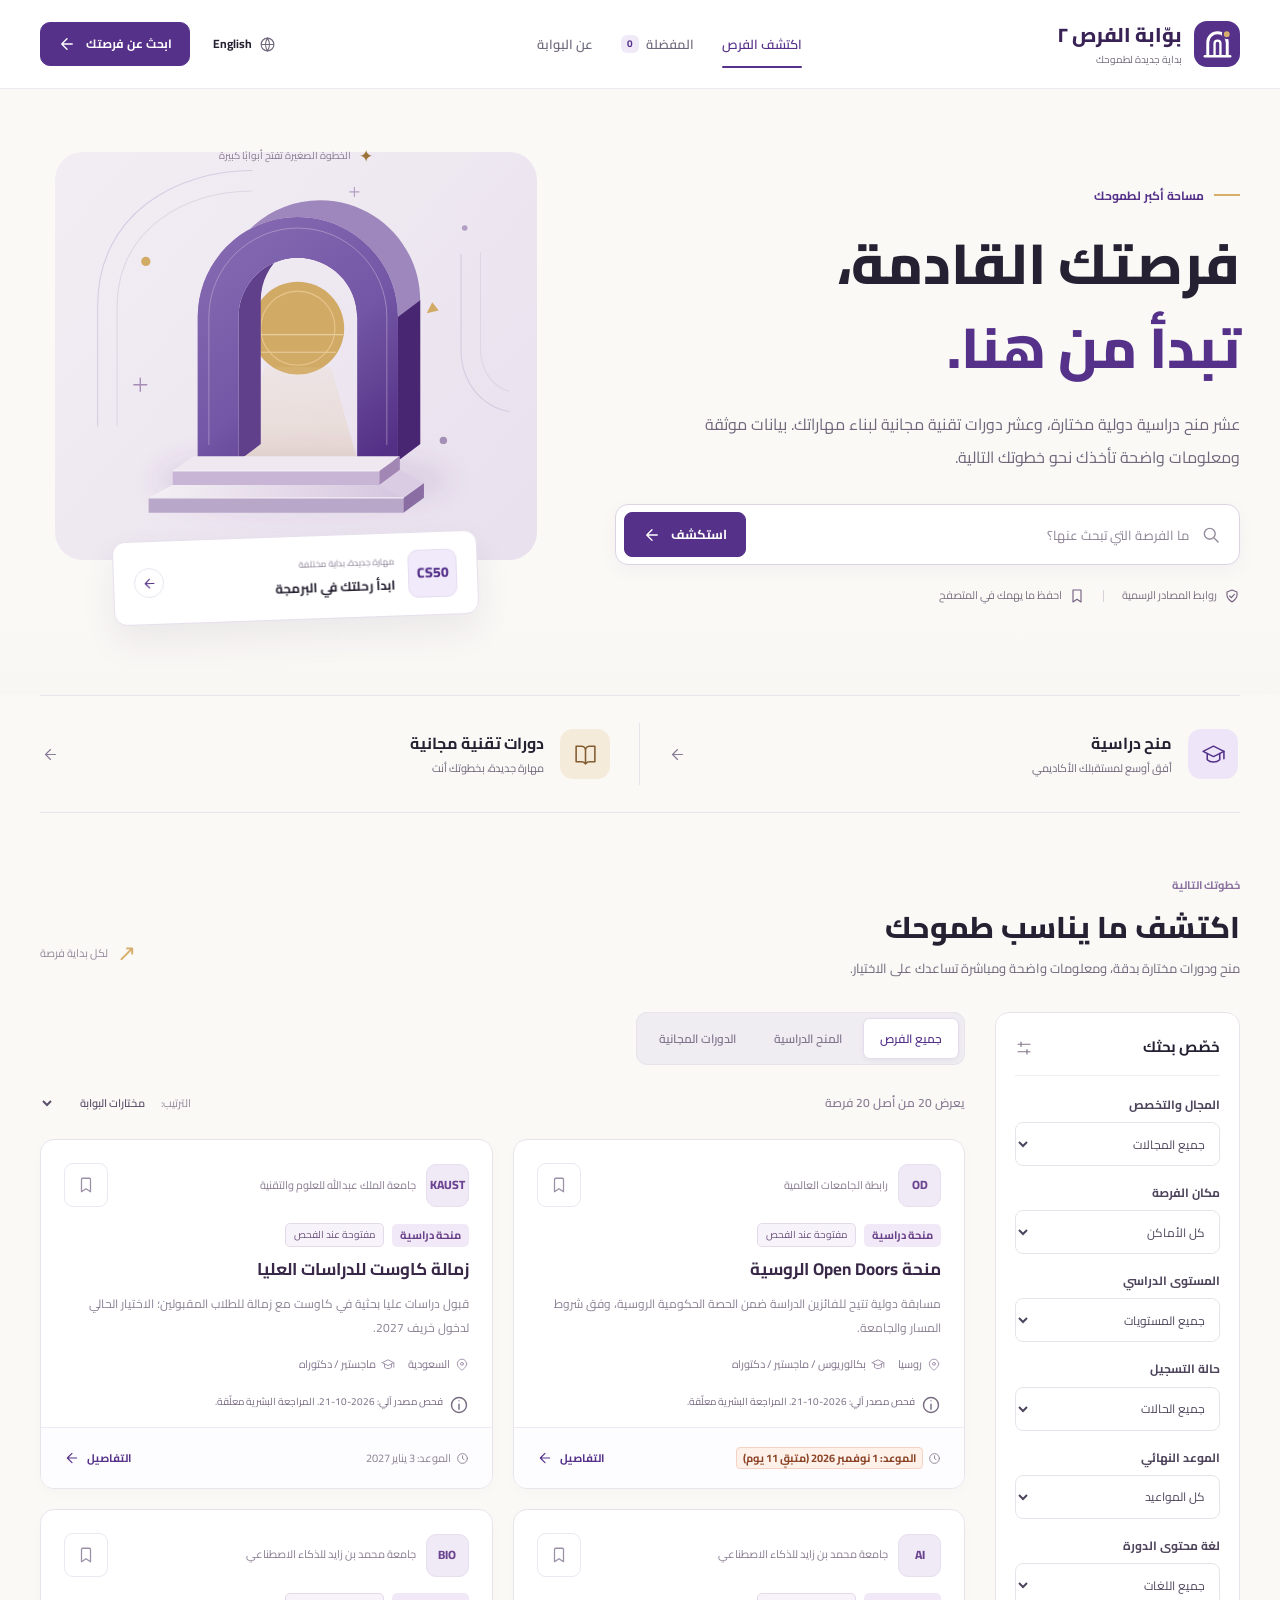
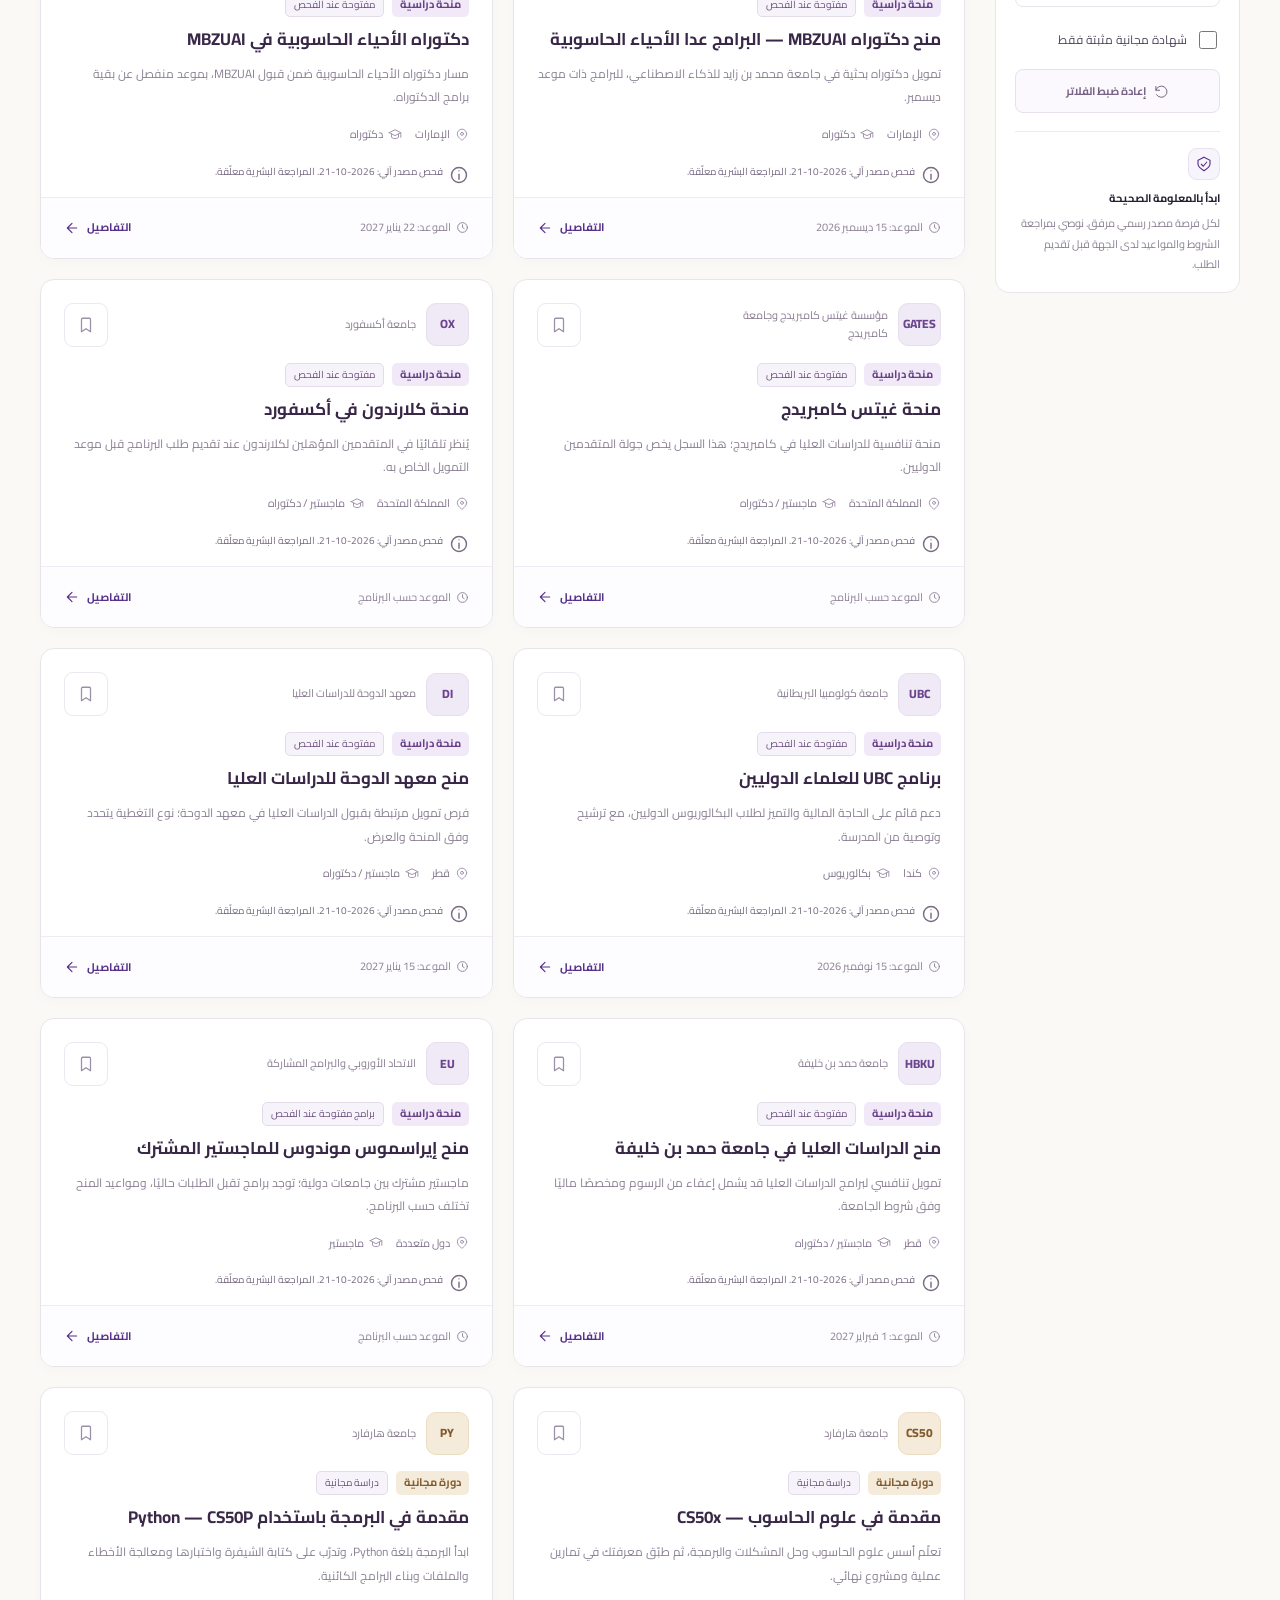
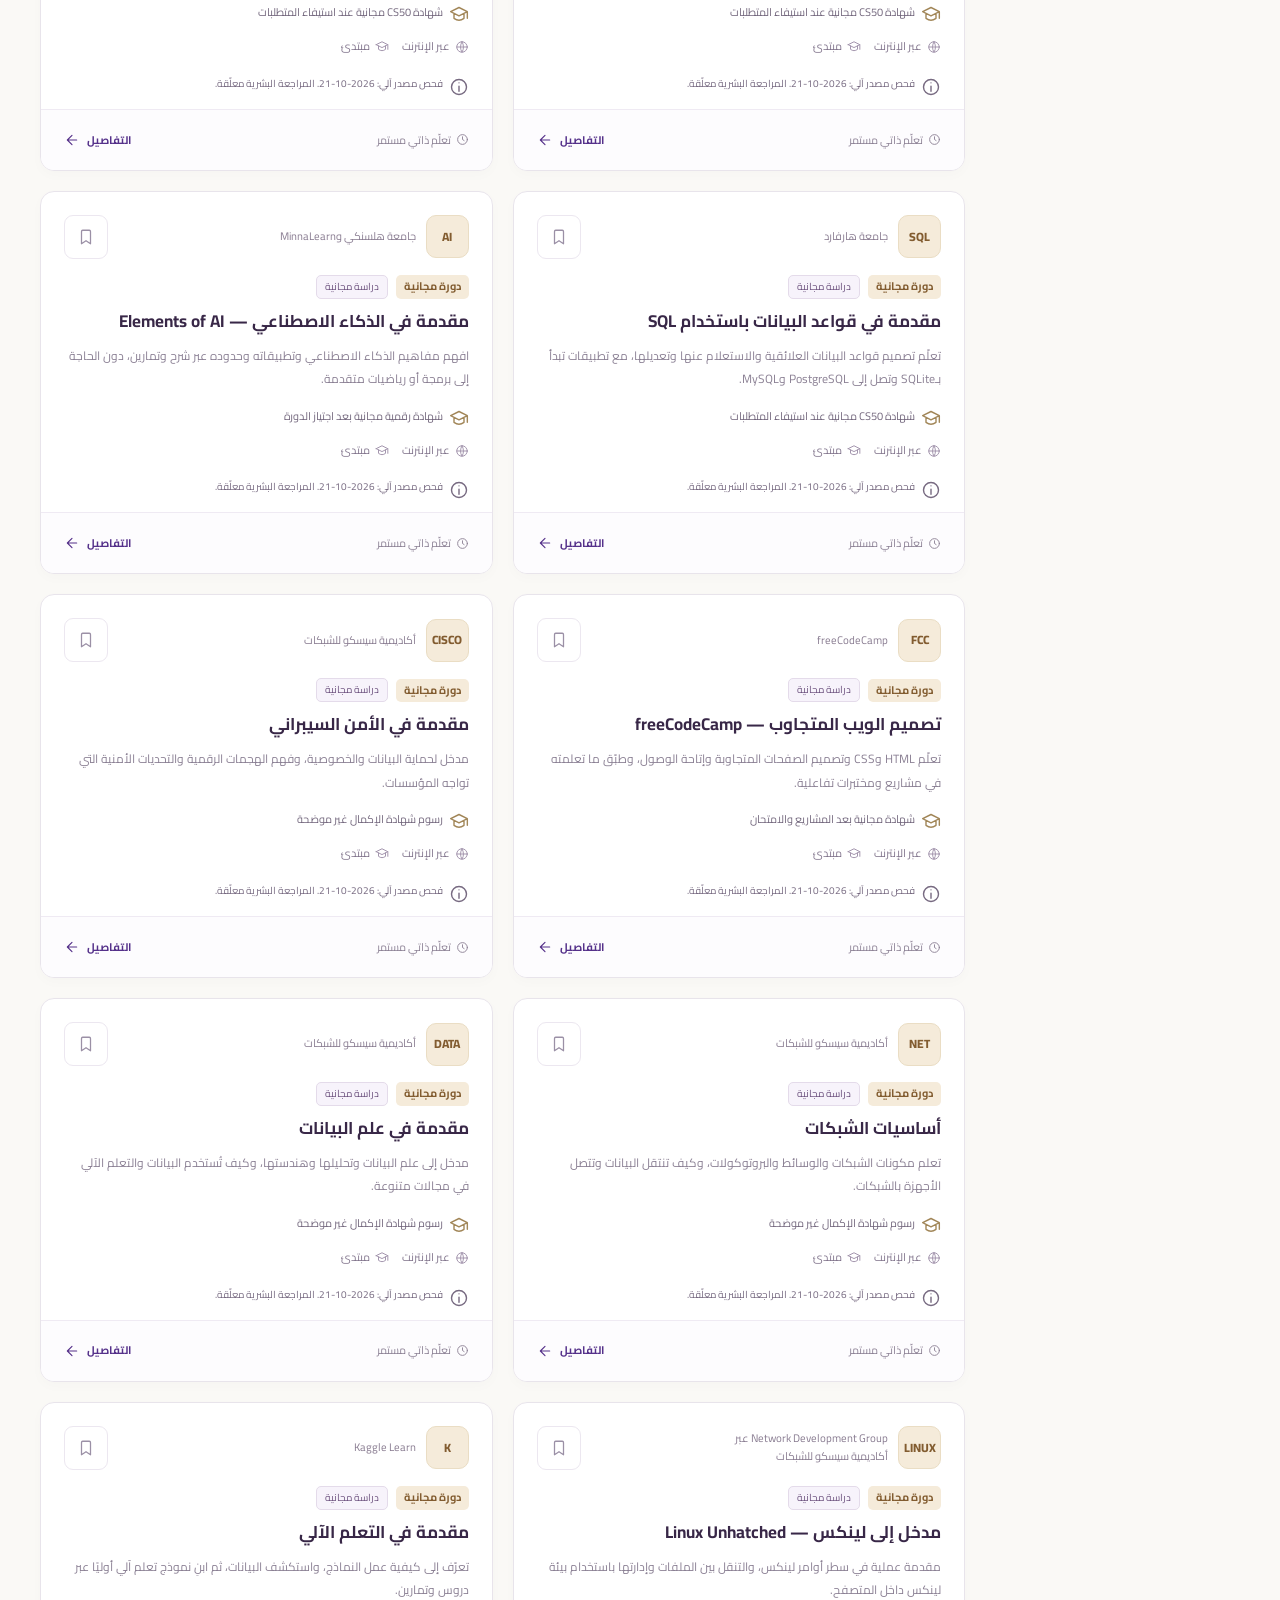
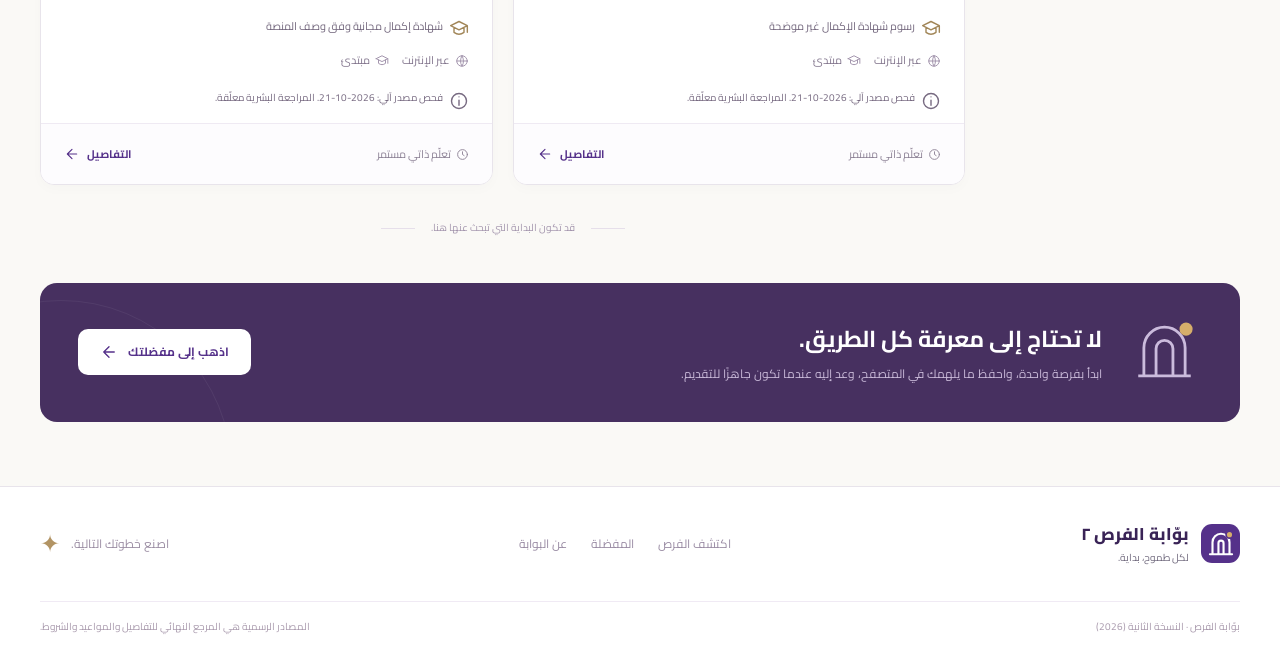
<file: index.html>
<!doctype html>
<html lang="ar" dir="rtl">
<head>
  <meta charset="utf-8">
  <meta name="viewport" content="width=device-width, initial-scale=1, viewport-fit=cover">
  <meta http-equiv="Content-Security-Policy" content="default-src 'self'; img-src 'self' data:; style-src 'self' 'unsafe-inline'; font-src 'self'; script-src 'self'; connect-src 'self';">
  <meta name="theme-color" content="#55318A">
  <meta name="description" content="بوابة الفرص ٢: استكشف المنح الدراسية والدورات التقنية المجانية بمعلومات موثقة وروابط مباشرة.">
  <title>استكشف الفرص | بوّابة الفرص </title>
  <link rel="icon" type="image/svg+xml" href="assets/icons/favicon.svg">
  <link rel="manifest" href="manifest.webmanifest">
  <link rel="stylesheet" href="assets/css/styles.css">
  <script type="module" src="assets/js/list.js"></script>
</head>
<body>
  <a class="skip-link" href="#main" data-ar="انتقل إلى المحتوى" data-en="Skip to content">انتقل إلى المحتوى</a>

  <div id="offline-banner" class="offline-banner hidden" role="status" aria-live="polite">
    <span data-ar="أنت دون اتصال الآن. ستحتاج إلى الإنترنت لزيارة الروابط الرسمية." data-en="You are offline. An internet connection is needed for official links.">أنت دون اتصال الآن. ستحتاج إلى الإنترنت لزيارة الروابط الرسمية.</span>
  </div>

  <header class="site-header">
    <div class="container nav-shell">
      <a class="brand" href="index.html" aria-label="بوابة الفرص — الرئيسية" data-label-ar="بوابة الفرص — الرئيسية" data-label-en="Opportunity Gateway — home">
        <span class="brand-mark" aria-hidden="true">
          <svg viewBox="0 0 40 40" fill="none">
            <path d="M10 31V18a10 10 0 0 1 20 0v13" stroke="currentColor" stroke-width="3" stroke-linecap="round"/>
            <path d="M17 31V19a3 3 0 0 1 6 0v12" stroke="currentColor" stroke-width="2.4"/>
            <path d="M7 32h26" stroke="currentColor" stroke-width="2.5" stroke-linecap="round"/>
            <circle cx="29.5" cy="9.5" r="4" fill="#D6AE6A" stroke="#55318A" stroke-width="2"/>
          </svg>
        </span>
        <span class="brand-text">
          <strong data-ar="بوّابة الفرص ٢" data-en="Opportunity Gateway 2">بوّابة الفرص ٢</strong>
          <small data-ar="بداية جديدة لطموحك" data-en="A new beginning for your ambition">بداية جديدة لطموحك</small>
        </span>
      </a>

      <nav class="desktop-nav" aria-label="التنقل الرئيسي" data-label-ar="التنقل الرئيسي" data-label-en="Main navigation">
        <a href="index.html" class="nav-link is-active" aria-current="page">
          <span data-ar="اكتشف الفرص" data-en="Explore">اكتشف الفرص</span>
        </a>
        <a href="favorites.html" class="nav-link">
          <span data-ar="المفضلة" data-en="Saved">المفضلة</span>
          <span id="saved-count" class="saved-count">0</span>
        </a>
        <a href="about.html" class="nav-link">
          <span data-ar="عن البوابة" data-en="About">عن البوابة</span>
        </a>
      </nav>

      <div class="header-actions">
        <button id="language-button" class="language-button" type="button" aria-label="Switch to English" lang="en">
          <svg class="icon" viewBox="0 0 24 24" fill="none" stroke="currentColor" stroke-width="1.6" aria-hidden="true">
            <circle cx="12" cy="12" r="9"/>
            <path d="M3 12h18M12 3a17 17 0 0 1 0 18 17 17 0 0 1 0-18Z"/>
          </svg>
          <span>English</span>
        </button>

        <button id="header-search-cta" class="btn btn-primary header-cta" type="button">
          <span data-ar="ابحث عن فرصتك" data-en="Find your next step">ابحث عن فرصتك</span>
          <svg class="icon flow-arrow" viewBox="0 0 24 24" fill="none" stroke="currentColor" stroke-width="1.8" aria-hidden="true">
            <path d="M19 12H5m7-7-7 7 7 7" stroke-linecap="round" stroke-linejoin="round"/>
          </svg>
        </button>

        <button id="menu-button" class="icon-button menu-button" type="button" aria-controls="mobile-nav" aria-expanded="false" aria-label="فتح القائمة" data-label-ar="فتح القائمة" data-label-en="Open menu">
          <svg class="icon" viewBox="0 0 24 24" fill="none" stroke="currentColor" stroke-width="1.8" aria-hidden="true">
            <path d="M4 6h16M4 12h16M4 18h16" stroke-linecap="round"/>
          </svg>
        </button>
      </div>
    </div>

    <nav id="mobile-nav" class="mobile-nav" hidden aria-label="التنقل على الهاتف" data-label-ar="التنقل على الهاتف" data-label-en="Mobile navigation">
      <a href="index.html" class="nav-link is-active" aria-current="page">
        <span data-ar="اكتشف الفرص" data-en="Explore opportunities">اكتشف الفرص</span>
      </a>
      <a href="favorites.html" class="nav-link">
        <span data-ar="المفضلة" data-en="Saved opportunities">المفضلة</span>
      </a>
      <a href="about.html" class="nav-link">
        <span data-ar="عن البوابة" data-en="About the gateway">عن البوابة</span>
      </a>
    </nav>
  </header>

  <main id="main" tabindex="-1">
    <!-- Hero Section -->
    <section class="hero">
      <div class="container hero-grid">
        <div class="hero-copy">
          <div class="eyebrow">
            <span class="eyebrow-line" aria-hidden="true"></span>
            <span data-ar="مساحة أكبر لطموحك" data-en="MORE ROOM FOR YOUR AMBITION">مساحة أكبر لطموحك</span>
          </div>
          <h1>
            <span data-ar="فرصتك القادمة،" data-en="Your next chapter">فرصتك القادمة،</span><br>
            <span class="hero-accent" data-ar="تبدأ من هنا." data-en="starts here.">تبدأ من هنا.</span>
          </h1>
          <p class="hero-description" data-ar="عشر منح دراسية دولية مختارة، وعشر دورات تقنية مجانية لبناء مهاراتك. بيانات موثقة ومعلومات واضحة تأخذك نحو خطوتك التالية." data-en="Ten selected international scholarships and ten free tech courses. Verified data and transparent guidance for your next step.">
            عشر منح دراسية دولية مختارة، وعشر دورات تقنية مجانية لبناء مهاراتك. بيانات موثقة ومعلومات واضحة تأخذك نحو خطوتك التالية.
          </p>

          <form id="search-form" class="search-box" role="search">
            <svg class="icon search-symbol" viewBox="0 0 24 24" fill="none" stroke="currentColor" stroke-width="1.7" aria-hidden="true">
              <circle cx="10.5" cy="10.5" r="6.5"/>
              <path d="m16 16 4.5 4.5" stroke-linecap="round"/>
            </svg>
            <label for="search-input" class="sr-only" data-ar="ابحث عن فرصة أو جهة أو مجال" data-en="Search for an opportunity, provider or field">ابحث عن فرصة أو جهة أو مجال</label>
            <input id="search-input" type="search" autocomplete="off" placeholder="ما الفرصة التي تبحث عنها؟" data-placeholder-ar="ما الفرصة التي تبحث عنها؟" data-placeholder-en="What would you like to explore?">
            <button class="btn btn-primary" type="submit">
              <span data-ar="استكشف" data-en="Search">استكشف</span>
              <svg class="icon flow-arrow" viewBox="0 0 24 24" fill="none" stroke="currentColor" stroke-width="1.8" aria-hidden="true">
                <path d="M19 12H5m7-7-7 7 7 7" stroke-linecap="round" stroke-linejoin="round"/>
              </svg>
            </button>
          </form>

          <div class="hero-trust">
            <span>
              <svg class="icon" viewBox="0 0 24 24" fill="none" stroke="currentColor" stroke-width="1.7" aria-hidden="true">
                <path d="M12 3 4.5 6v5c0 5 7.5 10 7.5 10s7.5-5 7.5-10V6L12 3Z" stroke-linejoin="round"/>
                <path d="m8.5 12 2.5 2.5 4.5-5" stroke-linecap="round"/>
              </svg>
              <span data-ar="روابط المصادر الرسمية" data-en="Official source links">روابط المصادر الرسمية</span>
            </span>
            <span class="trust-divider" aria-hidden="true"></span>
            <span>
              <svg class="icon" viewBox="0 0 24 24" fill="none" stroke="currentColor" stroke-width="1.7" aria-hidden="true">
                <path d="M6 3h12v18l-6-4-6 4V3Z" stroke-linejoin="round"/>
              </svg>
              <span data-ar="احفظ ما يهمك في المتصفح" data-en="Save in your browser">احفظ ما يهمك في المتصفح</span>
            </span>
          </div>
        </div>

        <div class="hero-visual">
          <div class="visual-caption">
            <span class="caption-star" aria-hidden="true">✦</span>
            <span data-ar="الخطوة الصغيرة تفتح أبوابًا كبيرة" data-en="Small steps. New possibilities.">الخطوة الصغيرة تفتح أبوابًا كبيرة</span>
          </div>
          <img class="gateway-art" src="assets/icons/gateway.svg" width="520" height="440" alt="بوابة بنفسجية مفتوحة نحو آفاق جديدة" data-label-ar="بوابة بنفسجية مفتوحة نحو آفاق جديدة" data-label-en="A purple gateway opening towards new possibilities">
          <a class="featured-mini" href="detail.html?id=course-001">
            <span class="mini-mark">CS50</span>
            <span class="mini-copy">
              <small data-ar="مهارة جديدة، بداية مختلفة" data-en="A new skill. A fresh start.">مهارة جديدة، بداية مختلفة</small>
              <strong data-ar="ابدأ رحلتك في البرمجة" data-en="Start your coding journey">ابدأ رحلتك في البرمجة</strong>
            </span>
            <span class="mini-arrow" aria-hidden="true">
              <svg class="icon flow-arrow" viewBox="0 0 24 24" fill="none" stroke="currentColor" stroke-width="1.7">
                <path d="M19 12H5m7-7-7 7 7 7" stroke-linecap="round" stroke-linejoin="round"/>
              </svg>
            </span>
          </a>
        </div>
      </div>
    </section>

    <!-- Exactly TWO pathways: Scholarships and Free Courses -->
    <div class="container pathway-wrap">
      <div class="pathways" aria-label="مسارات الفرص" data-label-ar="مسارات الفرص" data-label-en="Opportunity pathways">
        <button class="pathway" type="button" data-pathway-kind="scholarship">
          <span class="pathway-icon violet">
            <svg class="icon" viewBox="0 0 24 24" fill="none" stroke="currentColor" stroke-width="1.5" aria-hidden="true">
              <path d="m2 9 10-5 10 5-10 5L2 9Z" stroke-linejoin="round"/>
              <path d="M6 11v6c3 3 9 3 12 0v-6M22 9v7" stroke-linecap="round"/>
            </svg>
          </span>
          <span class="pathway-copy">
            <strong data-ar="منح دراسية" data-en="Scholarships">منح دراسية</strong>
            <small data-ar="أفق أوسع لمستقبلك الأكاديمي" data-en="A wider academic horizon">أفق أوسع لمستقبلك الأكاديمي</small>
          </span>
          <svg class="icon flow-arrow" viewBox="0 0 24 24" fill="none" stroke="currentColor" stroke-width="1.7" aria-hidden="true">
            <path d="M19 12H5m7-7-7 7 7 7" stroke-linecap="round" stroke-linejoin="round"/>
          </svg>
        </button>

        <button class="pathway" type="button" data-pathway-kind="course">
          <span class="pathway-icon gold">
            <svg class="icon" viewBox="0 0 24 24" fill="none" stroke="currentColor" stroke-width="1.5" aria-hidden="true">
              <path d="M3 4h5a4 4 0 0 1 4 4v13a5 5 0 0 0-4-2H3V4ZM21 4h-5a4 4 0 0 0-4 4v13a5 5 0 0 1 4-2h5V4Z" stroke-linejoin="round"/>
            </svg>
          </span>
          <span class="pathway-copy">
            <strong data-ar="دورات تقنية مجانية" data-en="Free Tech Courses">دورات تقنية مجانية</strong>
            <small data-ar="مهارة جديدة، بخطوتك أنت" data-en="Build a skill at your pace">مهارة جديدة، بخطوتك أنت</small>
          </span>
          <svg class="icon flow-arrow" viewBox="0 0 24 24" fill="none" stroke="currentColor" stroke-width="1.7" aria-hidden="true">
            <path d="M19 12H5m7-7-7 7 7 7" stroke-linecap="round" stroke-linejoin="round"/>
          </svg>
        </button>
      </div>
    </div>

    <!-- Explore & Listing Section -->
    <section class="explore-section container" id="opportunities" aria-labelledby="results-heading">
      <div class="section-heading">
        <div>
          <div class="eyebrow subtle">
            <span data-ar="خطوتك التالية" data-en="YOUR NEXT STEP">خطوتك التالية</span>
          </div>
          <h2 id="results-heading" data-ar="اكتشف ما يناسب طموحك" data-en="Discover your next possibility">اكتشف ما يناسب طموحك</h2>
          <p data-ar="منح ودورات مختارة بدقة، ومعلومات واضحة ومباشرة تساعدك على الاختيار." data-en="Carefully selected opportunities and programmes with transparent information.">منح ودورات مختارة بدقة، ومعلومات واضحة ومباشرة تساعدك على الاختيار.</p>
        </div>
        <span class="section-label">
          <span aria-hidden="true">↗</span>
          <span data-ar="لكل بداية فرصة" data-en="Every beginning, a possibility">لكل بداية فرصة</span>
        </span>
      </div>

      <div class="listing-layout">
        <!-- Sidebar Filters -->
        <aside class="filters" id="filters">
          <div class="filter-heading">
            <h3 data-ar="خصّص بحثك" data-en="Refine your search">خصّص بحثك</h3>
            <svg class="icon" viewBox="0 0 24 24" fill="none" stroke="currentColor" stroke-width="1.6" aria-hidden="true">
              <path d="M4 7h16M4 17h16M8 4v6M16 14v6" stroke-linecap="round"/>
            </svg>
          </div>

          <div class="filter-field">
            <label for="field-filter" data-ar="المجال والتخصص" data-en="Field">المجال والتخصص</label>
            <select id="field-filter">
              <option value="all" data-ar="جميع المجالات" data-en="All fields">جميع المجالات</option>
              <option value="technology" data-ar="التقنية والحاسوب" data-en="Technology & computing">التقنية والحاسوب</option>
              <option value="business" data-ar="الأعمال والإدارة" data-en="Business & management">الأعمال والإدارة</option>
              <option value="general" data-ar="تخصصات متعددة" data-en="Multiple fields">تخصصات متعددة</option>
            </select>
          </div>

          <div class="filter-field">
            <label for="place-filter" data-ar="مكان الفرصة" data-en="Location">مكان الفرصة</label>
            <select id="place-filter">
              <option value="all" data-ar="كل الأماكن" data-en="All locations">كل الأماكن</option>
              <option value="online" data-ar="عبر الإنترنت" data-en="Online">عبر الإنترنت</option>
              <option value="abroad" data-ar="دراسة خارجية" data-en="Study abroad">دراسة خارجية</option>
              <option value="mixed" data-ar="بحسب البرنامج" data-en="Varies by programme">بحسب البرنامج</option>
            </select>
          </div>

          <div class="filter-field">
            <label for="level-filter" data-ar="المستوى الدراسي" data-en="Study Level">المستوى الدراسي</label>
            <select id="level-filter">
              <option value="all" data-ar="جميع المستويات" data-en="All levels">جميع المستويات</option>
              <option value="bachelor" data-ar="بكالوريوس" data-en="Bachelor’s">بكالوريوس</option>
              <option value="master" data-ar="ماجستير" data-en="Master’s">ماجستير</option>
              <option value="phd" data-ar="دكتوراه" data-en="PhD">دكتوراه</option>
              <option value="beginner" data-ar="مبتدئ (دورات)" data-en="Beginner (courses)">مبتدئ (دورات)</option>
            </select>
          </div>

          <div class="filter-field">
            <label for="status-filter" data-ar="حالة التسجيل" data-en="Registration Status">حالة التسجيل</label>
            <select id="status-filter">
              <option value="all" data-ar="جميع الحالات" data-en="All statuses">جميع الحالات</option>
              <option value="open" data-ar="مفتوحة عند الفحص" data-en="Open at check date">مفتوحة عند الفحص</option>
              <option value="self_paced" data-ar="تعلّم ذاتي مستمر" data-en="Self-paced learning">تعلّم ذاتي مستمر</option>
              <option value="upcoming" data-ar="قادمة" data-en="Upcoming">قادمة</option>
            </select>
          </div>

          <div class="filter-field">
            <label for="deadline-filter" data-ar="الموعد النهائي" data-en="Deadline range">الموعد النهائي</label>
            <select id="deadline-filter">
              <option value="all" data-ar="كل المواعيد" data-en="All deadlines">كل المواعيد</option>
              <option value="14_days" data-ar="ينتهي خلال 14 يومًا" data-en="Closing within 14 days">ينتهي خلال 14 يومًا</option>
              <option value="30_days" data-ar="ينتهي خلال 30 يومًا" data-en="Closing within 30 days">ينتهي خلال 30 يومًا</option>
            </select>
          </div>

          <!-- Course-specific subfilters -->
          <div id="course-filter-group" class="filter-field">
            <label for="course-lang-filter" data-ar="لغة محتوى الدورة" data-en="Course content language">لغة محتوى الدورة</label>
            <select id="course-lang-filter">
              <option value="all" data-ar="جميع اللغات" data-en="All languages">جميع اللغات</option>
              <option value="ar" data-ar="العربية متاحة" data-en="Arabic available">العربية متاحة</option>
              <option value="en" data-ar="الإنجليزية" data-en="English">الإنجليزية</option>
            </select>
          </div>

          <label class="filter-checkbox" id="free-cert-wrapper">
            <input type="checkbox" id="free-cert-filter">
            <span data-ar="شهادة مجانية مثبتة فقط" data-en="Verified free certificate only">شهادة مجانية مثبتة فقط</span>
          </label>

          <button id="clear-filters" class="reset-button" type="button">
            <svg class="icon" viewBox="0 0 24 24" fill="none" stroke="currentColor" stroke-width="1.6" aria-hidden="true">
              <path d="M3 10a9 9 0 1 1 1 7M3 4v6h6" stroke-linecap="round" stroke-linejoin="round"/>
            </svg>
            <span data-ar="إعادة ضبط الفلاتر" data-en="Reset filters">إعادة ضبط الفلاتر</span>
          </button>

          <div class="filter-note">
            <span class="note-icon" aria-hidden="true">
              <svg class="icon" viewBox="0 0 24 24" fill="none" stroke="currentColor" stroke-width="1.5">
                <path d="m12 3 8 4v5c0 4-8 9-8 9s-8-5-8-9V7l8-4Z"/>
                <path d="m8 12 3 3 5-6"/>
              </svg>
            </span>
            <strong data-ar="ابدأ بالمعلومة الصحيحة" data-en="Start with the right information">ابدأ بالمعلومة الصحيحة</strong>
            <p data-ar="لكل فرصة مصدر رسمي مرفق. نوصي بمراجعة الشروط والمواعيد لدى الجهة قبل تقديم الطلب." data-en="Every opportunity links to its official source. Review provider requirements and dates before applying.">لكل فرصة مصدر رسمي مرفق. نوصي بمراجعة الشروط والمواعيد لدى الجهة قبل تقديم الطلب.</p>
          </div>
        </aside>

        <!-- Main Listing Content -->
        <div class="listing-content">
          <!-- Exactly TWO category tabs (+ all) -->
          <div class="category-tabs" role="group" aria-label="نوع الفرصة" data-label-ar="نوع الفرصة" data-label-en="Opportunity type">
            <button class="category-tab is-active" type="button" data-kind="all" aria-pressed="true">
              <span data-ar="جميع الفرص" data-en="All opportunities">جميع الفرص</span>
            </button>
            <button class="category-tab" type="button" data-kind="scholarship" aria-pressed="false">
              <span data-ar="المنح الدراسية" data-en="Scholarships">المنح الدراسية</span>
            </button>
            <button class="category-tab" type="button" data-kind="course" aria-pressed="false">
              <span data-ar="الدورات المجانية" data-en="Free Courses">الدورات المجانية</span>
            </button>
          </div>

          <div class="results-toolbar">
            <span id="results-count" class="results-count" role="status" aria-live="polite"></span>

            <div class="toolbar-controls">
              <button type="button" id="filter-toggle" class="filter-toggle" aria-controls="filters" aria-expanded="false">
                <svg class="icon" viewBox="0 0 24 24" fill="none" stroke="currentColor" stroke-width="1.7" aria-hidden="true">
                  <path d="M4 7h16M4 17h16M8 4v6M16 14v6" stroke-linecap="round"/>
                </svg>
                <span data-ar="الفلاتر" data-en="Filters">الفلاتر</span>
              </button>

              <label for="sort-select" class="sort-label">
                <span data-ar="الترتيب:" data-en="Sort:">الترتيب:</span>
                <select id="sort-select">
                  <option value="recommended" data-ar="مختارات البوابة" data-en="Featured">مختارات البوابة</option>
                  <option value="title" data-ar="أبجديًا بالاسم" data-en="Alphabetically">أبجديًا بالاسم</option>
                  <option value="deadline" data-ar="أقرب موعد معلوم" data-en="Closest deadline">أقرب موعد معلوم</option>
                  <option value="verified" data-ar="الأحدث فحصًا" data-en="Recently checked">الأحدث فحصًا</option>
                </select>
              </label>
            </div>
          </div>

          <div id="active-filters" class="active-filters" aria-label="الفلاتر الفعالة" data-label-ar="الفلاتر الفعالة" data-label-en="Active filters"></div>

          <div id="results-grid" class="opportunity-grid"></div>

          <div class="results-end">
            <span></span>
            <p data-ar="قد تكون البداية التي تبحث عنها هنا." data-en="Your next beginning might be right here.">قد تكون البداية التي تبحث عنها هنا.</p>
            <span></span>
          </div>
        </div>
      </div>
    </section>

    <!-- Journey Banner -->
    <section class="container journey-section">
      <div class="journey-banner">
        <span class="journey-mark" aria-hidden="true">
          <svg viewBox="0 0 80 80" fill="none">
            <path d="M18 64V35a22 22 0 0 1 44 0v29M31 64V36a9 9 0 0 1 18 0v28" stroke="currentColor" stroke-width="3"/>
            <path d="M12 65h56" stroke="currentColor" stroke-width="3"/>
            <circle cx="63" cy="15" r="7" fill="#D6AE6A"/>
          </svg>
        </span>
        <div>
          <h2 data-ar="لا تحتاج إلى معرفة كل الطريق." data-en="You don’t need to see the whole path.">لا تحتاج إلى معرفة كل الطريق.</h2>
          <p data-ar="ابدأ بفرصة واحدة، واحفظ ما يلهمك في المتصفح، وعد إليه عندما تكون جاهزًا للتقديم." data-en="Start with one possibility. Save what inspires you in your browser, and return when ready.">ابدأ بفرصة واحدة، واحفظ ما يلهمك في المتصفح، وعد إليه عندما تكون جاهزًا للتقديم.</p>
        </div>
        <a class="btn btn-light" href="favorites.html">
          <span data-ar="اذهب إلى مفضلتك" data-en="View your saved list">اذهب إلى مفضلتك</span>
          <svg class="icon flow-arrow" viewBox="0 0 24 24" fill="none" stroke="currentColor" stroke-width="1.8" aria-hidden="true">
            <path d="M19 12H5m7-7-7 7 7 7" stroke-linecap="round" stroke-linejoin="round"/>
          </svg>
        </a>
      </div>
    </section>
  </main>

  <footer class="site-footer">
    <div class="container footer-main">
      <a class="brand footer-brand" href="index.html">
        <span class="brand-mark" aria-hidden="true">
          <svg viewBox="0 0 40 40" fill="none">
            <path d="M10 31V18a10 10 0 0 1 20 0v13M17 31V19a3 3 0 0 1 6 0v12M7 32h26" stroke="currentColor" stroke-width="2.5" stroke-linecap="round"/>
            <circle cx="30" cy="9" r="4" fill="#D6AE6A" stroke="#55318A" stroke-width="2"/>
          </svg>
        </span>
        <span class="brand-text">
          <strong data-ar="بوّابة الفرص ٢" data-en="Opportunity Gateway 2">بوّابة الفرص ٢</strong>
          <small data-ar="لكل طموح، بداية." data-en="Every ambition has a beginning.">لكل طموح، بداية.</small>
        </span>
      </a>

      <nav class="footer-nav" aria-label="روابط التذييل" data-label-ar="روابط التذييل" data-label-en="Footer navigation">
        <a href="index.html" data-ar="اكتشف الفرص" data-en="Explore">اكتشف الفرص</a>
        <a href="favorites.html" data-ar="المفضلة" data-en="Saved">المفضلة</a>
        <a href="about.html" data-ar="عن البوابة" data-en="About">عن البوابة</a>
      </nav>

      <p class="footer-motto">
        <span data-ar="اصنع خطوتك التالية." data-en="Make your next move.">اصنع خطوتك التالية.</span>
        <span aria-hidden="true">✦</span>
      </p>
    </div>

    <div class="container footer-bottom">
      <span data-ar="بوّابة الفرص · النسخة الثانية (2026)" data-en="Opportunity Gateway · Second Edition (2026)">بوّابة الفرص · النسخة الثانية (2026)</span>
      <span data-ar="المصادر الرسمية هي المرجع النهائي للتفاصيل والمواعيد والشروط." data-en="Official sources are the final reference for details, deadlines, and terms.">المصادر الرسمية هي المرجع النهائي للتفاصيل والمواعيد والشروط.</span>
    </div>
  </footer>

  <div id="toast" class="toast" role="status" aria-live="polite" aria-atomic="true"></div>

  <noscript>
    <div class="no-script">يرجى تفعيل JavaScript لتجربة البحث والتنقل وحفظ الفرص. Please enable JavaScript to explore and save opportunities.</div>
  </noscript>
</body>
</html>
</file>
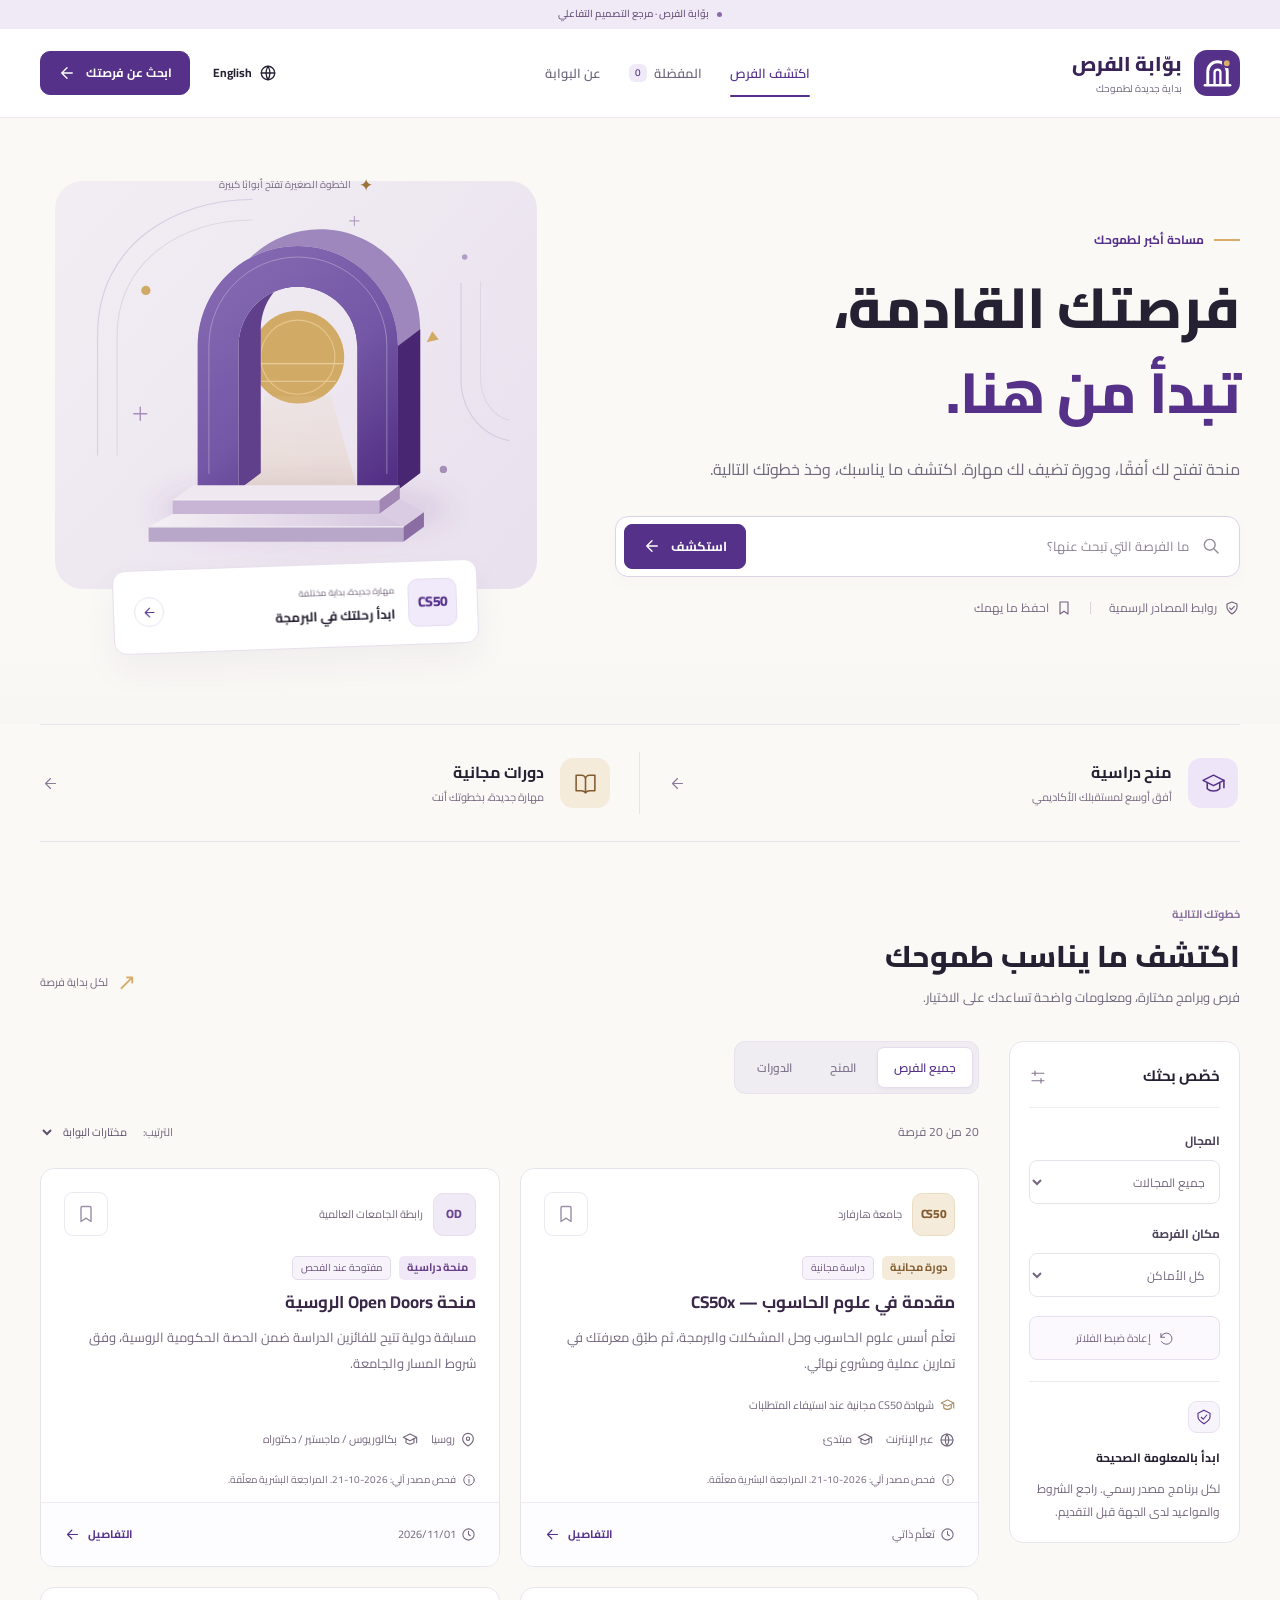
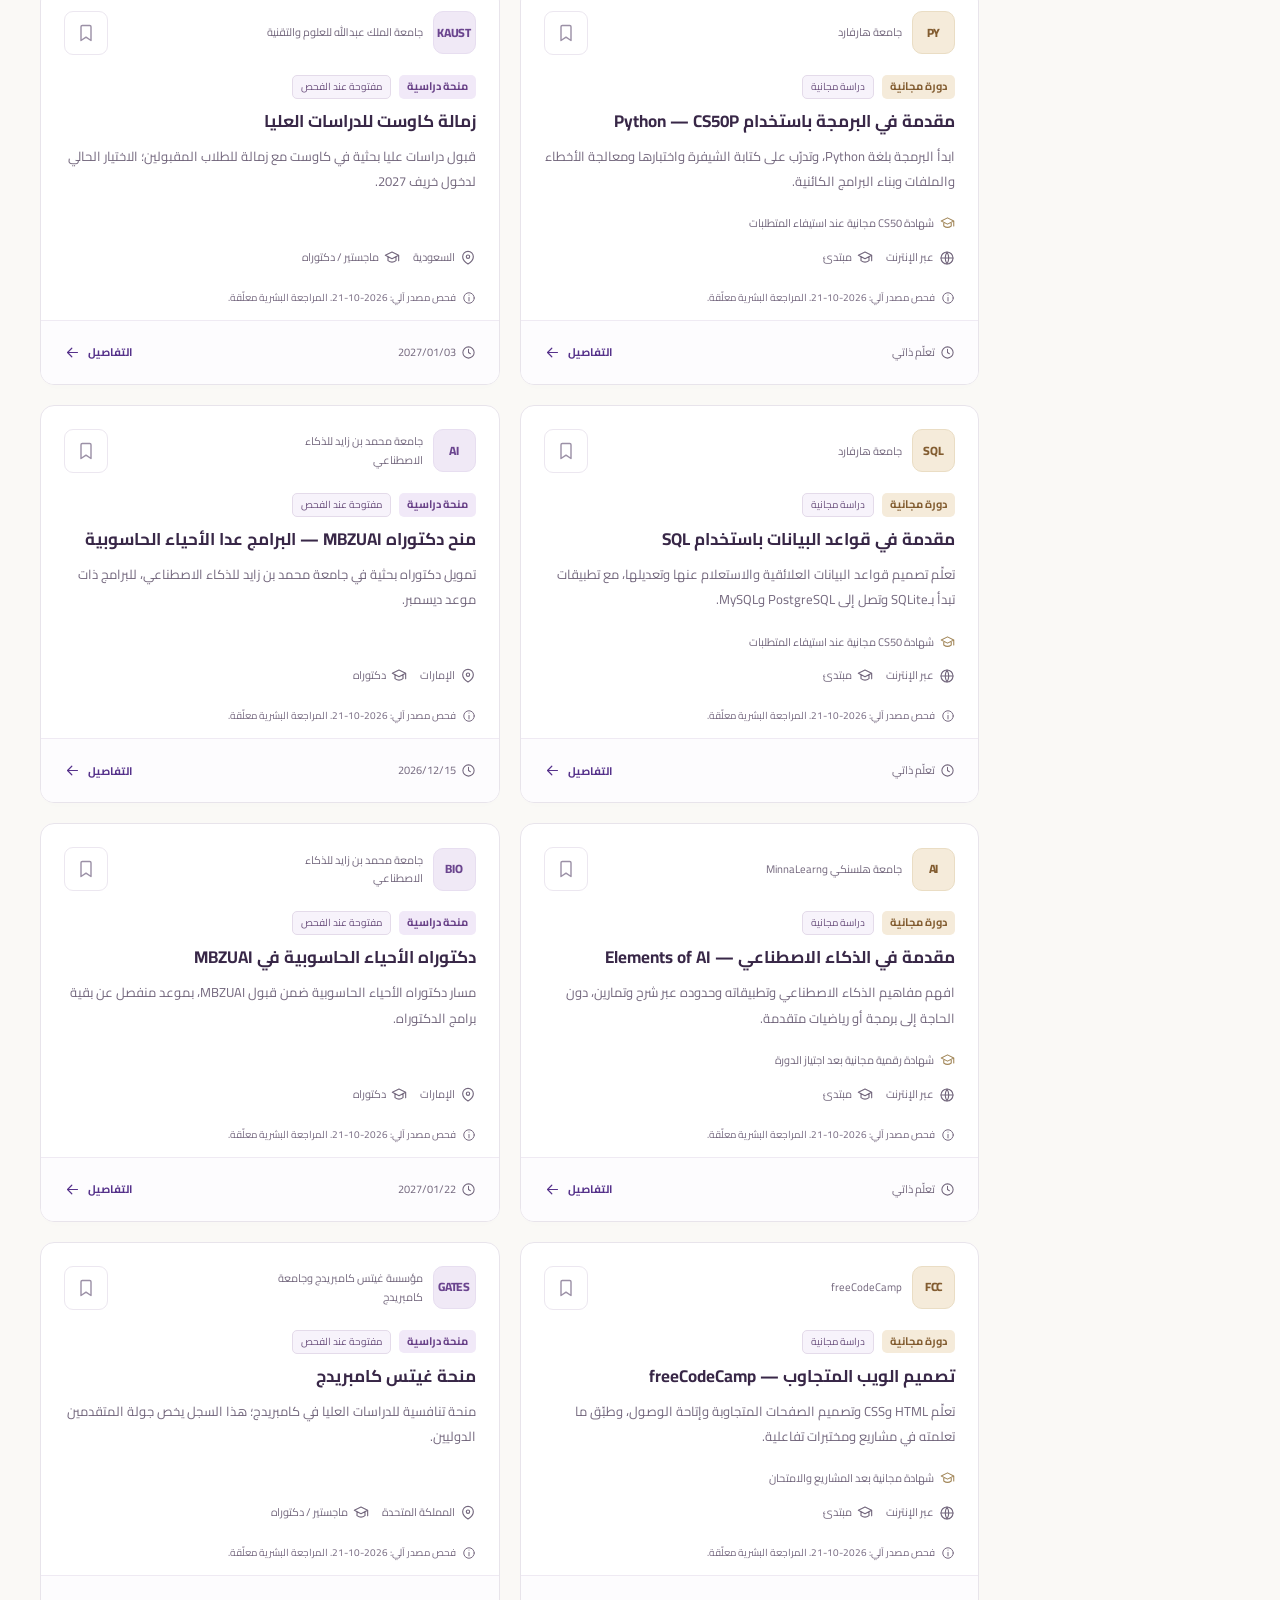
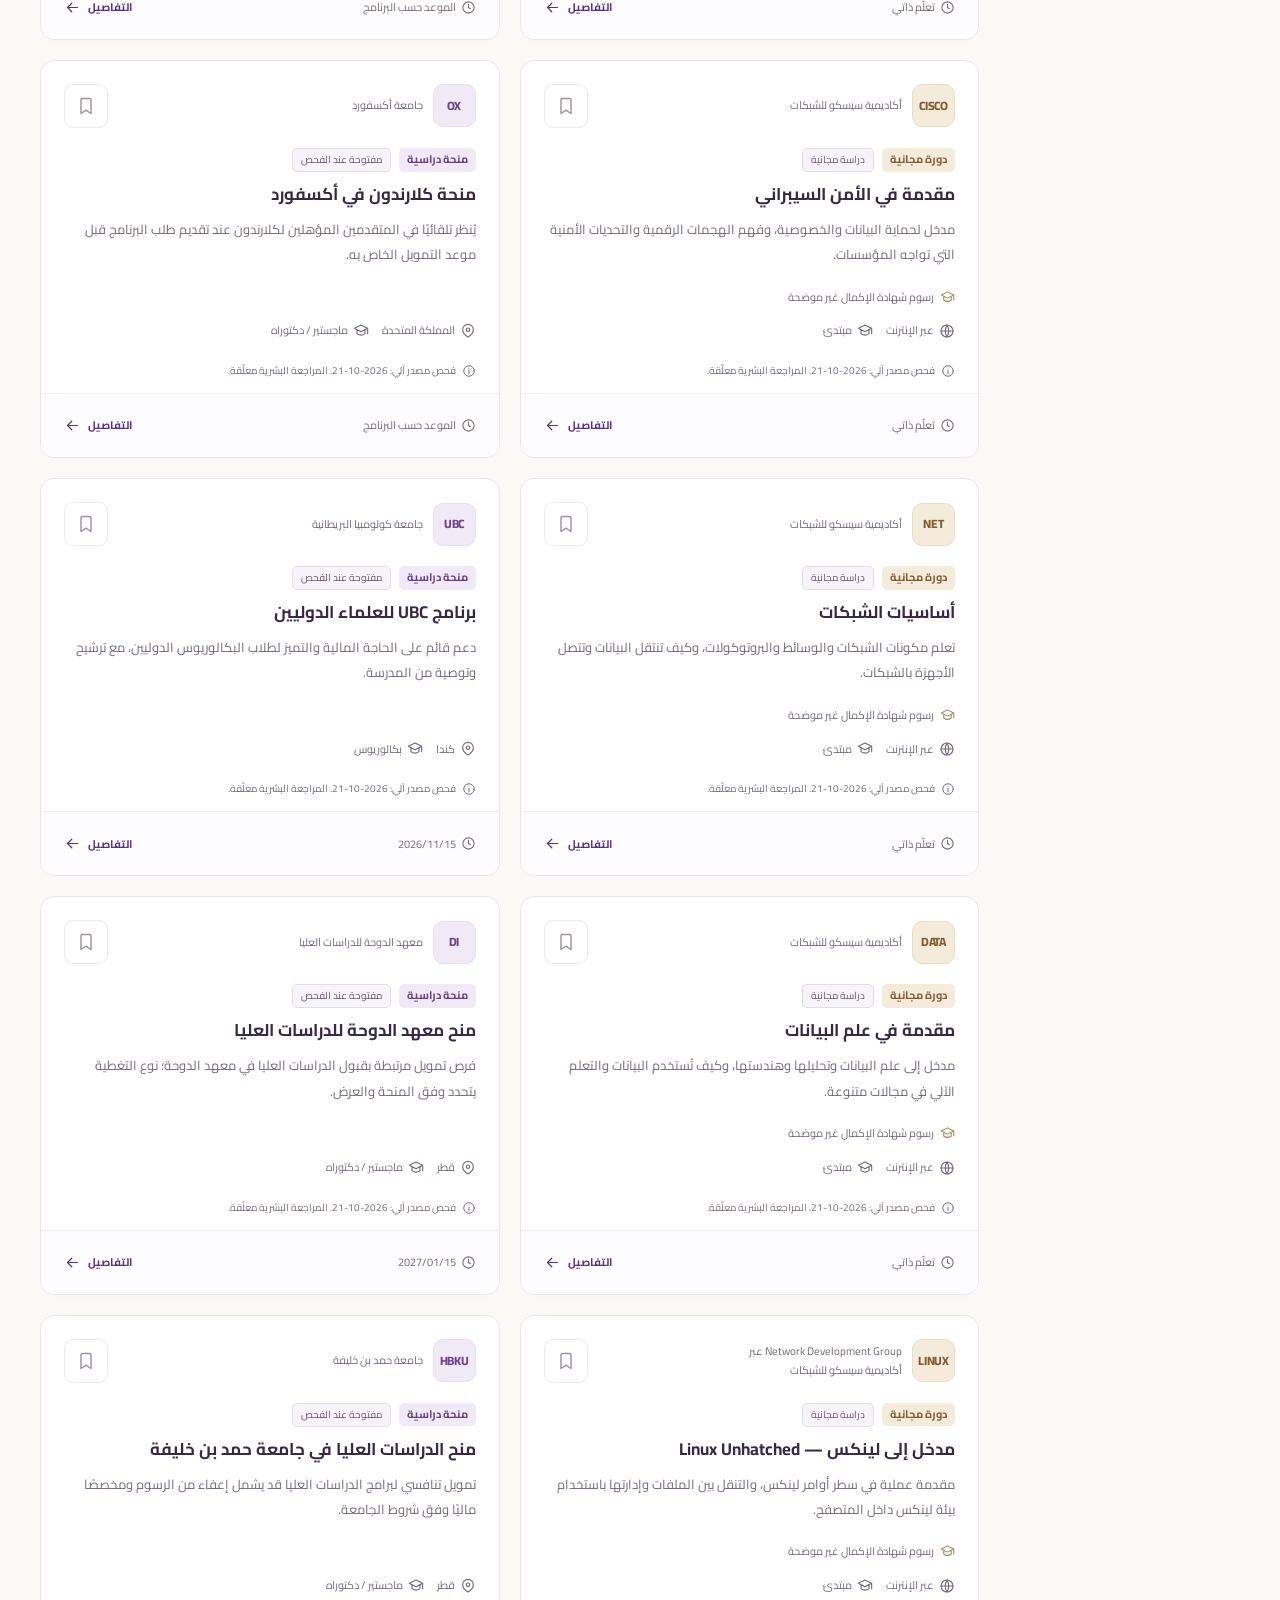
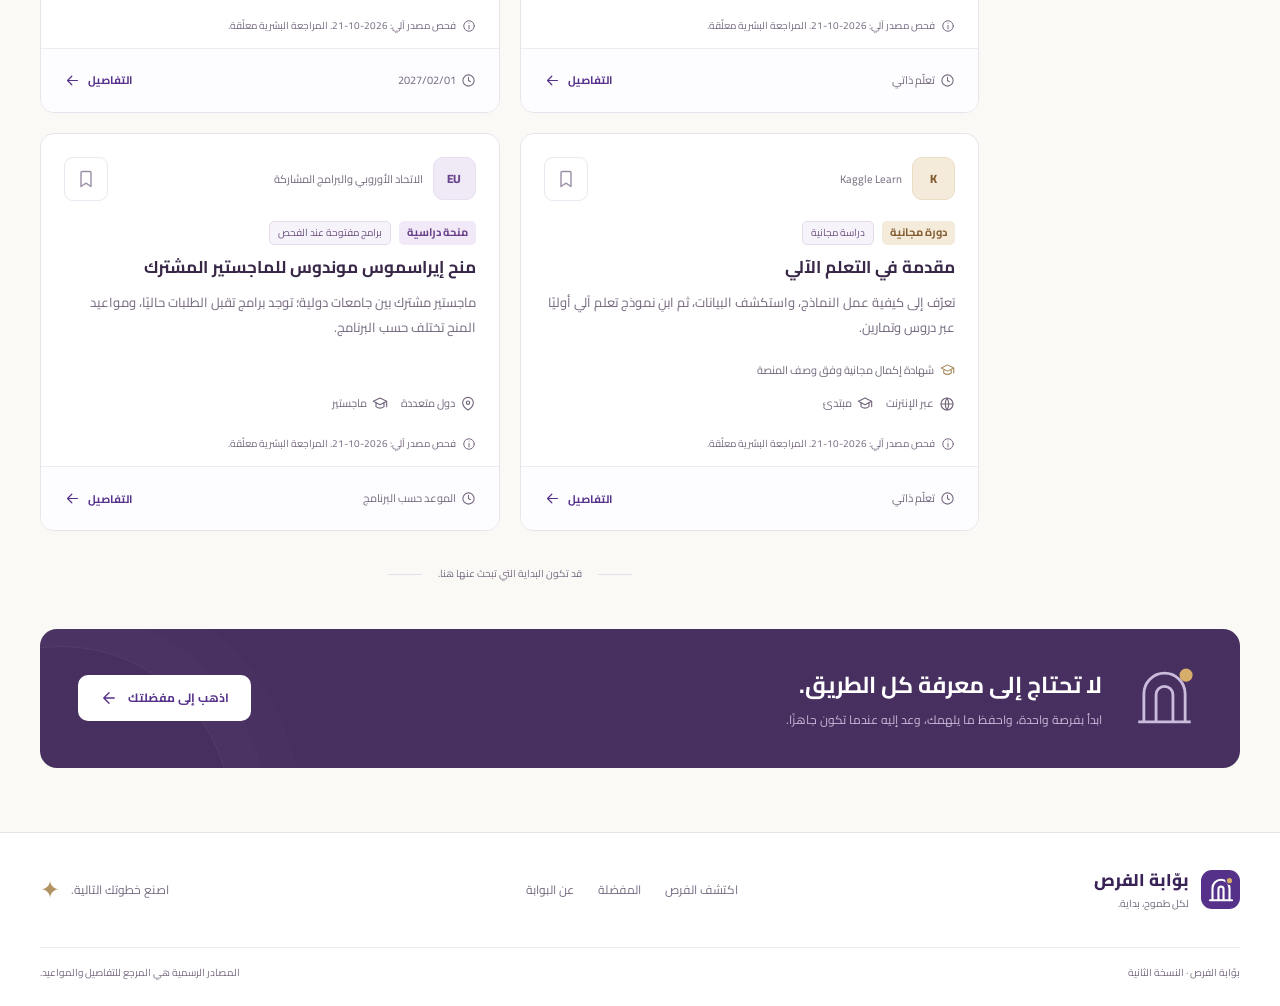
<file: design-reference/index.html>
<!doctype html>
<html lang="ar" dir="rtl">
<head>
  <meta charset="utf-8">
  <meta name="viewport" content="width=device-width,initial-scale=1,viewport-fit=cover">
  <meta name="theme-color" content="#55318a">
  <meta name="description" content="بوابة الفرص: استكشف المنح الدراسية والدورات المجانية، وافهم تفاصيلها واحفظ ما يناسبك.">
  <meta name="robots" content="noindex,nofollow">
  <title>بوّابة الفرص — بداية جديدة لطموحك</title>
  <link rel="icon" type="image/svg+xml" href="assets/favicon.svg">
  <link rel="stylesheet" href="styles.css">
  <script src="data.js" defer></script>
  <script src="app.js" defer></script>
</head>
<body>
  <a class="skip-link" href="#main" data-ar="انتقل إلى المحتوى" data-en="Skip to content">انتقل إلى المحتوى</a>
  <div class="preview-note"><span class="preview-dot" aria-hidden="true"></span><span data-ar="بوّابة الفرص · مرجع التصميم التفاعلي" data-en="Opportunity Gateway · Interactive design reference">بوّابة الفرص · مرجع التصميم التفاعلي</span></div>
  <div id="offline-banner" class="offline-banner hidden" role="status"><span data-ar="أنت دون اتصال الآن. قد تحتاج روابط المصادر إلى اتصال بالإنترنت." data-en="You are offline. Official source links may need an internet connection.">أنت دون اتصال الآن. قد تحتاج روابط المصادر إلى اتصال بالإنترنت.</span></div>
  <header class="site-header">
    <div class="container nav-shell">
      <a class="brand" href="#explore" data-page="explore" aria-label="بوابة الفرص — الرئيسية" data-label-ar="بوابة الفرص — الرئيسية" data-label-en="Opportunity Gateway — home">
        <span class="brand-mark" aria-hidden="true"><svg viewBox="0 0 40 40" fill="none"><path d="M10 31V18a10 10 0 0 1 20 0v13" stroke="currentColor" stroke-width="3" stroke-linecap="round"/><path d="M17 31V19a3 3 0 0 1 6 0v12" stroke="currentColor" stroke-width="2.4"/><path d="M7 32h26" stroke="currentColor" stroke-width="2.5" stroke-linecap="round"/><circle cx="29.5" cy="9.5" r="4" fill="#D6AE6A" stroke="#55318A" stroke-width="2"/></svg></span>
        <span class="brand-text"><strong data-ar="بوّابة الفرص" data-en="Opportunity Gateway">بوّابة الفرص</strong><small data-ar="بداية جديدة لطموحك" data-en="A new beginning for your ambition">بداية جديدة لطموحك</small></span>
      </a>
      <nav class="desktop-nav" aria-label="التنقل الرئيسي" data-label-ar="التنقل الرئيسي" data-label-en="Main navigation">
        <a href="#explore" data-page="explore" class="nav-link is-active" aria-current="page"><span data-ar="اكتشف الفرص" data-en="Explore">اكتشف الفرص</span></a>
        <a href="#favorites" data-page="favorites" class="nav-link"><span data-ar="المفضلة" data-en="Saved">المفضلة</span><span id="saved-count" class="saved-count">0</span></a>
        <a href="#about" data-page="about" class="nav-link"><span data-ar="عن البوابة" data-en="About">عن البوابة</span></a>
      </nav>
      <div class="header-actions">
        <button id="language-button" class="language-button" type="button" aria-label="Switch to English"><svg class="icon" viewBox="0 0 24 24" fill="none" stroke="currentColor" stroke-width="1.6" aria-hidden="true"><circle cx="12" cy="12" r="9"/><path d="M3 12h18M12 3a17 17 0 0 1 0 18 17 17 0 0 1 0-18Z"/></svg><span>EN</span></button>
        <button class="btn btn-primary header-cta" type="button" data-action="focus-search"><span data-ar="ابحث عن فرصتك" data-en="Find your next step">ابحث عن فرصتك</span><svg class="icon flow-arrow" viewBox="0 0 24 24" fill="none" stroke="currentColor" stroke-width="1.8" aria-hidden="true"><path d="M19 12H5m7-7-7 7 7 7" stroke-linecap="round" stroke-linejoin="round"/></svg></button>
        <button id="menu-button" class="icon-button menu-button" type="button" aria-controls="mobile-nav" aria-expanded="false" aria-label="فتح القائمة" data-label-ar="فتح القائمة" data-label-en="Open menu"><svg class="icon" viewBox="0 0 24 24" fill="none" stroke="currentColor" stroke-width="1.8" aria-hidden="true"><path d="M4 6h16M4 12h16M4 18h16" stroke-linecap="round"/></svg></button>
      </div>
    </div>
    <nav id="mobile-nav" class="mobile-nav" hidden aria-label="التنقل على الهاتف" data-label-ar="التنقل على الهاتف" data-label-en="Mobile navigation">
      <a href="#explore" data-page="explore" class="nav-link"><span data-ar="اكتشف الفرص" data-en="Explore opportunities">اكتشف الفرص</span></a>
      <a href="#favorites" data-page="favorites" class="nav-link"><span data-ar="المفضلة" data-en="Saved opportunities">المفضلة</span></a>
      <a href="#about" data-page="about" class="nav-link"><span data-ar="عن البوابة" data-en="About the gateway">عن البوابة</span></a>
    </nav>
  </header>
  <main id="main" tabindex="-1">
    <section id="page-explore" class="page">
      <section class="hero">
        <div class="container hero-grid">
          <div class="hero-copy">
            <div class="eyebrow"><span class="eyebrow-line" aria-hidden="true"></span><span data-ar="مساحة أكبر لطموحك" data-en="MORE ROOM FOR YOUR AMBITION">مساحة أكبر لطموحك</span></div>
            <h1><span data-ar="فرصتك القادمة،" data-en="Your next chapter">فرصتك القادمة،</span><br><span class="hero-accent" data-ar="تبدأ من هنا." data-en="starts here.">تبدأ من هنا.</span></h1>
            <p class="hero-description" data-ar="منحة تفتح لك أفقًا، ودورة تضيف لك مهارة. اكتشف ما يناسبك، وخذ خطوتك التالية." data-en="A scholarship that opens doors. A course that builds a skill. Find what fits, and take your next step.">منحة تفتح لك أفقًا، ودورة تضيف لك مهارة. اكتشف ما يناسبك، وخذ خطوتك التالية.</p>
            <form id="search-form" class="search-box" role="search">
              <svg class="icon search-symbol" viewBox="0 0 24 24" fill="none" stroke="currentColor" stroke-width="1.7" aria-hidden="true"><circle cx="10.5" cy="10.5" r="6.5"/><path d="m16 16 4.5 4.5" stroke-linecap="round"/></svg>
              <label for="search-input" class="sr-only" data-ar="ابحث عن فرصة أو جهة أو مجال" data-en="Search for an opportunity, provider or field">ابحث عن فرصة أو جهة أو مجال</label>
              <input id="search-input" type="search" autocomplete="off" placeholder="ما الفرصة التي تبحث عنها؟" data-placeholder-ar="ما الفرصة التي تبحث عنها؟" data-placeholder-en="What would you like to explore?">
              <button class="btn btn-primary" type="submit"><span data-ar="استكشف" data-en="Search">استكشف</span><svg class="icon flow-arrow" viewBox="0 0 24 24" fill="none" stroke="currentColor" stroke-width="1.8" aria-hidden="true"><path d="M19 12H5m7-7-7 7 7 7" stroke-linecap="round" stroke-linejoin="round"/></svg></button>
            </form>
            <div class="hero-trust">
              <span><svg class="icon" viewBox="0 0 24 24" fill="none" stroke="currentColor" stroke-width="1.7" aria-hidden="true"><path d="M12 3 4.5 6v5c0 5 7.5 10 7.5 10s7.5-5 7.5-10V6L12 3Z" stroke-linejoin="round"/><path d="m8.5 12 2.5 2.5 4.5-5" stroke-linecap="round"/></svg><span data-ar="روابط المصادر الرسمية" data-en="Official source links">روابط المصادر الرسمية</span></span>
              <span class="trust-divider" aria-hidden="true"></span>
              <span><svg class="icon" viewBox="0 0 24 24" fill="none" stroke="currentColor" stroke-width="1.7" aria-hidden="true"><path d="M6 3h12v18l-6-4-6 4V3Z" stroke-linejoin="round"/></svg><span data-ar="احفظ ما يهمك" data-en="Save what matters">احفظ ما يهمك</span></span>
            </div>
          </div>
          <div class="hero-visual">
            <div class="visual-caption"><span class="caption-star" aria-hidden="true">✦</span><span data-ar="الخطوة الصغيرة تفتح أبوابًا كبيرة" data-en="Small steps. New possibilities.">الخطوة الصغيرة تفتح أبوابًا كبيرة</span></div>
            <img class="gateway-art" src="assets/gateway.svg" width="520" height="440" alt="بوابة بنفسجية مفتوحة نحو آفاق جديدة" data-label-ar="بوابة بنفسجية مفتوحة نحو آفاق جديدة" data-label-en="A purple gateway opening towards new possibilities">
            <a class="featured-mini" href="#detail/course-001">
              <span class="mini-mark">CS50</span><span class="mini-copy"><small data-ar="مهارة جديدة، بداية مختلفة" data-en="A new skill. A fresh start.">مهارة جديدة، بداية مختلفة</small><strong data-ar="ابدأ رحلتك في البرمجة" data-en="Start your coding journey">ابدأ رحلتك في البرمجة</strong></span><span class="mini-arrow" aria-hidden="true"><svg class="icon flow-arrow" viewBox="0 0 24 24" fill="none" stroke="currentColor" stroke-width="1.7"><path d="M19 12H5m7-7-7 7 7 7" stroke-linecap="round" stroke-linejoin="round"/></svg></span>
            </a>
          </div>
        </div>
      </section>
      <div class="container pathway-wrap">
        <div class="pathways" aria-label="مسارات الفرص" data-label-ar="مسارات الفرص" data-label-en="Opportunity pathways">
          <button class="pathway" type="button" data-kind="scholarship">
            <span class="pathway-icon violet"><svg class="icon" viewBox="0 0 24 24" fill="none" stroke="currentColor" stroke-width="1.5" aria-hidden="true"><path d="m2 9 10-5 10 5-10 5L2 9Z" stroke-linejoin="round"/><path d="M6 11v6c3 3 9 3 12 0v-6M22 9v7" stroke-linecap="round"/></svg></span><span class="pathway-copy"><strong data-ar="منح دراسية" data-en="Scholarships">منح دراسية</strong><small data-ar="أفق أوسع لمستقبلك الأكاديمي" data-en="A wider academic horizon">أفق أوسع لمستقبلك الأكاديمي</small></span><svg class="icon flow-arrow" viewBox="0 0 24 24" fill="none" stroke="currentColor" stroke-width="1.7" aria-hidden="true"><path d="M19 12H5m7-7-7 7 7 7" stroke-linecap="round" stroke-linejoin="round"/></svg>
          </button>
          <button class="pathway" type="button" data-kind="course">
            <span class="pathway-icon gold"><svg class="icon" viewBox="0 0 24 24" fill="none" stroke="currentColor" stroke-width="1.5" aria-hidden="true"><path d="M3 4h5a4 4 0 0 1 4 4v13a5 5 0 0 0-4-2H3V4ZM21 4h-5a4 4 0 0 0-4 4v13a5 5 0 0 1 4-2h5V4Z" stroke-linejoin="round"/></svg></span><span class="pathway-copy"><strong data-ar="دورات مجانية" data-en="Free courses">دورات مجانية</strong><small data-ar="مهارة جديدة، بخطوتك أنت" data-en="Build a skill at your pace">مهارة جديدة، بخطوتك أنت</small></span><svg class="icon flow-arrow" viewBox="0 0 24 24" fill="none" stroke="currentColor" stroke-width="1.7" aria-hidden="true"><path d="M19 12H5m7-7-7 7 7 7" stroke-linecap="round" stroke-linejoin="round"/></svg>
          </button>
        </div>
      </div>
      <section class="explore-section container" id="opportunities" aria-labelledby="results-heading">
        <div class="section-heading"><div><div class="eyebrow subtle"><span data-ar="خطوتك التالية" data-en="YOUR NEXT STEP">خطوتك التالية</span></div><h2 id="results-heading" data-ar="اكتشف ما يناسب طموحك" data-en="Discover your next possibility">اكتشف ما يناسب طموحك</h2><p data-ar="فرص وبرامج مختارة، ومعلومات واضحة تساعدك على الاختيار." data-en="Selected opportunities and programmes, with clear information to help you choose.">فرص وبرامج مختارة، ومعلومات واضحة تساعدك على الاختيار.</p></div><span class="section-label"><span aria-hidden="true">↗</span><span data-ar="لكل بداية فرصة" data-en="Every beginning, a possibility">لكل بداية فرصة</span></span></div>
        <div class="listing-layout">
          <aside class="filters" id="filters">
            <div class="filter-heading"><h3 data-ar="خصّص بحثك" data-en="Refine your search">خصّص بحثك</h3><svg class="icon" viewBox="0 0 24 24" fill="none" stroke="currentColor" stroke-width="1.6" aria-hidden="true"><path d="M4 7h16M4 17h16M8 4v6M16 14v6" stroke-linecap="round"/></svg></div>
            <div class="filter-field"><label for="field-filter" data-ar="المجال" data-en="Field">المجال</label><select id="field-filter"><option value="all" data-ar="جميع المجالات" data-en="All fields">جميع المجالات</option><option value="technology" data-ar="التقنية والحاسوب" data-en="Technology & computing">التقنية والحاسوب</option><option value="business" data-ar="الأعمال والإدارة" data-en="Business & management">الأعمال والإدارة</option><option value="general" data-ar="تخصصات متعددة" data-en="Multiple fields">تخصصات متعددة</option></select></div>
            <div class="filter-field"><label for="place-filter" data-ar="مكان الفرصة" data-en="Location">مكان الفرصة</label><select id="place-filter"><option value="all" data-ar="كل الأماكن" data-en="All locations">كل الأماكن</option><option value="online" data-ar="عبر الإنترنت" data-en="Online">عبر الإنترنت</option><option value="abroad" data-ar="دراسة خارجية" data-en="Study abroad">دراسة خارجية</option><option value="mixed" data-ar="بحسب الإعلان" data-en="Varies by programme">بحسب الإعلان</option></select></div>
            <button id="clear-filters" class="reset-button" type="button"><svg class="icon" viewBox="0 0 24 24" fill="none" stroke="currentColor" stroke-width="1.6" aria-hidden="true"><path d="M3 10a9 9 0 1 1 1 7M3 4v6h6" stroke-linecap="round" stroke-linejoin="round"/></svg><span data-ar="إعادة ضبط الفلاتر" data-en="Reset filters">إعادة ضبط الفلاتر</span></button>
            <div class="filter-note"><span class="note-icon" aria-hidden="true"><svg class="icon" viewBox="0 0 24 24" fill="none" stroke="currentColor" stroke-width="1.5"><path d="m12 3 8 4v5c0 4-8 9-8 9s-8-5-8-9V7l8-4Z"/><path d="m8 12 3 3 5-6"/></svg></span><strong data-ar="ابدأ بالمعلومة الصحيحة" data-en="Start with the right information">ابدأ بالمعلومة الصحيحة</strong><p data-ar="لكل برنامج مصدر رسمي. راجع الشروط والمواعيد لدى الجهة قبل التقديم." data-en="Every programme links to an official source. Review its requirements and dates before applying.">لكل برنامج مصدر رسمي. راجع الشروط والمواعيد لدى الجهة قبل التقديم.</p></div>
          </aside>
          <div class="listing-content">
            <div class="category-tabs" role="group" aria-label="نوع الفرصة" data-label-ar="نوع الفرصة" data-label-en="Opportunity type"><button class="category-tab is-active" type="button" data-kind="all" aria-pressed="true"><span data-ar="جميع الفرص" data-en="All opportunities">جميع الفرص</span></button><button class="category-tab" type="button" data-kind="scholarship" aria-pressed="false"><span data-ar="المنح" data-en="Scholarships">المنح</span></button><button class="category-tab" type="button" data-kind="course" aria-pressed="false"><span data-ar="الدورات" data-en="Courses">الدورات</span></button></div>
            <div class="results-toolbar"><span id="results-count" class="results-count" role="status" aria-live="polite"></span><div class="toolbar-controls"><button type="button" id="filter-toggle" class="filter-toggle" aria-controls="filters" aria-expanded="false"><svg class="icon" viewBox="0 0 24 24" fill="none" stroke="currentColor" stroke-width="1.7" aria-hidden="true"><path d="M4 7h16M4 17h16M8 4v6M16 14v6" stroke-linecap="round"/></svg><span data-ar="الفلاتر" data-en="Filters">الفلاتر</span></button><label for="sort-select" class="sort-label"><span data-ar="الترتيب:" data-en="Sort:">الترتيب:</span><select id="sort-select"><option value="recommended" data-ar="مختارات البوابة" data-en="Featured">مختارات البوابة</option><option value="title" data-ar="أبجديًا" data-en="Alphabetically">أبجديًا</option><option value="type" data-ar="نوع الفرصة" data-en="By type">نوع الفرصة</option></select></label></div></div>
            <div id="active-filters" class="active-filters"></div>
            <div id="results-grid" class="opportunity-grid"></div>
            <div class="results-end"><span></span><p data-ar="قد تكون البداية التي تبحث عنها هنا." data-en="Your next beginning might be right here.">قد تكون البداية التي تبحث عنها هنا.</p><span></span></div>
          </div>
        </div>
      </section>
      <section class="container journey-section"><div class="journey-banner"><span class="journey-mark" aria-hidden="true"><svg viewBox="0 0 80 80" fill="none"><path d="M18 64V35a22 22 0 0 1 44 0v29M31 64V36a9 9 0 0 1 18 0v28" stroke="currentColor" stroke-width="3"/><path d="M12 65h56" stroke="currentColor" stroke-width="3"/><circle cx="63" cy="15" r="7" fill="#D6AE6A"/></svg></span><div><h2 data-ar="لا تحتاج إلى معرفة كل الطريق." data-en="You don’t need to see the whole path.">لا تحتاج إلى معرفة كل الطريق.</h2><p data-ar="ابدأ بفرصة واحدة، واحفظ ما يلهمك، وعد إليه عندما تكون جاهزًا." data-en="Start with one possibility. Save what inspires you, and return when you’re ready.">ابدأ بفرصة واحدة، واحفظ ما يلهمك، وعد إليه عندما تكون جاهزًا.</p></div><a class="btn btn-light" href="#favorites" data-page="favorites"><span data-ar="اذهب إلى مفضلتك" data-en="View your saved list">اذهب إلى مفضلتك</span><svg class="icon flow-arrow" viewBox="0 0 24 24" fill="none" stroke="currentColor" stroke-width="1.8" aria-hidden="true"><path d="M19 12H5m7-7-7 7 7 7" stroke-linecap="round" stroke-linejoin="round"/></svg></a></div></section>
    </section>
    <section id="page-detail" class="page hidden"><div class="container detail-page" id="detail-content"></div></section>
    <section id="page-favorites" class="page hidden">
      <div class="inner-hero"><div class="container inner-hero-grid"><div><div class="eyebrow"><span class="eyebrow-line" aria-hidden="true"></span><span data-ar="اختياراتك، في مكان واحد" data-en="YOUR SHORTLIST, ALL TOGETHER">اختياراتك، في مكان واحد</span></div><h1 data-ar="فرص تستحق العودة إليها." data-en="Worth coming back to.">فرص تستحق العودة إليها.</h1><p data-ar="مساحة صغيرة للخطوات الكبيرة التي تفكّر بها." data-en="A little space for the big steps you’re considering.">مساحة صغيرة للخطوات الكبيرة التي تفكّر بها.</p></div><div class="saved-hero-icon" aria-hidden="true"><svg viewBox="0 0 80 80" fill="none"><path d="M24 14h32v53L40 56 24 67V14Z" stroke="currentColor" stroke-width="2.5"/><path d="m32 35 6 6 11-13" stroke="currentColor" stroke-width="2.5" stroke-linecap="round"/><circle cx="61" cy="18" r="7" fill="#D6AE6A" stroke="#F0EAF8" stroke-width="5"/></svg></div></div></div>
      <div class="container favorites-section"><div class="favorites-heading"><h2><span data-ar="قائمتك المختارة" data-en="Your saved list">قائمتك المختارة</span><span id="favorites-count" class="number-pill">0</span></h2><span class="local-note"><svg class="icon" viewBox="0 0 24 24" fill="none" stroke="currentColor" stroke-width="1.5" aria-hidden="true"><rect x="5" y="2.5" width="14" height="19" rx="2"/><path d="M10 18.5h4" stroke-linecap="round"/></svg><span data-ar="محفوظة في هذا المتصفح" data-en="Saved in this browser">محفوظة في هذا المتصفح</span></span></div><div id="favorites-grid" class="opportunity-grid favorites-grid"></div></div>
    </section>
    <section id="page-about" class="page hidden">
      <div class="about-hero container"><div class="eyebrow"><span class="eyebrow-line" aria-hidden="true"></span><span data-ar="من اليمن، إلى آفاق أوسع" data-en="FROM YEMEN, TOWARDS WIDER HORIZONS">من اليمن، إلى آفاق أوسع</span></div><h1><span data-ar="الفرصة الجيدة تبدأ" data-en="A good opportunity starts">الفرصة الجيدة تبدأ</span><br><span class="hero-accent" data-ar="بمعلومة واضحة." data-en="with clear information.">بمعلومة واضحة.</span></h1><p data-ar="بوّابة الفرص مساحة تساعد الطلبة والخريجين على استكشاف المنح والدورات المجانية. نجمع البداية في مكان واحد، ونوصلك إلى المصدر لتكمل رحلتك بثقة." data-en="Opportunity Gateway helps students and graduates explore scholarships and free courses. We bring the starting points together and connect you to the source for your next step.">بوّابة الفرص مساحة تساعد الطلبة والخريجين على استكشاف المنح والدورات المجانية. نجمع البداية في مكان واحد، ونوصلك إلى المصدر لتكمل رحلتك بثقة.</p></div>
      <div class="container about-body"><section class="about-values"><article class="value-card"><span class="value-number">01</span><h2 data-ar="وضوح قبل كل شيء" data-en="Clarity comes first">وضوح قبل كل شيء</h2><p data-ar="المعلومات الأساسية أمامك: الجهة، نوع البرنامج، متطلباته، وطريقة الوصول إلى التفاصيل الرسمية." data-en="The essentials in one place: the provider, programme type, requirements and a route to the official details.">المعلومات الأساسية أمامك: الجهة، نوع البرنامج، متطلباته، وطريقة الوصول إلى التفاصيل الرسمية.</p></article><article class="value-card"><span class="value-number">02</span><h2 data-ar="المصدر هو المرجع" data-en="The source is the reference">المصدر هو المرجع</h2><p data-ar="روابط مباشرة إلى الجهات. المواعيد والأهلية والتغطية النهائية تُحدّدها الشروط الرسمية لكل برنامج." data-en="Direct links to providers. Each programme’s official terms determine final deadlines, eligibility and funding.">روابط مباشرة إلى الجهات. المواعيد والأهلية والتغطية النهائية تُحدّدها الشروط الرسمية لكل برنامج.</p></article><article class="value-card"><span class="value-number">03</span><h2 data-ar="تجربة على مقاسك" data-en="An experience that fits">تجربة على مقاسك</h2><p data-ar="عربية وإنجليزية، وبحث وفلاتر واضحة، ومفضلة تحفظ اختياراتك في متصفحك، على الهاتف والكمبيوتر." data-en="Arabic and English, useful search and filters, and a shortlist saved in your browser, on mobile and desktop.">عربية وإنجليزية، وبحث وفلاتر واضحة، ومفضلة تحفظ اختياراتك في متصفحك، على الهاتف والكمبيوتر.</p></article></section>
      <section class="how-section"><div><div class="eyebrow subtle"><span data-ar="من الاكتشاف إلى الخطوة التالية" data-en="FROM DISCOVERY TO YOUR NEXT STEP">من الاكتشاف إلى الخطوة التالية</span></div><h2 data-ar="رحلتك تبدأ بثلاث خطوات." data-en="Three steps to get started.">رحلتك تبدأ بثلاث خطوات.</h2><p data-ar="خذ وقتك في الاختيار. المهم أن تبدأ من معرفة واضحة." data-en="Take your time to choose. What matters is starting with a clear picture.">خذ وقتك في الاختيار. المهم أن تبدأ من معرفة واضحة.</p><a href="#explore" data-page="explore" class="btn btn-primary"><span data-ar="ابدأ الاستكشاف" data-en="Start exploring">ابدأ الاستكشاف</span><svg class="icon flow-arrow" viewBox="0 0 24 24" fill="none" stroke="currentColor" stroke-width="1.8" aria-hidden="true"><path d="M19 12H5m7-7-7 7 7 7" stroke-linecap="round" stroke-linejoin="round"/></svg></a></div><ol class="journey-steps"><li><span>1</span><div><h3 data-ar="اكتشف" data-en="Explore">اكتشف</h3><p data-ar="ابحث باسم الفرصة أو الجهة، ثم حدّد المجال والمكان المناسبين." data-en="Search by opportunity or provider, then narrow down the field and location.">ابحث باسم الفرصة أو الجهة، ثم حدّد المجال والمكان المناسبين.</p></div></li><li><span>2</span><div><h3 data-ar="افهم واحفظ" data-en="Understand and save">افهم واحفظ</h3><p data-ar="اقرأ ملخص البرنامج والمتطلبات، واحفظ الخيارات التي تهمك." data-en="Read the programme summary and requirements, then save the options that interest you.">اقرأ ملخص البرنامج والمتطلبات، واحفظ الخيارات التي تهمك.</p></div></li><li><span>3</span><div><h3 data-ar="انتقل إلى المصدر" data-en="Go to the source">انتقل إلى المصدر</h3><p data-ar="راجع الشروط والمواعيد المحدثة لدى الجهة، وأكمل خطواتها الرسمية." data-en="Review the provider’s current requirements and dates, then follow its official steps.">راجع الشروط والمواعيد المحدثة لدى الجهة، وأكمل خطواتها الرسمية.</p></div></li></ol></section>
      <aside class="about-notice"><svg class="icon" viewBox="0 0 24 24" fill="none" stroke="currentColor" stroke-width="1.7" aria-hidden="true"><circle cx="12" cy="12" r="9"/><path d="M12 10v6m0-10v1" stroke-linecap="round"/></svg><p data-ar="هذه معاينة بصرية تفاعلية للمنح والدورات. راجع حالة التقديم والمتطلبات في الصفحة الرسمية لكل فرصة." data-en="This is an interactive visual preview of scholarships and courses. Check application status and requirements on each opportunity’s official page.">هذه معاينة بصرية تفاعلية للمنح والدورات. راجع حالة التقديم والمتطلبات في الصفحة الرسمية لكل فرصة.</p></aside></div>
    </section>
  </main>
  <footer class="site-footer"><div class="container footer-main"><a class="brand footer-brand" href="#explore" data-page="explore"><span class="brand-mark" aria-hidden="true"><svg viewBox="0 0 40 40" fill="none"><path d="M10 31V18a10 10 0 0 1 20 0v13M17 31V19a3 3 0 0 1 6 0v12M7 32h26" stroke="currentColor" stroke-width="2.5" stroke-linecap="round"/><circle cx="30" cy="9" r="4" fill="#D6AE6A" stroke="#55318A" stroke-width="2"/></svg></span><span class="brand-text"><strong data-ar="بوّابة الفرص" data-en="Opportunity Gateway">بوّابة الفرص</strong><small data-ar="لكل طموح، بداية." data-en="Every ambition has a beginning.">لكل طموح، بداية.</small></span></a><nav class="footer-nav" aria-label="روابط التذييل" data-label-ar="روابط التذييل" data-label-en="Footer navigation"><a href="#explore" data-page="explore" data-ar="اكتشف الفرص" data-en="Explore">اكتشف الفرص</a><a href="#favorites" data-page="favorites" data-ar="المفضلة" data-en="Saved">المفضلة</a><a href="#about" data-page="about" data-ar="عن البوابة" data-en="About">عن البوابة</a></nav><p class="footer-motto"><span data-ar="اصنع خطوتك التالية." data-en="Make your next move.">اصنع خطوتك التالية.</span><span aria-hidden="true">✦</span></p></div><div class="container footer-bottom"><span data-ar="بوّابة الفرص · النسخة الثانية" data-en="Opportunity Gateway · Second edition">بوّابة الفرص · النسخة الثانية</span><span data-ar="المصادر الرسمية هي المرجع للتفاصيل والمواعيد." data-en="Official sources are the reference for details and deadlines.">المصادر الرسمية هي المرجع للتفاصيل والمواعيد.</span></div></footer>
  <div id="toast" class="toast" role="status" aria-live="polite" aria-atomic="true"></div>
  <noscript><div class="no-script">يرجى تفعيل JavaScript لتجربة البحث والتنقل وحفظ الفرص. Please enable JavaScript to explore and save opportunities.</div></noscript>
</body>
</html>
</file>
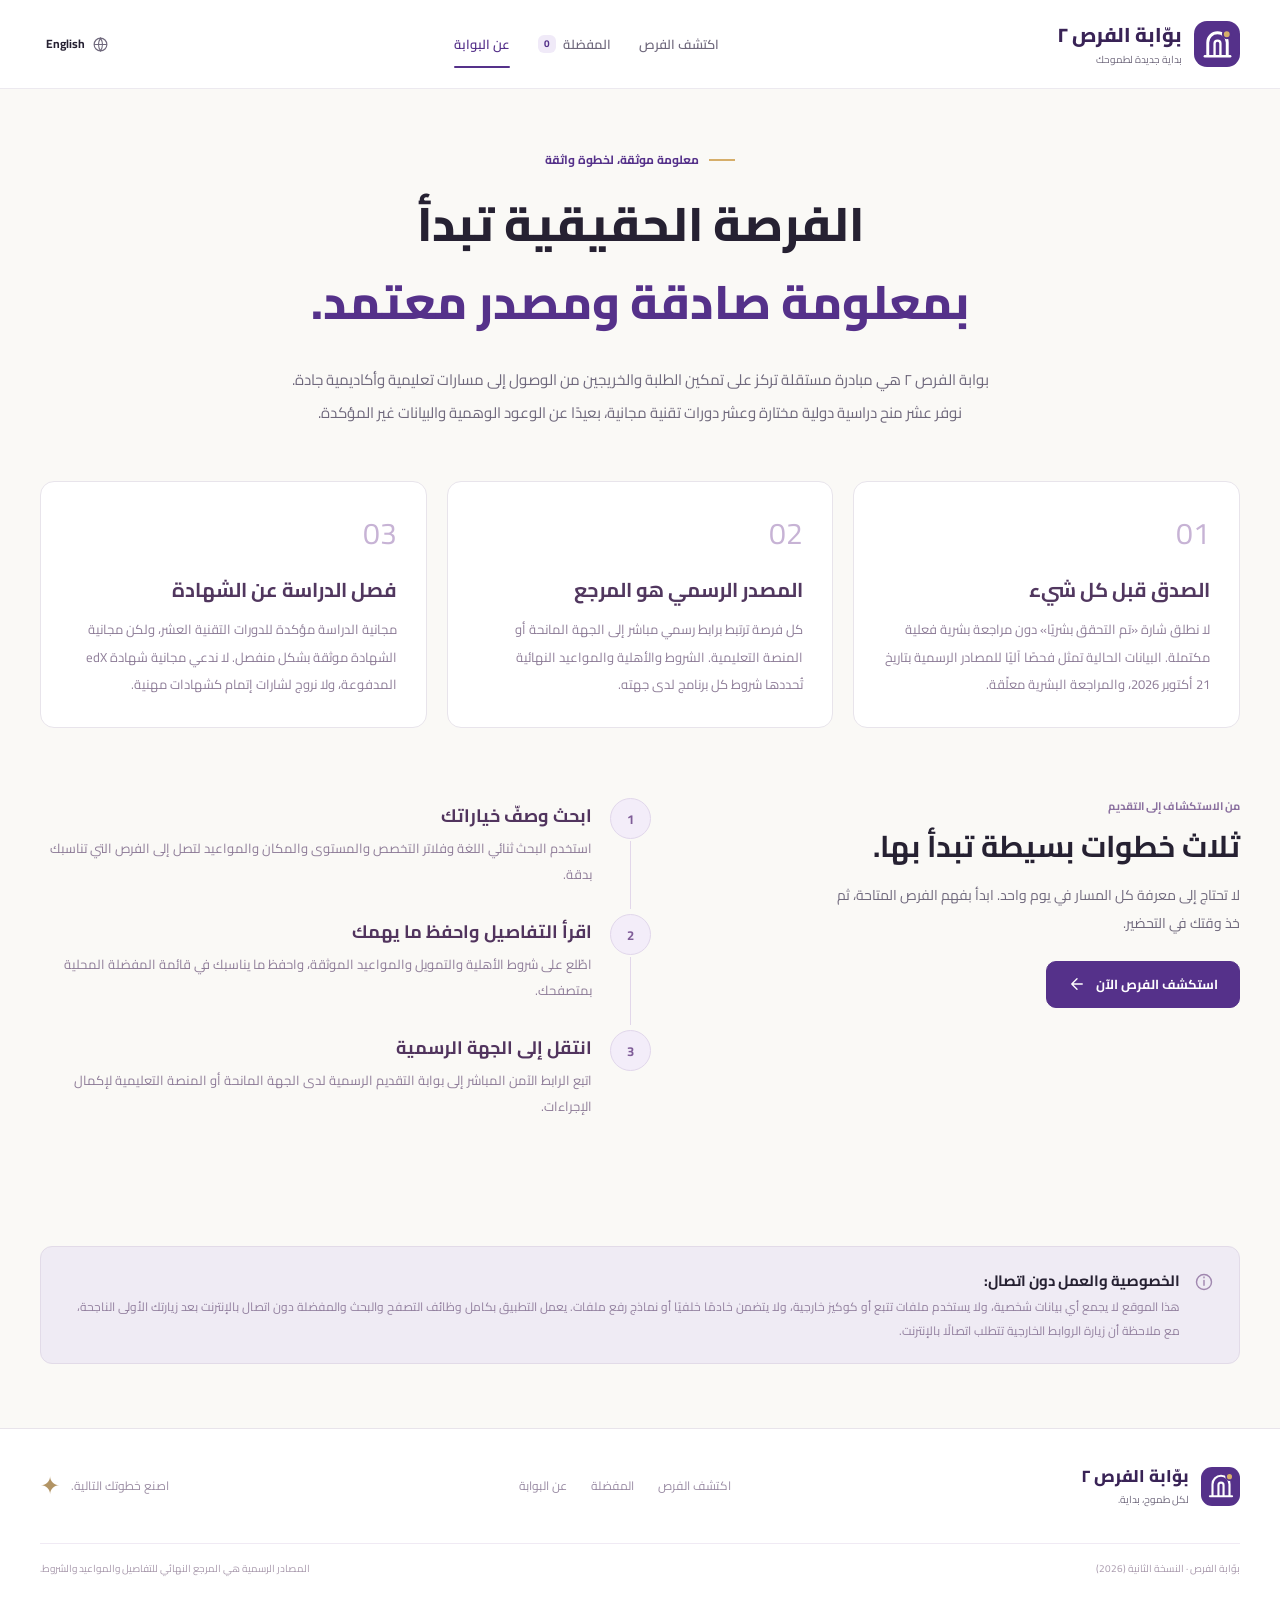
<file: about.html>
<!doctype html>
<html lang="ar" dir="rtl">
<head>
  <meta charset="utf-8">
  <meta name="viewport" content="width=device-width, initial-scale=1, viewport-fit=cover">
  <meta http-equiv="Content-Security-Policy" content="default-src 'self'; img-src 'self' data:; style-src 'self' 'unsafe-inline'; font-src 'self'; script-src 'self'; connect-src 'self';">
  <meta name="theme-color" content="#55318A">
  <meta name="description" content="عن بوابة الفرص ٢: رؤية المشروع، منهجية تدقيق البيانات والمصادر، والخصوصية، والعمل دون اتصال.">
  <title>عن البوابة | بوّابة الفرص ٢</title>
  <link rel="icon" type="image/svg+xml" href="assets/icons/favicon.svg">
  <link rel="manifest" href="manifest.webmanifest">
  <link rel="stylesheet" href="assets/css/styles.css">
  <script type="module" src="assets/js/about.js"></script>
</head>

<body>
  <a class="skip-link" href="#main" data-ar="انتقل إلى المحتوى" data-en="Skip to content">انتقل إلى المحتوى</a>

  <div id="offline-banner" class="offline-banner hidden" role="status" aria-live="polite">
    <span data-ar="أنت دون اتصال الآن. ستحتاج إلى الإنترنت لزيارة الروابط الرسمية." data-en="You are offline. An internet connection is needed for official links.">أنت دون اتصال الآن. ستحتاج إلى الإنترنت لزيارة الروابط الرسمية.</span>
  </div>

  <header class="site-header">
    <div class="container nav-shell">
      <a class="brand" href="index.html" aria-label="بوابة الفرص — الرئيسية" data-label-ar="بوابة الفرص — الرئيسية" data-label-en="Opportunity Gateway — home">
        <span class="brand-mark" aria-hidden="true">
          <svg viewBox="0 0 40 40" fill="none">
            <path d="M10 31V18a10 10 0 0 1 20 0v13" stroke="currentColor" stroke-width="3" stroke-linecap="round"/>
            <path d="M17 31V19a3 3 0 0 1 6 0v12" stroke="currentColor" stroke-width="2.4"/>
            <path d="M7 32h26" stroke="currentColor" stroke-width="2.5" stroke-linecap="round"/>
            <circle cx="29.5" cy="9.5" r="4" fill="#D6AE6A" stroke="#55318A" stroke-width="2"/>
          </svg>
        </span>
        <span class="brand-text">
          <strong data-ar="بوّابة الفرص ٢" data-en="Opportunity Gateway 2">بوّابة الفرص ٢</strong>
          <small data-ar="بداية جديدة لطموحك" data-en="A new beginning for your ambition">بداية جديدة لطموحك</small>
        </span>
      </a>

      <nav class="desktop-nav" aria-label="التنقل الرئيسي" data-label-ar="التنقل الرئيسي" data-label-en="Main navigation">
        <a href="index.html" class="nav-link">
          <span data-ar="اكتشف الفرص" data-en="Explore">اكتشف الفرص</span>
        </a>
        <a href="favorites.html" class="nav-link">
          <span data-ar="المفضلة" data-en="Saved">المفضلة</span>
          <span id="saved-count" class="saved-count">0</span>
        </a>
        <a href="about.html" class="nav-link is-active" aria-current="page">
          <span data-ar="عن البوابة" data-en="About">عن البوابة</span>
        </a>
      </nav>

      <div class="header-actions">
        <button id="language-button" class="language-button" type="button" aria-label="Switch to English" lang="en">
          <svg class="icon" viewBox="0 0 24 24" fill="none" stroke="currentColor" stroke-width="1.6" aria-hidden="true">
            <circle cx="12" cy="12" r="9"/>
            <path d="M3 12h18M12 3a17 17 0 0 1 0 18 17 17 0 0 1 0-18Z"/>
          </svg>
          <span>English</span>
        </button>

        <button id="menu-button" class="icon-button menu-button" type="button" aria-controls="mobile-nav" aria-expanded="false" aria-label="فتح القائمة" data-label-ar="فتح القائمة" data-label-en="Open menu">
          <svg class="icon" viewBox="0 0 24 24" fill="none" stroke="currentColor" stroke-width="1.8" aria-hidden="true">
            <path d="M4 6h16M4 12h16M4 18h16" stroke-linecap="round"/>
          </svg>
        </button>
      </div>
    </div>

    <nav id="mobile-nav" class="mobile-nav" hidden aria-label="التنقل على الهاتف" data-label-ar="التنقل على الهاتف" data-label-en="Mobile navigation">
      <a href="index.html" class="nav-link">
        <span data-ar="اكتشف الفرص" data-en="Explore opportunities">اكتشف الفرص</span>
      </a>
      <a href="favorites.html" class="nav-link">
        <span data-ar="المفضلة" data-en="Saved opportunities">المفضلة</span>
      </a>
      <a href="about.html" class="nav-link is-active" aria-current="page">
        <span data-ar="عن البوابة" data-en="About the gateway">عن البوابة</span>
      </a>
    </nav>
  </header>

  <main id="main" tabindex="-1">
    <div class="about-hero container">
      <div class="eyebrow">
        <span class="eyebrow-line" aria-hidden="true"></span>
        <span data-ar="معلومة موثقة، لخطوة واثقة" data-en="VERIFIED DATA FOR CONFIDENT STEPS">معلومة موثقة، لخطوة واثقة</span>
      </div>
      <h1>
        <span data-ar="الفرصة الحقيقية تبدأ" data-en="A genuine opportunity begins">الفرصة الحقيقية تبدأ</span><br>
        <span class="hero-accent" data-ar="بمعلومة صادقة ومصدر معتمد." data-en="with honest data and official sources.">بمعلومة صادقة ومصدر معتمد.</span>
      </h1>
      <p data-ar="بوابة الفرص ٢ هي مبادرة مستقلة تركز على تمكين الطلبة والخريجين من الوصول إلى مسارات تعليمية وأكاديمية جادة. نوفر عشر منح دراسية دولية مختارة وعشر دورات تقنية مجانية، بعيدًا عن الوعود الوهمية والبيانات غير المؤكدة." data-en="Opportunity Gateway 2 is an independent initiative empowering students and graduates to access serious academic and educational pathways. We curate ten international scholarships and ten free tech courses with verifiable official provenance.">
        بوابة الفرص ٢ هي مبادرة مستقلة تركز على تمكين الطلبة والخريجين من الوصول إلى مسارات تعليمية وأكاديمية جادة. نوفر عشر منح دراسية دولية مختارة وعشر دورات تقنية مجانية، بعيدًا عن الوعود الوهمية والبيانات غير المؤكدة.
      </p>
    </div>

    <div class="container about-body">
      <!-- Core Principles -->
      <section class="about-values" aria-label="مبادئ البوابة" data-label-ar="مبادئ البوابة" data-label-en="Gateway values">
        <article class="value-card">
          <span class="value-number">01</span>
          <h2 data-ar="الصدق قبل كل شيء" data-en="Transparency First">الصدق قبل كل شيء</h2>
          <p data-ar="لا نطلق شارة «تم التحقق بشريًا» دون مراجعة بشرية فعلية مكتملة. البيانات الحالية تمثل فحصًا آليًا للمصادر الرسمية بتاريخ 21 أكتوبر 2026، والمراجعة البشرية معلّقة." data-en="We never claim human verification without a completed manual review. The dataset represents an automated source check as of 21 October 2026, with human review pending.">
            لا نطلق شارة «تم التحقق بشريًا» دون مراجعة بشرية فعلية مكتملة. البيانات الحالية تمثل فحصًا آليًا للمصادر الرسمية بتاريخ 21 أكتوبر 2026، والمراجعة البشرية معلّقة.
          </p>
        </article>

        <article class="value-card">
          <span class="value-number">02</span>
          <h2 data-ar="المصدر الرسمي هو المرجع" data-en="Official Source Authority">المصدر الرسمي هو المرجع</h2>
          <p data-ar="كل فرصة ترتبط برابط رسمي مباشر إلى الجهة المانحة أو المنصة التعليمية. الشروط والأهلية والمواعيد النهائية تُحددها شروط كل برنامج لدى جهته." data-en="Every opportunity directly links to the provider’s official portal. Final eligibility, deadlines, and funding coverage are strictly determined by each programme's official terms.">
            كل فرصة ترتبط برابط رسمي مباشر إلى الجهة المانحة أو المنصة التعليمية. الشروط والأهلية والمواعيد النهائية تُحددها شروط كل برنامج لدى جهته.
          </p>
        </article>

        <article class="value-card">
          <span class="value-number">03</span>
          <h2 data-ar="فصل الدراسة عن الشهادة" data-en="Study vs. Certificate">فصل الدراسة عن الشهادة</h2>
          <p data-ar="مجانية الدراسة مؤكدة للدورات التقنية العشر، ولكن مجانية الشهادة موثقة بشكل منفصل. لا ندعي مجانية شهادة edX المدفوعة، ولا نروج لشارات إتمام كشهادات مهنية." data-en="Free course access is confirmed across all ten courses, while certificate costs are verified separately. We never conflate free audit learning with paid verified certificates.">
            مجانية الدراسة مؤكدة للدورات التقنية العشر، ولكن مجانية الشهادة موثقة بشكل منفصل. لا ندعي مجانية شهادة edX المدفوعة، ولا نروج لشارات إتمام كشهادات مهنية.
          </p>
        </article>
      </section>

      <!-- Journey Steps -->
      <section class="how-section">
        <div>
          <div class="eyebrow subtle">
            <span data-ar="من الاستكشاف إلى التقديم" data-en="FROM EXPLORATION TO ACTION">من الاستكشاف إلى التقديم</span>
          </div>
          <h2 data-ar="ثلاث خطوات بسيطة تبدأ بها." data-en="Three clear steps to begin.">ثلاث خطوات بسيطة تبدأ بها.</h2>
          <p data-ar="لا تحتاج إلى معرفة كل المسار في يوم واحد. ابدأ بفهم الفرص المتاحة، ثم خذ وقتك في التحضير." data-en="You don’t have to know the entire journey today. Explore the landscape first, then prepare your application steps.">لا تحتاج إلى معرفة كل المسار في يوم واحد. ابدأ بفهم الفرص المتاحة، ثم خذ وقتك في التحضير.</p>
          <a href="index.html" class="btn btn-primary">
            <span data-ar="استكشف الفرص الآن" data-en="Start exploring now">استكشف الفرص الآن</span>
            <svg class="icon flow-arrow" viewBox="0 0 24 24" fill="none" stroke="currentColor" stroke-width="1.8" aria-hidden="true">
              <path d="M19 12H5m7-7-7 7 7 7" stroke-linecap="round" stroke-linejoin="round"/>
            </svg>
          </a>
        </div>

        <ol class="journey-steps">
          <li>
            <span>1</span>
            <div>
              <h3 data-ar="ابحث وصفّ خياراتك" data-en="Explore & Filter">ابحث وصفّ خياراتك</h3>
              <p data-ar="استخدم البحث ثنائي اللغة وفلاتر التخصص والمستوى والمكان والمواعيد لتصل إلى الفرص التي تناسبك بدقة." data-en="Use bilingual search and multi-layer filters for field, study level, location, and deadlines to find your match.">استخدم البحث ثنائي اللغة وفلاتر التخصص والمستوى والمكان والمواعيد لتصل إلى الفرص التي تناسبك بدقة.</p>
            </div>
          </li>
          <li>
            <span>2</span>
            <div>
              <h3 data-ar="اقرأ التفاصيل واحفظ ما يهمك" data-en="Understand & Shortlist">اقرأ التفاصيل واحفظ ما يهمك</h3>
              <p data-ar="اطّلع على شروط الأهلية والتمويل والمواعيد الموثقة، واحفظ ما يناسبك في قائمة المفضلة المحلية بمتصفحك." data-en="Review verified eligibility, funding, and closing notes, then save preferred opportunities to your local shortlist.">اطّلع على شروط الأهلية والتمويل والمواعيد الموثقة، واحفظ ما يناسبك في قائمة المفضلة المحلية بمتصفحك.</p>
            </div>
          </li>
          <li>
            <span>3</span>
            <div>
              <h3 data-ar="انتقل إلى الجهة الرسمية" data-en="Proceed to Official Source">انتقل إلى الجهة الرسمية</h3>
              <p data-ar="اتبع الرابط الآمن المباشر إلى بوابة التقديم الرسمية لدى الجهة المانحة أو المنصة التعليمية لإكمال الإجراءات." data-en="Follow verified direct HTTPS links to the official provider application portal to complete your submission.">اتبع الرابط الآمن المباشر إلى بوابة التقديم الرسمية لدى الجهة المانحة أو المنصة التعليمية لإكمال الإجراءات.</p>
            </div>
          </li>
        </ol>
      </section>

      <!-- Transparency & Privacy Notice -->
      <aside class="about-notice">
        <svg class="icon" viewBox="0 0 24 24" fill="none" stroke="currentColor" stroke-width="1.7" aria-hidden="true">
          <circle cx="12" cy="12" r="9"/>
          <path d="M12 10v6m0-10v1" stroke-linecap="round"/>
        </svg>
        <div>
          <strong data-ar="الخصوصية والعمل دون اتصال:" data-en="Privacy & Offline Support:">الخصوصية والعمل دون اتصال:</strong>
          <p data-ar="هذا الموقع لا يجمع أي بيانات شخصية، ولا يستخدم ملفات تتبع أو كوكيز خارجية، ولا يتضمن خادمًا خلفيًا أو نماذج رفع ملفات. يعمل التطبيق بكامل وظائف التصفح والبحث والمفضلة دون اتصال بالإنترنت بعد زيارتك الأولى الناجحة، مع ملاحظة أن زيارة الروابط الخارجية تتطلب اتصالًا بالإنترنت." data-en="This website collects zero personal data, uses no tracking cookies or external CDNs, and has no backend or file upload forms. All browsing, search, and shortlist features work offline after your initial visit, while opening external provider links requires an internet connection.">
            هذا الموقع لا يجمع أي بيانات شخصية، ولا يستخدم ملفات تتبع أو كوكيز خارجية، ولا يتضمن خادمًا خلفيًا أو نماذج رفع ملفات. يعمل التطبيق بكامل وظائف التصفح والبحث والمفضلة دون اتصال بالإنترنت بعد زيارتك الأولى الناجحة، مع ملاحظة أن زيارة الروابط الخارجية تتطلب اتصالًا بالإنترنت.
          </p>
        </div>
      </aside>
    </div>
  </main>

  <footer class="site-footer">
    <div class="container footer-main">
      <a class="brand footer-brand" href="index.html">
        <span class="brand-mark" aria-hidden="true">
          <svg viewBox="0 0 40 40" fill="none">
            <path d="M10 31V18a10 10 0 0 1 20 0v13M17 31V19a3 3 0 0 1 6 0v12M7 32h26" stroke="currentColor" stroke-width="2.5" stroke-linecap="round"/>
            <circle cx="30" cy="9" r="4" fill="#D6AE6A" stroke="#55318A" stroke-width="2"/>
          </svg>
        </span>
        <span class="brand-text">
          <strong data-ar="بوّابة الفرص ٢" data-en="Opportunity Gateway 2">بوّابة الفرص ٢</strong>
          <small data-ar="لكل طموح، بداية." data-en="Every ambition has a beginning.">لكل طموح، بداية.</small>
        </span>
      </a>

      <nav class="footer-nav" aria-label="روابط التذييل" data-label-ar="روابط التذييل" data-label-en="Footer navigation">
        <a href="index.html" data-ar="اكتشف الفرص" data-en="Explore">اكتشف الفرص</a>
        <a href="favorites.html" data-ar="المفضلة" data-en="Saved">المفضلة</a>
        <a href="about.html" data-ar="عن البوابة" data-en="About">عن البوابة</a>
      </nav>

      <p class="footer-motto">
        <span data-ar="اصنع خطوتك التالية." data-en="Make your next move.">اصنع خطوتك التالية.</span>
        <span aria-hidden="true">✦</span>
      </p>
    </div>

    <div class="container footer-bottom">
      <span data-ar="بوّابة الفرص · النسخة الثانية (2026)" data-en="Opportunity Gateway · Second Edition (2026)">بوّابة الفرص · النسخة الثانية (2026)</span>
      <span data-ar="المصادر الرسمية هي المرجع النهائي للتفاصيل والمواعيد والشروط." data-en="Official sources are the final reference for details, deadlines, and terms.">المصادر الرسمية هي المرجع النهائي للتفاصيل والمواعيد والشروط.</span>
    </div>
  </footer>

  <div id="toast" class="toast" role="status" aria-live="polite" aria-atomic="true"></div>
</body>
</html>
</file>
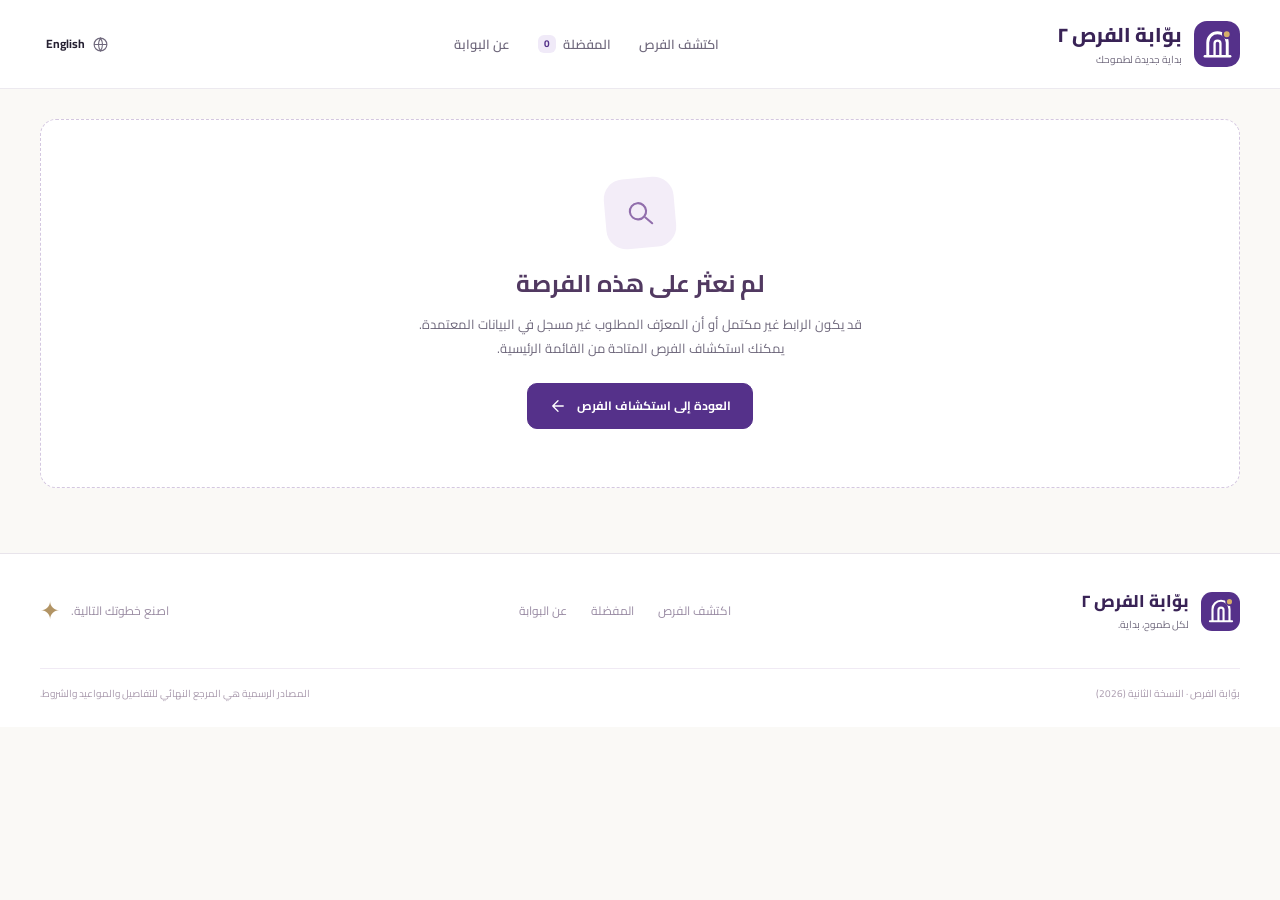
<file: detail.html>
<!doctype html>
<html lang="ar" dir="rtl">
<head>
  <meta charset="utf-8">
  <meta name="viewport" content="width=device-width, initial-scale=1, viewport-fit=cover">
  <meta http-equiv="Content-Security-Policy" content="default-src 'self'; img-src 'self' data:; style-src 'self' 'unsafe-inline'; font-src 'self'; script-src 'self'; connect-src 'self';">
  <meta name="theme-color" content="#55318A">
  <meta name="description" content="تفاصيل الفرصة ومعلومات الأهلية والمواعيد وروابط التقديم والمصادر الرسمية.">
  <title>تفاصيل الفرصة | بوّابة الفرص ٢</title>
  <link rel="icon" type="image/svg+xml" href="assets/icons/favicon.svg">
  <link rel="manifest" href="manifest.webmanifest">
  <link rel="stylesheet" href="assets/css/styles.css">
  <script type="module" src="assets/js/detail.js"></script>
</head>
<body>
  <a class="skip-link" href="#main" data-ar="انتقل إلى المحتوى" data-en="Skip to content">انتقل إلى المحتوى</a>

  <div id="offline-banner" class="offline-banner hidden" role="status" aria-live="polite">
    <span data-ar="أنت دون اتصال الآن. ستحتاج إلى الإنترنت لزيارة الروابط الرسمية." data-en="You are offline. An internet connection is needed for official links.">أنت دون اتصال الآن. ستحتاج إلى الإنترنت لزيارة الروابط الرسمية.</span>
  </div>

  <header class="site-header">
    <div class="container nav-shell">
      <a class="brand" href="index.html" aria-label="بوابة الفرص — الرئيسية" data-label-ar="بوابة الفرص — الرئيسية" data-label-en="Opportunity Gateway — home">
        <span class="brand-mark" aria-hidden="true">
          <svg viewBox="0 0 40 40" fill="none">
            <path d="M10 31V18a10 10 0 0 1 20 0v13" stroke="currentColor" stroke-width="3" stroke-linecap="round"/>
            <path d="M17 31V19a3 3 0 0 1 6 0v12" stroke="currentColor" stroke-width="2.4"/>
            <path d="M7 32h26" stroke="currentColor" stroke-width="2.5" stroke-linecap="round"/>
            <circle cx="29.5" cy="9.5" r="4" fill="#D6AE6A" stroke="#55318A" stroke-width="2"/>
          </svg>
        </span>
        <span class="brand-text">
          <strong data-ar="بوّابة الفرص ٢" data-en="Opportunity Gateway 2">بوّابة الفرص ٢</strong>
          <small data-ar="بداية جديدة لطموحك" data-en="A new beginning for your ambition">بداية جديدة لطموحك</small>
        </span>
      </a>

      <nav class="desktop-nav" aria-label="التنقل الرئيسي" data-label-ar="التنقل الرئيسي" data-label-en="Main navigation">
        <a href="index.html" class="nav-link">
          <span data-ar="اكتشف الفرص" data-en="Explore">اكتشف الفرص</span>
        </a>
        <a href="favorites.html" class="nav-link">
          <span data-ar="المفضلة" data-en="Saved">المفضلة</span>
          <span id="saved-count" class="saved-count">0</span>
        </a>
        <a href="about.html" class="nav-link">
          <span data-ar="عن البوابة" data-en="About">عن البوابة</span>
        </a>
      </nav>

      <div class="header-actions">
        <button id="language-button" class="language-button" type="button" aria-label="Switch to English" lang="en">
          <svg class="icon" viewBox="0 0 24 24" fill="none" stroke="currentColor" stroke-width="1.6" aria-hidden="true">
            <circle cx="12" cy="12" r="9"/>
            <path d="M3 12h18M12 3a17 17 0 0 1 0 18 17 17 0 0 1 0-18Z"/>
          </svg>
          <span>English</span>
        </button>

        <button id="menu-button" class="icon-button menu-button" type="button" aria-controls="mobile-nav" aria-expanded="false" aria-label="فتح القائمة" data-label-ar="فتح القائمة" data-label-en="Open menu">
          <svg class="icon" viewBox="0 0 24 24" fill="none" stroke="currentColor" stroke-width="1.8" aria-hidden="true">
            <path d="M4 6h16M4 12h16M4 18h16" stroke-linecap="round"/>
          </svg>
        </button>
      </div>
    </div>

    <nav id="mobile-nav" class="mobile-nav" hidden aria-label="التنقل على الهاتف" data-label-ar="التنقل على الهاتف" data-label-en="Mobile navigation">
      <a href="index.html" class="nav-link">
        <span data-ar="اكتشف الفرص" data-en="Explore opportunities">اكتشف الفرص</span>
      </a>
      <a href="favorites.html" class="nav-link">
        <span data-ar="المفضلة" data-en="Saved opportunities">المفضلة</span>
      </a>
      <a href="about.html" class="nav-link">
        <span data-ar="عن البوابة" data-en="About the gateway">عن البوابة</span>
      </a>
    </nav>
  </header>

  <main id="main" tabindex="-1">
    <div class="container detail-page" id="detail-container">
      <div id="detail-content"></div>
    </div>
  </main>

  <footer class="site-footer">
    <div class="container footer-main">
      <a class="brand footer-brand" href="index.html">
        <span class="brand-mark" aria-hidden="true">
          <svg viewBox="0 0 40 40" fill="none">
            <path d="M10 31V18a10 10 0 0 1 20 0v13M17 31V19a3 3 0 0 1 6 0v12M7 32h26" stroke="currentColor" stroke-width="2.5" stroke-linecap="round"/>
            <circle cx="30" cy="9" r="4" fill="#D6AE6A" stroke="#55318A" stroke-width="2"/>
          </svg>
        </span>
        <span class="brand-text">
          <strong data-ar="بوّابة الفرص ٢" data-en="Opportunity Gateway 2">بوّابة الفرص ٢</strong>
          <small data-ar="لكل طموح، بداية." data-en="Every ambition has a beginning.">لكل طموح، بداية.</small>
        </span>
      </a>

      <nav class="footer-nav" aria-label="روابط التذييل" data-label-ar="روابط التذييل" data-label-en="Footer navigation">
        <a href="index.html" data-ar="اكتشف الفرص" data-en="Explore">اكتشف الفرص</a>
        <a href="favorites.html" data-ar="المفضلة" data-en="Saved">المفضلة</a>
        <a href="about.html" data-ar="عن البوابة" data-en="About">عن البوابة</a>
      </nav>

      <p class="footer-motto">
        <span data-ar="اصنع خطوتك التالية." data-en="Make your next move.">اصنع خطوتك التالية.</span>
        <span aria-hidden="true">✦</span>
      </p>
    </div>

    <div class="container footer-bottom">
      <span data-ar="بوّابة الفرص · النسخة الثانية (2026)" data-en="Opportunity Gateway · Second Edition (2026)">بوّابة الفرص · النسخة الثانية (2026)</span>
      <span data-ar="المصادر الرسمية هي المرجع النهائي للتفاصيل والمواعيد والشروط." data-en="Official sources are the final reference for details, deadlines, and terms.">المصادر الرسمية هي المرجع النهائي للتفاصيل والمواعيد والشروط.</span>
    </div>
  </footer>

  <div id="toast" class="toast" role="status" aria-live="polite" aria-atomic="true"></div>
</body>
</html>
</file>
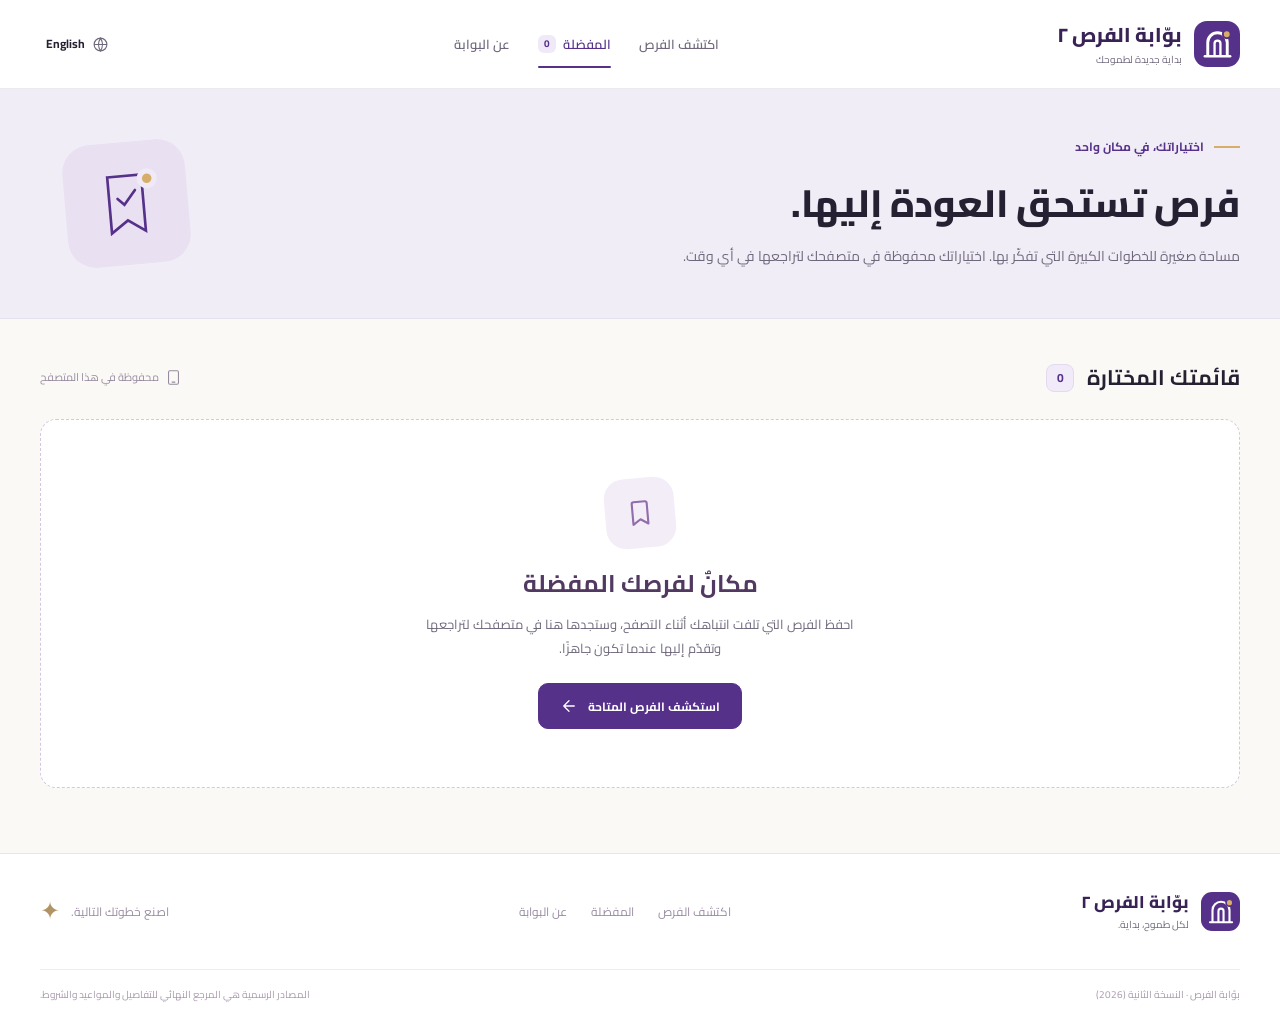
<file: favorites.html>
<!doctype html>
<html lang="ar" dir="rtl">
<head>
  <meta charset="utf-8">
  <meta name="viewport" content="width=device-width, initial-scale=1, viewport-fit=cover">
  <meta http-equiv="Content-Security-Policy" content="default-src 'self'; img-src 'self' data:; style-src 'self' 'unsafe-inline'; font-src 'self'; script-src 'self'; connect-src 'self';">
  <meta name="theme-color" content="#55318A">
  <meta name="description" content="قائمتك المختارة من المنح الدراسية والدورات المجانية المحفوظة محليًا في متصفحك.">
  <title>المفضلة | بوّابة الفرص ٢</title>
  <link rel="icon" type="image/svg+xml" href="assets/icons/favicon.svg">
  <link rel="manifest" href="manifest.webmanifest">
  <link rel="stylesheet" href="assets/css/styles.css">
  <script type="module" src="assets/js/favorites.js"></script>
</head>
<body>
  <a class="skip-link" href="#main" data-ar="انتقل إلى المحتوى" data-en="Skip to content">انتقل إلى المحتوى</a>

  <div id="offline-banner" class="offline-banner hidden" role="status" aria-live="polite">
    <span data-ar="أنت دون اتصال الآن. ستحتاج إلى الإنترنت لزيارة الروابط الرسمية." data-en="You are offline. An internet connection is needed for official links.">أنت دون اتصال الآن. ستحتاج إلى الإنترنت لزيارة الروابط الرسمية.</span>
  </div>

  <header class="site-header">
    <div class="container nav-shell">
      <a class="brand" href="index.html" aria-label="بوابة الفرص — الرئيسية" data-label-ar="بوابة الفرص — الرئيسية" data-label-en="Opportunity Gateway — home">
        <span class="brand-mark" aria-hidden="true">
          <svg viewBox="0 0 40 40" fill="none">
            <path d="M10 31V18a10 10 0 0 1 20 0v13" stroke="currentColor" stroke-width="3" stroke-linecap="round"/>
            <path d="M17 31V19a3 3 0 0 1 6 0v12" stroke="currentColor" stroke-width="2.4"/>
            <path d="M7 32h26" stroke="currentColor" stroke-width="2.5" stroke-linecap="round"/>
            <circle cx="29.5" cy="9.5" r="4" fill="#D6AE6A" stroke="#55318A" stroke-width="2"/>
          </svg>
        </span>
        <span class="brand-text">
          <strong data-ar="بوّابة الفرص ٢" data-en="Opportunity Gateway 2">بوّابة الفرص ٢</strong>
          <small data-ar="بداية جديدة لطموحك" data-en="A new beginning for your ambition">بداية جديدة لطموحك</small>
        </span>
      </a>

      <nav class="desktop-nav" aria-label="التنقل الرئيسي" data-label-ar="التنقل الرئيسي" data-label-en="Main navigation">
        <a href="index.html" class="nav-link">
          <span data-ar="اكتشف الفرص" data-en="Explore">اكتشف الفرص</span>
        </a>
        <a href="favorites.html" class="nav-link is-active" aria-current="page">
          <span data-ar="المفضلة" data-en="Saved">المفضلة</span>
          <span id="saved-count" class="saved-count">0</span>
        </a>
        <a href="about.html" class="nav-link">
          <span data-ar="عن البوابة" data-en="About">عن البوابة</span>
        </a>
      </nav>

      <div class="header-actions">
        <button id="language-button" class="language-button" type="button" aria-label="Switch to English" lang="en">
          <svg class="icon" viewBox="0 0 24 24" fill="none" stroke="currentColor" stroke-width="1.6" aria-hidden="true">
            <circle cx="12" cy="12" r="9"/>
            <path d="M3 12h18M12 3a17 17 0 0 1 0 18 17 17 0 0 1 0-18Z"/>
          </svg>
          <span>English</span>
        </button>

        <button id="menu-button" class="icon-button menu-button" type="button" aria-controls="mobile-nav" aria-expanded="false" aria-label="فتح القائمة" data-label-ar="فتح القائمة" data-label-en="Open menu">
          <svg class="icon" viewBox="0 0 24 24" fill="none" stroke="currentColor" stroke-width="1.8" aria-hidden="true">
            <path d="M4 6h16M4 12h16M4 18h16" stroke-linecap="round"/>
          </svg>
        </button>
      </div>
    </div>

    <nav id="mobile-nav" class="mobile-nav" hidden aria-label="التنقل على الهاتف" data-label-ar="التنقل على الهاتف" data-label-en="Mobile navigation">
      <a href="index.html" class="nav-link">
        <span data-ar="اكتشف الفرص" data-en="Explore opportunities">اكتشف الفرص</span>
      </a>
      <a href="favorites.html" class="nav-link is-active" aria-current="page">
        <span data-ar="المفضلة" data-en="Saved opportunities">المفضلة</span>
      </a>
      <a href="about.html" class="nav-link">
        <span data-ar="عن البوابة" data-en="About the gateway">عن البوابة</span>
      </a>
    </nav>
  </header>

  <main id="main" tabindex="-1">
    <div class="inner-hero">
      <div class="container inner-hero-grid">
        <div>
          <div class="eyebrow">
            <span class="eyebrow-line" aria-hidden="true"></span>
            <span data-ar="اختياراتك، في مكان واحد" data-en="YOUR SHORTLIST, ALL TOGETHER">اختياراتك، في مكان واحد</span>
          </div>
          <h1 data-ar="فرص تستحق العودة إليها." data-en="Worth coming back to.">فرص تستحق العودة إليها.</h1>
          <p data-ar="مساحة صغيرة للخطوات الكبيرة التي تفكّر بها. اختياراتك محفوظة في متصفحك لتراجعها في أي وقت." data-en="A dedicated space for the big steps you are considering, stored locally in your browser.">
            مساحة صغيرة للخطوات الكبيرة التي تفكّر بها. اختياراتك محفوظة في متصفحك لتراجعها في أي وقت.
          </p>
        </div>
        <div class="saved-hero-icon" aria-hidden="true">
          <svg viewBox="0 0 80 80" fill="none">
            <path d="M24 14h32v53L40 56 24 67V14Z" stroke="currentColor" stroke-width="2.5"/>
            <path d="m32 35 6 6 11-13" stroke="currentColor" stroke-width="2.5" stroke-linecap="round"/>
            <circle cx="61" cy="18" r="7" fill="#D6AE6A" stroke="#F0EAF8" stroke-width="5"/>
          </svg>
        </div>
      </div>
    </div>

    <div class="container favorites-section">
      <div class="favorites-heading">
        <h2>
          <span data-ar="قائمتك المختارة" data-en="Your saved list">قائمتك المختارة</span>
          <span id="favorites-count" class="number-pill">0</span>
        </h2>
        <span class="local-note">
          <svg class="icon" viewBox="0 0 24 24" fill="none" stroke="currentColor" stroke-width="1.5" aria-hidden="true">
            <rect x="5" y="2.5" width="14" height="19" rx="2"/>
            <path d="M10 18.5h4" stroke-linecap="round"/>
          </svg>
          <span data-ar="محفوظة في هذا المتصفح" data-en="Saved in this browser">محفوظة في هذا المتصفح</span>
        </span>
      </div>

      <div id="favorites-grid" class="opportunity-grid favorites-grid"></div>
    </div>
  </main>

  <footer class="site-footer">
    <div class="container footer-main">
      <a class="brand footer-brand" href="index.html">
        <span class="brand-mark" aria-hidden="true">
          <svg viewBox="0 0 40 40" fill="none">
            <path d="M10 31V18a10 10 0 0 1 20 0v13M17 31V19a3 3 0 0 1 6 0v12M7 32h26" stroke="currentColor" stroke-width="2.5" stroke-linecap="round"/>
            <circle cx="30" cy="9" r="4" fill="#D6AE6A" stroke="#55318A" stroke-width="2"/>
          </svg>
        </span>
        <span class="brand-text">
          <strong data-ar="بوّابة الفرص ٢" data-en="Opportunity Gateway 2">بوّابة الفرص ٢</strong>
          <small data-ar="لكل طموح، بداية." data-en="Every ambition has a beginning.">لكل طموح، بداية.</small>
        </span>
      </a>

      <nav class="footer-nav" aria-label="روابط التذييل" data-label-ar="روابط التذييل" data-label-en="Footer navigation">
        <a href="index.html" data-ar="اكتشف الفرص" data-en="Explore">اكتشف الفرص</a>
        <a href="favorites.html" data-ar="المفضلة" data-en="Saved">المفضلة</a>
        <a href="about.html" data-ar="عن البوابة" data-en="About">عن البوابة</a>
      </nav>

      <p class="footer-motto">
        <span data-ar="اصنع خطوتك التالية." data-en="Make your next move.">اصنع خطوتك التالية.</span>
        <span aria-hidden="true">✦</span>
      </p>
    </div>

    <div class="container footer-bottom">
      <span data-ar="بوّابة الفرص · النسخة الثانية (2026)" data-en="Opportunity Gateway · Second Edition (2026)">بوّابة الفرص · النسخة الثانية (2026)</span>
      <span data-ar="المصادر الرسمية هي المرجع النهائي للتفاصيل والمواعيد والشروط." data-en="Official sources are the final reference for details, deadlines, and terms.">المصادر الرسمية هي المرجع النهائي للتفاصيل والمواعيد والشروط.</span>
    </div>
  </footer>

  <div id="toast" class="toast" role="status" aria-live="polite" aria-atomic="true"></div>
</body>
</html>
</file>
<file: assets/css/styles.css>
@font-face {
  font-family: 'Cairo';
  src: url('../fonts/cairo-arabic.woff2') format('woff2');
  font-weight: 400 800;
  font-style: normal;
  font-display: swap;
  unicode-range: U+0600-06FF, U+0750-077F, U+0870-0891, U+0897-08E1, U+08E3-08FF, U+200C-200E, U+2010-2011, U+204F, U+2E41, U+FB50-FDFF, U+FE70-FE74, U+FE76-FEFC;
}
@font-face {
  font-family: 'Cairo';
  src: url('../fonts/cairo-latin.woff2') format('woff2');
  font-weight: 400 800;
  font-style: normal;
  font-display: swap;
  unicode-range: U+0000-00FF, U+0131, U+0152-0153, U+02BB-02BC, U+02C6, U+02DA, U+02DC, U+0304, U+0308, U+0329, U+2000-206F, U+20AC, U+2122, U+2191, U+2193, U+2212, U+2215, U+FEFF, U+FFFD;
}

:root {
  --violet: #55318A;
  --violet-dark: #392356;
  --violet-soft: #F0EAF8;
  --ink: #262132;
  --muted: #6F687C;
  --faint: #928A9B;
  --gold: #D6AE6A;
  --paper: #FAF9F6;
  --white: #FFFFFF;
  --line: #E8E4EB;
  --radius: 16px;
  --shadow: 0 12px 36px rgba(53, 34, 66, 0.06);
}

* { box-sizing: border-box; }
html { scroll-behavior: smooth; scroll-padding-top: 112px; }
body {
  margin: 0;
  background: var(--paper);
  color: var(--ink);
  font-family: 'Cairo', Tahoma, Arial, sans-serif;
  font-size: 15px;
  line-height: 1.85;
  -webkit-font-smoothing: antialiased;
}
button, input, select { font: inherit; color: inherit; }
button, a, input, select { -webkit-tap-highlight-color: transparent; }
button { cursor: pointer; touch-action: manipulation; }
a { color: inherit; text-decoration: none; }
img, svg { vertical-align: middle; }
img { max-width: 100%; height: auto; }
button:disabled { cursor: not-allowed; opacity: 0.6; }
h1, h2, h3, p { margin: 0; }
h1, h2, h3 { line-height: 1.5; }
p { color: var(--muted); }

a:focus-visible, button:focus-visible, input:focus-visible, select:focus-visible {
  outline: 3px solid #9A7AC5;
  outline-offset: 4px;
}
a, button {
  transition: background-color 0.18s, color 0.18s, border-color 0.18s, box-shadow 0.18s, transform 0.18s;
}
::selection { background: #DED0F0; color: #392356; }
.hidden, [hidden] { display: none !important; }

.container {
  width: min(1200px, calc(100% - 64px));
  margin-inline: auto;
}
.icon {
  width: 20px;
  height: 20px;
  flex-shrink: 0;
  display: inline-block;
}
.flow-arrow { transform: none; }
[dir=ltr] .flow-arrow { transform: rotate(180deg); }

.sr-only {
  position: absolute;
  width: 1px;
  height: 1px;
  overflow: hidden;
  clip: rect(0, 0, 0, 0);
  white-space: nowrap;
  border: 0;
  padding: 0;
  margin: -1px;
}
.skip-link {
  position: fixed;
  inset-inline-start: 20px;
  top: -100px;
  background: #fff;
  color: var(--violet);
  z-index: 100;
  padding: 12px 22px;
  border: 2px solid var(--violet);
  border-radius: 10px;
  font-weight: 700;
}
.skip-link:focus { top: 12px; }
#main:focus { outline: none; }

.preview-note {
  display: flex;
  align-items: center;
  justify-content: center;
  gap: 8px;
  min-height: 29px;
  background: #EFEAF5;
  color: #705982;
  font-size: 11px;
  font-weight: 600;
}
.preview-dot {
  width: 6px;
  height: 6px;
  background: #8B69AE;
  border-radius: 50%;
}
.offline-banner {
  padding: 9px 18px;
  text-align: center;
  background: #FFF0D0;
  color: #694816;
  font-size: 12px;
  font-weight: 600;
}

.site-header {
  position: sticky;
  top: 0;
  z-index: 40;
  border-bottom: 1px solid rgba(232, 228, 235, 0.8);
  background: rgba(255, 255, 255, 0.96);
  backdrop-filter: blur(16px);
}
.nav-shell {
  min-height: 88px;
  display: flex;
  align-items: center;
  justify-content: space-between;
  gap: 30px;
}
.brand {
  display: inline-flex;
  align-items: center;
  gap: 12px;
  flex-shrink: 0;
}
.brand-mark {
  width: 46px;
  height: 46px;
  background: var(--violet);
  color: #fff;
  border-radius: 13px;
  display: grid;
  place-items: center;
}
.brand-mark svg { width: 39px; height: 39px; }
.brand-text strong {
  display: block;
  font-size: 20px;
  font-weight: 800;
  line-height: 1.45;
  color: var(--violet-dark);
}
.brand-text small {
  display: block;
  font-size: 10px;
  color: var(--muted);
  margin-top: 3px;
  line-height: 1.6;
}
.desktop-nav {
  display: flex;
  align-items: stretch;
  gap: 28px;
  align-self: stretch;
}
.nav-link {
  position: relative;
  display: inline-flex;
  align-items: center;
  justify-content: center;
  gap: 7px;
  color: var(--muted);
  font-size: 13px;
  font-weight: 600;
  min-height: 44px;
  white-space: nowrap;
}
.nav-link:hover, .nav-link.is-active { color: var(--violet); }
.desktop-nav .nav-link.is-active::after {
  content: "";
  position: absolute;
  bottom: 20px;
  inset-inline-start: 0;
  inset-inline-end: 0;
  height: 2px;
  background: var(--violet);
  border-radius: 2px;
}
.saved-count {
  font-size: 10px;
  min-width: 18px;
  height: 18px;
  display: inline-flex;
  align-items: center;
  justify-content: center;
  background: var(--violet-soft);
  color: var(--violet);
  border-radius: 6px;
  line-height: 1;
  font-weight: 700;
  padding: 0 4px;
}
.header-actions {
  display: flex;
  align-items: center;
  gap: 17px;
}
.language-button {
  border: 0;
  background: transparent;
  display: flex;
  align-items: center;
  justify-content: center;
  gap: 7px;
  min-height: 44px;
  min-width: 50px;
  font-size: 12px;
  font-weight: 700;
}
.language-button .icon { width: 17px; height: 17px; color: var(--muted); }

.btn {
  display: inline-flex;
  align-items: center;
  justify-content: center;
  gap: 10px;
  min-height: 46px;
  padding: 11px 21px;
  border: 1px solid transparent;
  border-radius: 10px;
  font-size: 13px;
  font-weight: 700;
  line-height: 1.8;
  white-space: nowrap;
  box-sizing: border-box;
}
.btn-primary { background: var(--violet); border-color: var(--violet); color: #fff; }
.btn-primary:hover {
  background: var(--violet-dark);
  border-color: var(--violet-dark);
  box-shadow: 0 6px 17px rgba(85, 49, 138, 0.18);
}
.btn-secondary { color: var(--violet); border-color: #DCD3E7; background: #fff; }
.btn-secondary:hover { background: var(--violet-soft); border-color: #B8A1D2; }
.btn-light { background: #fff; color: var(--violet); }
.btn-light:hover { background: #F2EBFB; }
.btn .icon { width: 18px; height: 18px; }
.header-cta { font-size: 12px; padding: 10px 17px; min-height: 44px; }
.icon-button {
  border: 1px solid var(--line);
  background: #fff;
  border-radius: 10px;
  width: 44px;
  height: 44px;
  display: inline-grid;
  place-items: center;
}
.menu-button, .mobile-nav { display: none; }

/* Hero */
.hero {
  padding: 52px 0 45px;
  overflow: hidden;
  background: linear-gradient(180deg, #FAF9F6, #FAF9F6 85%, #F9F7F4);
}
.hero-grid {
  display: grid;
  grid-template-columns: minmax(0, 1.1fr) minmax(0, 0.9fr);
  align-items: center;
  gap: 64px;
}
.hero-copy { padding: 12px 0; }
.eyebrow {
  display: flex;
  align-items: center;
  gap: 10px;
  color: var(--violet);
  font-size: 12px;
  font-weight: 700;
  margin-bottom: 17px;
  line-height: 1.6;
}
.eyebrow-line {
  display: block;
  width: 26px;
  height: 2px;
  background: var(--gold);
}
.hero h1 {
  font-size: clamp(38px, 4.4vw, 56px);
  font-weight: 800;
  line-height: 1.5;
  letter-spacing: 0;
  margin-bottom: 18px;
}
.hero-accent { color: var(--violet); position: relative; }
.hero-description {
  font-size: 16px;
  max-width: 540px;
  line-height: 2.1;
  color: var(--muted);
}
.search-box {
  margin-top: 29px;
  padding: 7px 8px;
  display: flex;
  align-items: center;
  gap: 9px;
  background: #fff;
  border: 1px solid #DCD4E5;
  border-radius: 13px;
  box-shadow: 0 6px 20px rgba(53, 34, 66, 0.04);
}
.search-symbol { margin-inline-start: 10px; color: #948B9C; }
.search-box input {
  border: 0;
  background: transparent;
  width: 100%;
  min-width: 0;
  flex: 1;
  padding: 9px 3px;
  font-size: 13px;
  outline: none !important;
  min-height: 44px;
}
.search-box:focus-within {
  outline: 3px solid rgba(85, 49, 138, 0.15);
  border-color: #A587C6;
}
.search-box input::placeholder { color: #8C8295; opacity: 1; }
.search-box .btn { padding: 10px 18px; min-height: 45px; border-radius: 8px; }
.hero-trust {
  display: flex;
  align-items: center;
  gap: 18px;
  flex-wrap: wrap;
  margin-top: 20px;
  color: #787080;
  font-size: 11px;
}
.hero-trust > span { display: inline-flex; align-items: center; gap: 7px; }
.hero-trust .icon { width: 16px; height: 16px; color: #746080; }
.hero-trust .trust-divider { height: 12px; width: 1px; background: #D8D1DD; }
.hero-visual {
  position: relative;
  padding: 0 0 30px;
  max-width: 490px;
  justify-self: center;
  width: 100%;
}
.visual-caption {
  display: flex;
  align-items: center;
  gap: 8px;
  position: relative;
  z-index: 1;
  justify-content: center;
  color: #897A91;
  font-size: 10px;
  margin-bottom: -20px;
}
.caption-star { color: #9B7238; font-size: 17px; }
.gateway-art {
  display: block;
  width: 100%;
  height: auto;
  max-height: 408px;
  object-fit: contain;
  mix-blend-mode: multiply;
}
.featured-mini {
  position: relative;
  display: flex;
  align-items: center;
  gap: 13px;
  padding: 17px 20px;
  background: #fff;
  border: 1px solid #E6DFEC;
  border-radius: 13px;
  box-shadow: 0 16px 35px rgba(57, 35, 86, 0.08);
  max-width: 365px;
  width: calc(100% - 32px);
  margin: -24px auto 0;
  z-index: 2;
  transform: rotate(-2deg);
  transition: transform 0.18s, box-shadow 0.18s;
}
.featured-mini:hover {
  transform: rotate(0);
  box-shadow: 0 18px 40px rgba(57, 35, 86, 0.14);
}
.mini-mark {
  width: 49px;
  height: 48px;
  background: #F1EAFA;
  border: 1px solid #E6DCF1;
  color: var(--violet);
  display: grid;
  place-items: center;
  font-family: 'Cairo', sans-serif;
  font-size: 14px;
  font-weight: 800;
  border-radius: 10px;
  flex-shrink: 0;
}
.mini-copy { display: block; min-width: 0; flex: 1; }
.mini-copy small { display: block; font-size: 9px; color: #8C8195; margin-bottom: 4px; }
.mini-copy strong { font-size: 13px; color: var(--ink); line-height: 1.6; display: block; }
.mini-arrow {
  width: 30px;
  height: 30px;
  border-radius: 50%;
  display: grid;
  place-items: center;
  border: 1px solid #EAE4EF;
  color: var(--violet);
  flex-shrink: 0;
}
.mini-arrow .icon { width: 15px; height: 15px; }

/* Pathways: Exactly TWO pathways: Scholarships and Courses */
.pathway-wrap { position: relative; }
.pathways {
  display: grid;
  grid-template-columns: repeat(2, minmax(0, 1fr));
  border-block: 1px solid var(--line);
  padding: 27px 0;
  gap: 0;
}
.pathway {
  display: flex;
  align-items: center;
  gap: 16px;
  padding: 6px 29px;
  text-align: start;
  background: none;
  border: 0;
  border-inline-start: 1px solid var(--line);
  border-radius: 0;
}
.pathway:first-child { border-inline-start: 0; padding-inline-start: 2px; }
.pathway:last-child { padding-inline-end: 2px; }
.pathway-icon {
  height: 50px;
  width: 50px;
  display: grid;
  place-items: center;
  border-radius: 13px;
  flex-shrink: 0;
}
.pathway-icon .icon { height: 25px; width: 25px; }
.violet { background: #EEE6F8; color: var(--violet); }
.gold { background: #F5EBDA; color: #825C30; }
.pathway-copy { flex: 1; }
.pathway-copy strong { display: block; font-size: 16px; line-height: 1.5; color: var(--ink); }
.pathway-copy small { display: block; font-size: 11px; color: var(--muted); line-height: 1.7; margin-top: 4px; }
.pathway > .icon { width: 17px; height: 17px; color: #8B7D99; }
.pathway:hover strong { color: var(--violet); }
.pathway:hover > .icon { color: var(--violet); }

/* Explore Section */
.explore-section { padding-top: 64px; padding-bottom: 45px; }
.section-heading {
  display: flex;
  align-items: flex-end;
  justify-content: space-between;
  gap: 24px;
  margin-bottom: 32px;
}
.eyebrow.subtle { color: #8A709F; font-size: 11px; margin-bottom: 8px; }
.section-heading h2 { font-size: 30px; font-weight: 800; line-height: 1.6; margin-bottom: 6px; }
.section-heading p { font-size: 13px; line-height: 1.8; }
.section-label {
  display: inline-flex;
  align-items: center;
  gap: 9px;
  color: #93889C;
  font-size: 11px;
  padding-bottom: 6px;
  white-space: nowrap;
}
.section-label > span:first-child { font-size: 23px; color: var(--gold); }

.listing-layout {
  display: grid;
  grid-template-columns: 245px minmax(0, 1fr);
  gap: 30px;
  align-items: start;
}
.filters {
  border: 1px solid var(--line);
  background: #fff;
  border-radius: 14px;
  padding: 23px 19px 18px;
  position: sticky;
  top: 109px;
}
.filter-heading {
  display: flex;
  align-items: center;
  justify-content: space-between;
  gap: 12px;
  border-bottom: 1px solid #F0EDF2;
  padding-bottom: 16px;
  margin-bottom: 18px;
}
.filter-heading h3 { font-size: 15px; font-weight: 700; }
.filter-heading .icon { width: 18px; height: 18px; color: #85778F; }
.filter-field { margin-bottom: 16px; }
.filter-field label {
  display: block;
  font-size: 12px;
  font-weight: 700;
  color: #4E455C;
  margin-bottom: 6px;
}
.filter-field select {
  display: block;
  width: 100%;
  min-height: 44px;
  border: 1px solid var(--line);
  background: #fff;
  border-radius: 8px;
  font-size: 12px;
  padding: 8px 10px;
  color: #4E455C;
  cursor: pointer;
}
.filter-checkbox {
  display: flex;
  align-items: center;
  gap: 8px;
  margin-bottom: 12px;
  cursor: pointer;
  font-size: 12px;
  color: #4E455C;
  min-height: 34px;
}
.filter-checkbox input[type="checkbox"] {
  width: 18px;
  height: 18px;
  accent-color: var(--violet);
  cursor: pointer;
}
.reset-button {
  display: flex;
  align-items: center;
  justify-content: center;
  gap: 8px;
  min-height: 44px;
  width: 100%;
  border: 1px solid #E8E0EF;
  background: #FBF9FD;
  border-radius: 8px;
  color: #786586;
  font-size: 11px;
  font-weight: 700;
  padding: 8px;
  margin-top: 10px;
}
.reset-button:hover { background: var(--violet-soft); color: var(--violet); }
.reset-button .icon { width: 15px; height: 15px; }

.filter-note {
  border-top: 1px solid #EEE8F3;
  padding-top: 16px;
  margin-top: 18px;
}
.note-icon {
  display: grid;
  place-items: center;
  width: 32px;
  height: 32px;
  color: var(--violet);
  border: 1px solid #E9E0F1;
  background: #F8F4FC;
  border-radius: 9px;
  margin-bottom: 8px;
}
.note-icon .icon { width: 18px; height: 18px; }
.filter-note strong { font-size: 11px; font-weight: 700; display: block; }
.filter-note p { font-size: 11px; line-height: 1.85; margin-top: 5px; color: #8A8093; }

/* Listing Content */
.listing-content { min-width: 0; }
.category-tabs {
  display: flex;
  align-items: center;
  gap: 4px;
  padding: 5px;
  background: #EFECF2;
  border: 1px solid #E7E2ED;
  border-radius: 11px;
  width: max-content;
  max-width: 100%;
  margin-bottom: 20px;
}
.category-tab {
  padding: 8px 16px;
  border: 1px solid transparent;
  min-height: 41px;
  border-radius: 7px;
  background: transparent;
  color: #80758C;
  white-space: nowrap;
  font-size: 12px;
  font-weight: 600;
}
.category-tab.is-active, .category-tab[aria-pressed=true] {
  background: #fff;
  color: var(--violet);
  box-shadow: 0 2px 5px rgba(54, 35, 66, 0.05);
  border-color: #E4DCED;
}
.category-tab:hover { color: var(--violet); }

.results-toolbar {
  display: flex;
  align-items: center;
  justify-content: space-between;
  gap: 14px;
  margin-bottom: 18px;
  min-height: 35px;
}
.results-count { font-size: 12px; color: #8A7C94; font-weight: 600; }
.toolbar-controls { display: flex; align-items: center; gap: 12px; }
.sort-label {
  font-size: 11px;
  color: #908798;
  display: flex;
  align-items: center;
  gap: 5px;
}
.sort-label select {
  min-height: 36px;
  padding: 4px 7px;
  border: 0;
  background: transparent;
  color: #5C506B;
  font-size: 11px;
  font-weight: 600;
  cursor: pointer;
  max-width: 160px;
}
.filter-toggle { display: none; }

.active-filters {
  display: flex;
  gap: 7px;
  flex-wrap: wrap;
}
.active-filters:not(:empty) { margin-bottom: 15px; }
.active-filter {
  display: inline-flex;
  gap: 7px;
  align-items: center;
  padding: 4px 10px;
  border: 1px solid #DCD0E9;
  border-radius: 7px;
  background: #F3EDF9;
  color: var(--violet);
  font-size: 11px;
  min-height: 34px;
}
.active-filter .icon { height: 13px; width: 13px; }

/* Grid & Cards */
.opportunity-grid {
  display: grid;
  grid-template-columns: repeat(2, minmax(0, 1fr));
  gap: 20px;
  align-items: stretch;
}
.op-card {
  display: flex;
  flex-direction: column;
  min-width: 0;
  padding: 23px 23px 0;
  background: #fff;
  border: 1px solid var(--line);
  border-radius: 14px;
  box-shadow: 0 4px 13px rgba(53, 34, 66, 0.02);
  transition: border-color 0.2s, box-shadow 0.2s, transform 0.2s;
  position: relative;
  overflow: hidden;
}
.op-card:hover {
  border-color: #CFC0DE;
  box-shadow: var(--shadow);
  transform: translateY(-3px);
}
.card-top {
  display: flex;
  align-items: center;
  justify-content: space-between;
  gap: 12px;
  margin-bottom: 16px;
}
.provider-lockup {
  display: flex;
  align-items: center;
  gap: 10px;
  min-width: 0;
}
.provider-mark {
  width: 43px;
  height: 43px;
  border-radius: 10px;
  display: flex;
  align-items: center;
  justify-content: center;
  flex-shrink: 0;
  font-size: 12px;
  font-weight: 800;
  direction: ltr;
}
.provider-mark.violet { color: #6B458F; background: #F0E9F6; border: 1px solid #E7DEF0; }
.provider-mark.gold { background: #F5EBDA; color: #825C30; border: 1px solid #EADDC4; }
.provider-name { color: #897C91; font-size: 11px; line-height: 1.6; max-width: 170px; }

.save-button {
  display: grid;
  place-items: center;
  background: #fff;
  color: #9B90A6;
  border: 1px solid #ECE7F0;
  border-radius: 9px;
  width: 44px;
  height: 44px;
  flex-shrink: 0;
}
.save-button .icon { height: 18px; width: 18px; }
.save-button:hover, .save-button.is-saved, .save-button[aria-pressed=true] {
  background: #F5EFFB;
  border-color: #D3C1E6;
  color: var(--violet);
}
.save-button.is-saved svg, .save-button[aria-pressed=true] svg { fill: rgba(85, 49, 138, 0.15); }

.card-labels {
  display: flex;
  align-items: center;
  gap: 6px 8px;
  flex-wrap: wrap;
  margin-bottom: 8px;
}
.card-kind {
  display: flex;
  align-items: center;
  gap: 6px;
  font-size: 11px;
  font-weight: 700;
  padding: 2px 8px;
  border-radius: 5px;
  line-height: 1.8;
  width: max-content;
}
.card-kind.violet { background: #F1E9F8; color: #684087; }
.card-kind.gold { background: #F5EBDA; color: #825C30; }

.status-label {
  display: inline-flex;
  align-items: center;
  max-width: 100%;
  padding: 2px 8px;
  border: 1px solid #E4DBEA;
  border-radius: 5px;
  background: #F7F3FB;
  color: #6D527F;
  font-size: 10px;
  line-height: 1.8;
}
.card-title {
  font-size: 17px;
  line-height: 1.7;
  font-weight: 700;
  color: #382747;
  margin-bottom: 8px;
  min-height: 29px;
}
.card-title a:hover { color: var(--violet); }
.card-description {
  font-size: 12px;
  color: #8B8094;
  line-height: 1.95;
  display: -webkit-box;
  -webkit-line-clamp: 2;
  -webkit-box-orient: vertical;
  overflow: hidden;
  margin-bottom: 16px;
  min-height: 46px;
}
.card-certificate {
  display: flex;
  align-items: flex-start;
  gap: 6px;
  margin: 0 0 12px;
  color: #73677D;
  font-size: 11px;
  line-height: 1.8;
}
.card-certificate svg { flex-shrink: 0; margin-top: 2px; color: #A28759; }

.card-meta {
  display: flex;
  align-items: center;
  gap: 7px 13px;
  flex-wrap: wrap;
  margin-top: auto;
  margin-bottom: 18px;
  color: #81748C;
  font-size: 11px;
}
.meta-item { display: inline-flex; align-items: center; gap: 5px; min-width: 0; line-height: 1.8; }
.meta-item .icon { width: 14px; height: 14px; color: #A395AE; }

.card-verification {
  display: flex;
  align-items: flex-start;
  gap: 6px;
  color: #776A81;
  font-size: 10px;
  line-height: 1.8;
  margin: 0 0 12px;
}
.card-verification svg { flex-shrink: 0; margin-top: 2px; }

.card-footer {
  border-top: 1px solid #EFEAF3;
  background: #FDFCFE;
  margin-inline: -23px;
  padding: 13px 23px;
  display: flex;
  justify-content: space-between;
  align-items: center;
  gap: 10px;
  min-height: 60px;
}
.deadline-label {
  color: #8C8195;
  font-size: 11px;
  display: inline-flex;
  align-items: center;
  gap: 5px;
  max-width: 63%;
  line-height: 1.7;
}
.deadline-label .icon { width: 13px; height: 13px; flex-shrink: 0; }
.deadline-badge-urgent {
  color: #8C4426;
  background: #FDF1EA;
  border: 1px solid #F5D3C2;
  padding: 1px 6px;
  border-radius: 4px;
  font-weight: 700;
}
.detail-link {
  display: inline-flex;
  align-items: center;
  justify-content: flex-end;
  gap: 7px;
  font-size: 11px;
  font-weight: 700;
  color: var(--violet);
  white-space: nowrap;
  min-height: 34px;
}
.detail-link .icon { width: 16px; height: 16px; }
.detail-link:hover { text-decoration: underline; text-underline-offset: 5px; }

.results-end {
  display: flex;
  align-items: center;
  justify-content: center;
  gap: 16px;
  margin-top: 34px;
}
.results-end span { height: 1px; background: #E6DFEA; width: 34px; }
.results-end p { font-size: 10px; color: #A395AD; }

/* Journey Banner */
.journey-section { padding-bottom: 64px; }
.journey-banner {
  display: flex;
  align-items: center;
  gap: 25px;
  padding: 32px 38px;
  background: #473060;
  color: #fff;
  border-radius: 17px;
  position: relative;
  overflow: hidden;
}
.journey-banner::after {
  content: "";
  position: absolute;
  width: 340px;
  height: 340px;
  border: 1px solid rgba(255, 255, 255, 0.06);
  inset-inline-end: -150px;
  bottom: -220px;
  border-radius: 50%;
  pointer-events: none;
}
.journey-banner > div { flex: 1; }
.journey-mark { width: 75px; height: 75px; color: #CBBBDC; flex-shrink: 0; }
.journey-mark svg { width: 100%; height: 100%; }
.journey-banner h2 { font-size: 23px; line-height: 1.7; }
.journey-banner p { font-size: 12px; color: #C9B9D8; line-height: 1.9; margin-top: 5px; }
.journey-banner .btn { z-index: 1; font-size: 12px; }

/* Favorites Page */
.inner-hero {
  background: #F1EDF6;
  border-bottom: 1px solid #E6DFEE;
  padding: 48px 0;
}
.inner-hero-grid {
  display: flex;
  align-items: center;
  justify-content: space-between;
  gap: 30px;
}
.inner-hero h1 { font-size: 38px; font-weight: 800; line-height: 1.6; margin-bottom: 10px; }
.inner-hero p { font-size: 14px; }
.saved-hero-icon {
  width: 123px;
  height: 123px;
  background: #E9E0F2;
  border-radius: 28px;
  display: grid;
  place-items: center;
  transform: rotate(-5deg);
  color: var(--violet);
  margin-inline-end: 25px;
}
.saved-hero-icon svg { width: 85px; height: 85px; }
.favorites-section { min-height: 450px; padding-block: 43px 65px; }
.favorites-heading {
  display: flex;
  align-items: center;
  justify-content: space-between;
  gap: 15px;
  margin-bottom: 26px;
}
.favorites-heading h2 { font-size: 21px; display: flex; align-items: center; gap: 13px; }
.number-pill {
  display: inline-flex;
  align-items: center;
  justify-content: center;
  min-height: 28px;
  min-width: 28px;
  border: 1px solid #E4DAEF;
  background: #F1EAF8;
  border-radius: 8px;
  color: var(--violet);
  font-size: 12px;
  padding-inline: 7px;
  font-weight: 700;
}
.local-note {
  display: inline-flex;
  gap: 6px;
  align-items: center;
  font-size: 11px;
  color: #978A9F;
}
.local-note .icon { width: 17px; height: 17px; }
.favorites-grid { grid-template-columns: repeat(2, minmax(0, 1fr)); }

/* Empty State */
.empty-state {
  grid-column: 1 / -1;
  border: 1px dashed #D4C7E0;
  border-radius: 16px;
  background: #fff;
  text-align: center;
  padding: 58px 25px;
}
.empty-icon {
  display: grid;
  place-items: center;
  margin: 0 auto 18px;
  width: 70px;
  height: 70px;
  border-radius: 20px;
  color: #916EAC;
  background: #F3EDF8;
  transform: rotate(-5deg);
}
.empty-icon svg { width: 30px; height: 30px; }
.empty-state h2, .empty-state h3 { font-size: 24px; color: #513961; margin-bottom: 10px; }
.empty-state p { font-size: 13px; max-width: 460px; margin: 0 auto 23px; }
.empty-state .btn { font-size: 12px; }

/* Detail Page */
.detail-page { padding-block: 30px 65px; }
.breadcrumbs {
  display: flex;
  align-items: center;
  gap: 9px;
  font-size: 11px;
  color: #9B8DA5;
  flex-wrap: wrap;
  padding-bottom: 23px;
}
.breadcrumbs a {
  color: #846B98;
  min-height: 32px;
  display: inline-flex;
  align-items: center;
}
.breadcrumbs .icon { width: 13px; height: 13px; }
.breadcrumbs a:hover { color: var(--violet); text-decoration: underline; }
.detail-heading {
  padding: 28px 31px 30px;
  background: #F0EAF6;
  border: 1px solid #E4DBED;
  border-radius: 16px;
  margin-bottom: 28px;
  position: relative;
  overflow: hidden;
}
.detail-heading::after {
  content: "";
  position: absolute;
  inset-inline-end: -52px;
  top: -80px;
  width: 250px;
  height: 250px;
  border: 32px solid rgba(255, 255, 255, 0.2);
  border-radius: 50%;
  pointer-events: none;
}
.detail-heading .provider-lockup { margin-bottom: 18px; position: relative; z-index: 1; }
.detail-heading .provider-mark { background: #fff; height: 47px; width: 47px; }
.detail-heading .provider-name { font-size: 12px; color: #8B769A; max-width: none; }
.detail-heading .card-kind { font-size: 11px; margin-bottom: 0; align-self: center; margin-inline-start: 6px; }
.detail-heading h1 {
  font-size: 34px;
  font-weight: 800;
  max-width: 920px;
  position: relative;
  z-index: 1;
  color: #422952;
  line-height: 1.7;
  margin-bottom: 10px;
}
.detail-summary {
  max-width: 830px;
  font-size: 14px;
  color: #7B688B;
  line-height: 2;
  position: relative;
  z-index: 1;
}
.detail-heading .card-meta { margin: 17px 0 0; font-size: 12px; gap: 14px; }
.detail-heading .status-label { margin-inline-start: 6px; }

.detail-layout {
  display: grid;
  grid-template-columns: minmax(0, 1fr) 332px;
  gap: 28px;
  align-items: start;
}
.detail-main { min-width: 0; }
.detail-section {
  background: #fff;
  border: 1px solid var(--line);
  border-radius: 14px;
  padding: 26px 30px;
  margin-bottom: 20px;
}
.detail-section h2 {
  font-size: 20px;
  color: #45304F;
  margin-bottom: 15px;
  display: flex;
  align-items: center;
  gap: 10px;
}
.section-index {
  font-size: 11px;
  color: #9A80AA;
  font-weight: 600;
  padding-inline-end: 9px;
  border-inline-end: 1px solid #E5DDEA;
}
.detail-section p { font-size: 14px; line-height: 2.05; color: #887890; }
.detail-context { margin-top: 14px !important; }
.deadline-note {
  padding-block: 12px;
  border-block: 1px solid var(--line);
  font-size: 12px;
  margin: 12px 0;
}

.check-list, .benefit-list { margin: 0; padding: 0; list-style: none; }
.check-list li, .benefit-list li {
  display: flex;
  align-items: flex-start;
  gap: 12px;
  padding: 12px 0;
  color: #84738B;
  font-size: 13px;
  border-bottom: 1px solid #F2EEF5;
  line-height: 1.95;
}
.check-list li:last-child, .benefit-list li:last-child { border-bottom: 0; padding-bottom: 0; }
.list-check {
  width: 22px;
  height: 22px;
  border-radius: 6px;
  display: inline-grid;
  place-items: center;
  background: #F1E9F8;
  color: #9270AF;
  flex-shrink: 0;
  margin-top: 2px;
}
.list-check .icon { width: 13px; height: 13px; }
.benefit-list .list-check { background: #EAF2EE; color: #5F8F7B; }

.certificate-note {
  margin-top: 18px;
  padding: 15px 17px;
  background: #FAF6EF;
  border: 1px solid #EADECA;
  border-radius: 9px;
}
.certificate-note h3 { color: #785830; font-size: 13px; margin-bottom: 5px; }
.certificate-note p { font-size: 12px; color: #73677D; }

.detail-sidebar { position: sticky; top: 109px; }
.apply-panel {
  background: #493060;
  color: #fff;
  padding: 28px 23px;
  border-radius: 14px;
}
.apply-panel .eyebrow { color: #CFBDDA; font-size: 11px; margin-bottom: 13px; }
.apply-panel h2 { font-size: 23px; line-height: 1.65; color: #fff; margin-bottom: 12px; }
.apply-panel p { color: #CBB8D7; font-size: 12px; line-height: 2; margin-bottom: 20px; }
.apply-panel .btn-primary { background: #fff; border-color: #fff; color: var(--violet); }
.apply-panel .btn-primary:hover { background: #F1E9F8; }
.full { width: 100%; white-space: normal; }
.apply-panel .btn-secondary {
  background: rgba(255, 255, 255, 0.05);
  color: #E4D8ED;
  border-color: #76538E;
  margin-top: 10px;
}
.apply-panel .btn-secondary:hover, .apply-panel .btn-secondary.is-saved {
  background: rgba(255, 255, 255, 0.12);
  border-color: #A184B5;
}
.apply-panel .source-host {
  display: block;
  text-align: center;
  font-size: 10px;
  color: #BCA4CB;
  word-break: break-word;
  margin-top: 14px;
  direction: ltr;
}
.apply-panel .apply-deadline { font-size: 12px; color: #D9CCE3; margin-top: 8px; }

.source-panel {
  background: #fff;
  border: 1px solid var(--line);
  border-radius: 13px;
  padding: 22px;
  margin-top: 18px;
}
.source-panel h3 {
  font-size: 14px;
  line-height: 1.7;
  margin: 0 0 10px;
  color: #6F547F;
  display: flex;
  align-items: center;
  gap: 8px;
}
.source-panel p { font-size: 11px; line-height: 1.95; color: #97859E; margin-bottom: 12px; }
.source-panel a {
  color: var(--violet);
  font-size: 12px;
  font-weight: 700;
  display: flex;
  align-items: center;
  gap: 7px;
  word-break: break-word;
}
.source-panel a:hover { text-decoration: underline; }
.source-panel .source-icon, .source-panel .icon { width: 17px; height: 17px; }
.verification-note {
  margin-top: 15px;
  padding-top: 14px;
  border-top: 1px solid var(--line);
}
.verification-note h4 { font-size: 12px; color: #6D527F; margin: 0; }
.verification-note p { margin-top: 5px; font-size: 11px; }

.related-section {
  padding-top: 31px;
  margin-top: 17px;
  border-top: 1px solid #E5DCEB;
}
.related-section h2 { font-size: 24px; margin-bottom: 23px; }
.related-grid {
  display: grid;
  grid-template-columns: repeat(2, minmax(0, 1fr));
  gap: 20px;
  max-width: 840px;
}

/* About Page */
.about-hero {
  text-align: center;
  padding-block: 61px 52px;
  max-width: 900px;
}
.about-hero > .eyebrow { justify-content: center; }
.about-hero h1 { font-size: 47px; font-weight: 800; line-height: 1.65; margin-bottom: 22px; }
.about-hero p { font-size: 15px; max-width: 710px; margin: auto; line-height: 2.2; }
.about-body { padding-bottom: 64px; }
.about-values {
  display: grid;
  grid-template-columns: repeat(3, minmax(0, 1fr));
  gap: 20px;
}
.value-card {
  background: #fff;
  border: 1px solid var(--line);
  padding: 29px;
  border-radius: 14px;
}
.value-number {
  display: block;
  font-size: 30px;
  font-weight: 400;
  color: #C7B3D5;
  line-height: 1.5;
  margin-bottom: 19px;
}
.value-card h2 { font-size: 20px; color: #51375F; margin-bottom: 11px; }
.value-card p { font-size: 13px; color: #8E7D98; line-height: 2.1; }

.how-section {
  display: grid;
  grid-template-columns: 0.9fr 1.1fr;
  gap: 90px;
  padding-block: 70px;
}
.how-section h2 { font-size: 30px; margin-bottom: 12px; }
.how-section > div > p { font-size: 14px; max-width: 420px; margin-bottom: 24px; line-height: 2; }
.journey-steps { padding: 0; margin: 0; list-style: none; }
.journey-steps li {
  display: flex;
  gap: 18px;
  position: relative;
  padding-bottom: 27px;
}
.journey-steps li:not(:last-child)::after {
  position: absolute;
  content: "";
  top: 43px;
  bottom: 5px;
  inset-inline-start: 20px;
  width: 1px;
  background: #E2D7EA;
}
.journey-steps li > span {
  display: inline-grid;
  place-items: center;
  width: 41px;
  height: 41px;
  border: 1px solid #E1D7EB;
  background: #F3EDF9;
  color: #7F5D98;
  border-radius: 50%;
  font-size: 13px;
  flex-shrink: 0;
  font-weight: 700;
}
.journey-steps h3 { font-size: 18px; margin-top: 4px; margin-bottom: 6px; color: #51345E; }
.journey-steps p { font-size: 13px; line-height: 2; color: #8E7C98; }

.about-notice {
  display: flex;
  align-items: flex-start;
  gap: 14px;
  background: #EFEBF4;
  border: 1px solid #E2DBE8;
  padding: 20px 25px;
  border-radius: 12px;
  margin-top: 30px;
}
.about-notice .icon { color: #A087AF; margin-top: 5px; flex-shrink: 0; }
.about-notice p { font-size: 12px; color: #93809F; line-height: 2; }

/* Site Footer */
.site-footer { background: #fff; border-top: 1px solid var(--line); }
.footer-main {
  display: flex;
  align-items: center;
  justify-content: space-between;
  gap: 30px;
  padding-block: 35px;
}
.footer-brand .brand-mark { width: 39px; height: 39px; border-radius: 11px; }
.footer-brand .brand-mark svg { width: 34px; height: 34px; }
.footer-brand .brand-text strong { font-size: 17px; }
.footer-brand .brand-text small { font-size: 10px; }
.footer-nav { display: flex; gap: 24px; color: #998BA3; font-size: 12px; }
.footer-nav a { min-height: 44px; display: inline-flex; align-items: center; }
.footer-nav a:hover { color: var(--violet); }
.footer-motto { display: flex; align-items: center; gap: 11px; font-size: 12px; color: #9B8DA3; }
.footer-motto > span:last-child { color: #B29464; font-size: 24px; }
.footer-bottom {
  display: flex;
  align-items: center;
  justify-content: space-between;
  gap: 20px;
  font-size: 10px;
  color: #A99AAD;
  padding-block: 16px 23px;
  border-top: 1px solid #F0EAF4;
}

/* Toast */
.toast {
  position: fixed;
  bottom: 26px;
  left: 50%;
  transform: translate(-50%, 16px);
  z-index: 100;
  max-width: calc(100% - 32px);
  background: #382447;
  color: #fff;
  padding: 13px 22px;
  border: 1px solid #756080;
  border-radius: 12px;
  box-shadow: 0 10px 40px rgba(32, 19, 40, 0.16);
  font-size: 13px;
  line-height: 1.8;
  opacity: 0;
  visibility: hidden;
  pointer-events: none;
  transition: opacity 0.18s, transform 0.18s, visibility 0.18s;
}
.toast.is-visible { opacity: 1; visibility: visible; transform: translate(-50%, 0); }
.no-script {
  padding: 25px;
  background: #FFEED8;
  position: fixed;
  bottom: 0;
  width: 100%;
  text-align: center;
  font-family: Arial, sans-serif;
  z-index: 999;
}

/* LTR Adaptations */
[dir=ltr] .hero h1 { line-height: 1.3; font-size: 53px; letter-spacing: -1.3px; margin-block: 21px; }
[dir=ltr] .hero-description { line-height: 1.95; font-size: 15px; }
[dir=ltr] .brand-text strong { font-size: 18px; }
[dir=ltr] .brand-text small { font-size: 9px; }
[dir=ltr] .nav-shell { gap: 22px; }
[dir=ltr] .desktop-nav { gap: 23px; }
[dir=ltr] .hero-copy .eyebrow { font-size: 10px; letter-spacing: 1.2px; }
[dir=ltr] .card-title { line-height: 1.65; font-size: 16px; }
[dir=ltr] .section-heading h2 { font-size: 29px; }
[dir=ltr] .card-description { line-height: 1.9; }
[dir=ltr] .pathway-copy strong { font-size: 15px; }
[dir=ltr] .mini-copy strong { font-size: 12px; }
[dir=ltr] .inner-hero h1 { font-size: 37px; }
[dir=ltr] .about-hero h1 { font-size: 43px; line-height: 1.5; }

/* Responsive Queries */
@media (min-width: 1440px) {
  .hero { padding-block: 65px 57px; }
  .hero-grid { gap: 78px; }
  .hero-visual { max-width: 480px; }
}

@media (max-width: 1100px) {
  .container { width: calc(100% - 48px); }
  .nav-shell { gap: 16px; }
  .desktop-nav { gap: 17px; }
  .header-actions { gap: 11px; }
  .header-cta { padding-inline: 13px; }
  .brand-text strong { font-size: 18px; }
  .hero-grid { gap: 26px; grid-template-columns: 1.12fr 0.88fr; }
  .hero h1 { font-size: 47px; }
  .hero-description { font-size: 15px; }
  .pathway { padding-inline: 20px; gap: 12px; }
  .pathway-copy strong { font-size: 14px; }
  .pathway-copy small { font-size: 10px; }
  .pathway-icon { width: 43px; height: 43px; }
  .listing-layout { grid-template-columns: 210px minmax(0, 1fr); gap: 22px; }
  .op-card { padding: 19px 18px 0; }
  .card-footer { margin-inline: -18px; padding-inline: 18px; }
  .provider-name { font-size: 10px; }
  .card-title { font-size: 16px; }
  .category-tab { padding-inline: 12px; }
  .journey-banner { padding-inline: 28px; gap: 18px; }
  .journey-banner h2 { font-size: 21px; }
  .journey-mark { width: 62px; height: 62px; }
  .detail-layout { grid-template-columns: minmax(0, 1fr) 300px; gap: 23px; }
  [dir=ltr] .hero h1 { font-size: 45px; }
}

@media (max-width: 900px) {
  .desktop-nav, .header-cta { display: none; }
  .nav-shell { min-height: 76px; }
  .menu-button { display: inline-grid; }
  .header-actions { gap: 10px; }
  .brand-text strong { font-size: 20px; }
  .mobile-nav { padding: 5px 24px 16px; border-top: 1px solid var(--line); }
  .mobile-nav:not([hidden]) { display: grid; grid-template-columns: repeat(3, 1fr); gap: 8px; }
  .mobile-nav .nav-link { padding: 9px 7px; min-height: 44px; font-size: 12px; border-radius: 8px; }
  .mobile-nav .is-active { background: var(--violet-soft); }
  .hero { padding-top: 35px; padding-bottom: 30px; }
  .hero-grid { gap: 12px; }
  .hero h1 { font-size: 39px; }
  .hero-description { font-size: 14px; }
  .search-box { padding: 6px; gap: 5px; margin-top: 22px; }
  .search-box input { font-size: 12px; }
  .search-box .btn { padding-inline: 13px; font-size: 12px; }
  .search-box .btn > .icon { display: none; }
  .hero-trust { gap: 11px; font-size: 10px; }
  .hero-trust .trust-divider { display: none; }
  .featured-mini { padding: 13px; gap: 9px; margin-top: -8px; }
  .pathways { padding-block: 23px; }
  .pathway { padding-inline: 17px; gap: 10px; }
  .pathway-icon { width: 40px; height: 40px; }
  .pathway > .icon { display: none; }
  .explore-section { padding-top: 43px; }
  .section-heading h2 { font-size: 27px; }
  .section-label { display: none; }
  .listing-layout { display: flex; flex-direction: column; gap: 18px; }
  .listing-content { width: 100%; }
  .filters { display: none; width: 100%; position: static; padding: 20px; }
  .filters.is-open { display: grid; grid-template-columns: 1fr 1fr; gap: 12px 22px; order: -1; }
  .filter-heading { grid-column: 1 / -1; margin-bottom: 0; padding-bottom: 10px; }
  .filter-note { display: none; }
  .reset-button { grid-column: 1 / -1; }
  .filter-field { margin-bottom: 0; }
  .filter-checkbox { grid-column: 1 / -1; }
  .filter-toggle {
    display: inline-flex;
    align-items: center;
    justify-content: center;
    gap: 6px;
    font-size: 11px;
    min-height: 40px;
    padding: 7px 12px;
    background: #fff;
    border: 1px solid var(--line);
    border-radius: 8px;
    color: #765B89;
  }
  .filter-toggle .icon { width: 15px; height: 15px; }
  .detail-layout { grid-template-columns: 1fr; }
  .detail-sidebar {
    position: static;
    display: grid;
    grid-template-columns: 1.2fr 1fr;
    align-items: start;
    gap: 19px;
  }
  .source-panel { margin-top: 0; }
  .detail-heading h1 { font-size: 31px; }
  .how-section { gap: 45px; padding-block: 50px; }
  .how-section h2 { font-size: 25px; }
  .footer-motto { display: none; }
  .footer-main { padding-block: 27px; }
}

@media (max-width: 620px) {
  .container { width: calc(100% - 36px); }
  html { scroll-padding-top: 90px; }
  .nav-shell { min-height: 73px; gap: 12px; }
  .brand { gap: 9px; }
  .brand-mark { width: 40px; height: 40px; border-radius: 11px; }
  .brand-mark svg { width: 34px; height: 34px; }
  .brand-text strong { font-size: 18px; }
  .brand-text small { font-size: 9px; margin-top: 2px; }
  .header-actions { gap: 6px; }
  .language-button { min-width: 44px; font-size: 11px; gap: 4px; padding: 0; }
  .menu-button { width: 40px; height: 44px; border-color: transparent; background: #F7F4FA; }
  .mobile-nav { padding-inline: 16px; }
  .mobile-nav .nav-link { font-size: 11px; }
  .hero { padding: 31px 0 16px; }
  .hero-grid { grid-template-columns: 1fr; gap: 15px; }
  .hero h1 { font-size: 38px; line-height: 1.5; margin-bottom: 15px; }
  .hero-description { font-size: 14px; line-height: 2.1; max-width: 100%; }
  .search-box { margin-top: 22px; gap: 6px; padding: 6px; }
  .search-symbol { margin-inline-start: 5px; width: 18px; height: 18px; }
  .search-box input { font-size: 11px; }
  .search-box .btn { padding-inline: 15px; font-size: 12px; min-height: 45px; }
  .hero-trust { font-size: 10px; gap: 19px; margin-top: 15px; flex-wrap: nowrap; }
  .hero-visual { max-width: 345px; padding-bottom: 14px; margin-top: 3px; }
  .gateway-art { max-height: 246px; }
  .featured-mini { max-width: 277px; margin-top: -15px; padding: 12px 13px; }
  .pathways {
    padding-block: 17px;
    gap: 8px;
    border-bottom: 0;
    grid-template-columns: repeat(2, minmax(0, 1fr));
  }
  .pathway, .pathway:first-child, .pathway:last-child {
    flex-direction: column;
    align-items: flex-start;
    padding: 16px 14px;
    text-align: start;
    border: 1px solid var(--line);
    background: #fff;
    border-radius: 12px;
    gap: 10px;
    min-height: 144px;
  }
  .pathway-icon { width: 35px; height: 35px; border-radius: 9px; }
  .pathway-icon .icon { width: 21px; height: 21px; }
  .pathway-copy strong { font-size: 14px; line-height: 1.6; }
  .pathway-copy small { font-size: 10px; line-height: 1.8; margin-top: 5px; color: #9B8DA3; }
  .explore-section { padding-top: 29px; padding-bottom: 25px; }
  .section-heading { margin-bottom: 22px; }
  .section-heading h2 { font-size: 24px; line-height: 1.65; }
  .category-tabs { width: 100%; gap: 1px; padding: 4px; border-radius: 10px; justify-content: space-between; }
  .category-tab { padding-inline: 9px; font-size: 10px; min-height: 39px; border-radius: 7px; }
  .results-toolbar { gap: 8px; margin-bottom: 14px; min-height: 40px; }
  .results-count { font-size: 10px; }
  .sort-label > span { display: none; }
  .sort-label select { max-width: 116px; font-size: 10px; padding: 5px 0; }
  .filter-toggle { padding-inline: 8px; font-size: 10px; gap: 4px; min-height: 40px; }
  .filters.is-open { grid-template-columns: 1fr; gap: 12px; padding: 16px; }
  .opportunity-grid, .favorites-grid { grid-template-columns: 1fr; gap: 16px; }
  .op-card { padding: 21px 21px 0; border-radius: 14px; }
  .card-footer { margin-inline: -21px; padding: 13px 21px; min-height: 60px; }
  .journey-banner {
    padding: 24px 22px;
    gap: 10px 14px;
    grid-template-columns: 46px 1fr;
    border-radius: 14px;
  }
  .journey-mark { width: 46px; height: 57px; }
  .journey-banner h2 { font-size: 17px; line-height: 1.8; }
  .journey-banner p { font-size: 11px; line-height: 2; }
  .inner-hero { padding: 31px 0; }
  .inner-hero h1 { font-size: 29px; line-height: 1.65; }
  .saved-hero-icon { display: none; }
  .favorites-section { padding-block: 28px 43px; min-height: 470px; }
  .favorites-heading { align-items: flex-start; flex-direction: column; gap: 11px; margin-bottom: 22px; }
  .detail-page { padding-top: 19px; padding-bottom: 35px; }
  .detail-heading { padding: 22px 20px; margin-bottom: 18px; }
  .detail-heading h1 { font-size: 25px; line-height: 1.75; }
  .detail-heading .card-kind { margin-inline-start: 0; }
  .detail-heading .status-label { margin-inline-start: 0; }
  .detail-layout { gap: 6px; }
  .detail-section { padding: 22px 20px; margin-bottom: 16px; }
  .detail-sidebar { display: block; }
  .apply-panel { padding: 24px; }
  .source-panel { margin-top: 16px; padding: 20px; }
  .related-section { padding-top: 23px; margin-top: 29px; }
  .related-grid { grid-template-columns: 1fr; gap: 16px; }
  .about-hero { padding-block: 36px 32px; }
  .about-hero h1 { font-size: 32px; line-height: 1.75; }
  .about-values { grid-template-columns: 1fr; gap: 14px; }
  .value-card { padding: 23px; position: relative; padding-inline-end: 58px; }
  .value-number { position: absolute; inset-inline-end: 21px; top: 21px; font-size: 22px; }
  .how-section { grid-template-columns: 1fr; gap: 29px; padding-block: 38px; }
  .footer-main { flex-direction: column; align-items: flex-start; gap: 19px; padding-block: 27px 20px; }
  .footer-nav { gap: 26px; font-size: 11px; }
  .footer-bottom { align-items: flex-start; flex-direction: column; gap: 5px; font-size: 9px; }
}

@media (max-width: 374px) {
  .container { width: calc(100% - 30px); }
  .brand-text strong { font-size: 17px; }
  .hero h1 { font-size: 34px; }
  .hero-description { font-size: 13px; }
  .pathway, .pathway:first-child, .pathway:last-child { padding-inline: 8px; }
  .pathway-copy strong { font-size: 11px; }
  .pathway-copy small { font-size: 8px; }
  .category-tab { font-size: 9px; padding-inline: 8px; }
}

@media (prefers-reduced-motion: reduce) {
  html { scroll-behavior: auto; }
  *, *::before, *::after {
    transition: none !important;
    animation: none !important;
  }
  .op-card:hover { transform: none; }
  .featured-mini:hover { transform: rotate(-2deg); }
}
</file>
<file: design-reference/styles.css>
@font-face{font-family:Cairo;src:url('assets/cairo-arabic.woff2') format('woff2');font-weight:400 800;font-style:normal;font-display:swap;unicode-range:U+0600-06FF,U+0750-077F,U+0870-0891,U+0897-08E1,U+08E3-08FF,U+200C-200E,U+2010-2011,U+204F,U+2E41,U+FB50-FDFF,U+FE70-FE74,U+FE76-FEFC}
@font-face{font-family:Cairo;src:url('assets/cairo-latin.woff2') format('woff2');font-weight:400 800;font-style:normal;font-display:swap;unicode-range:U+0000-00FF,U+0131,U+0152-0153,U+02BB-02BC,U+02C6,U+02DA,U+02DC,U+0304,U+0308,U+0329,U+2000-206F,U+20AC,U+2122,U+2191,U+2193,U+2212,U+2215,U+FEFF,U+FFFD}
:root{--violet:#55318a;--violet-dark:#392356;--violet-soft:#f0eaf8;--ink:#262132;--muted:#6f687c;--faint:#928a9b;--gold:#d6ae6a;--paper:#faf9f6;--white:#fff;--line:#e8e4eb;--radius:16px;--shadow:0 12px 36px #3522420a}
*{box-sizing:border-box}html{scroll-behavior:smooth;scroll-padding-top:112px}body{margin:0;background:var(--paper);color:var(--ink);font-family:Cairo,Tahoma,Arial,sans-serif;font-size:15px;line-height:1.85;-webkit-font-smoothing:antialiased}button,input,select{font:inherit;color:inherit}button,a,input,select{-webkit-tap-highlight-color:transparent}button{cursor:pointer}a{color:inherit;text-decoration:none}button{touch-action:manipulation}img,svg{vertical-align:middle}img{max-width:100%;height:auto}button:disabled{cursor:not-allowed}h1,h2,h3,p{margin:0}h1,h2,h3{line-height:1.5}p{color:var(--muted)}a:focus-visible,button:focus-visible,input:focus-visible,select:focus-visible{outline:3px solid #9a7ac5;outline-offset:4px}a,button{transition:background-color .18s,color .18s,border-color .18s,box-shadow .18s}::selection{background:#ded0f0;color:#392356}.hidden,[hidden]{display:none!important}.container{width:min(1200px,calc(100% - 64px));margin-inline:auto}.icon{width:20px;height:20px;flex-shrink:0;display:inline-block}.flow-arrow{transform:none}[dir=ltr] .flow-arrow{transform:rotate(180deg)}.sr-only{position:absolute;width:1px;height:1px;overflow:hidden;clip:rect(0,0,0,0);white-space:nowrap;border:0;padding:0;margin:-1px}.skip-link{position:fixed;inset-inline-start:20px;top:-100px;background:#fff;color:var(--violet);z-index:100;padding:12px 22px;border:2px solid var(--violet);border-radius:10px}.skip-link:focus{top:12px}#main:focus{outline:none}.preview-note{display:flex;align-items:center;justify-content:center;gap:8px;min-height:29px;background:#efeaf5;color:#705982;font-size:10px;font-weight:600}.preview-dot{width:5px;height:5px;background:#8b69ae;border-radius:50%}.offline-banner{padding:9px 18px;text-align:center;background:#fff0d0;color:#694816;font-size:12px}.site-header{position:sticky;top:0;z-index:40;border-bottom:1px solid #e8e4ebc9;background:#fffffff5;backdrop-filter:blur(16px)}.nav-shell{min-height:88px;display:flex;align-items:center;justify-content:space-between;gap:30px}.brand{display:inline-flex;align-items:center;gap:12px;flex-shrink:0}.brand-mark{width:46px;height:46px;background:var(--violet);color:#fff;border-radius:13px;display:grid;place-items:center}.brand-mark svg{width:39px;height:39px}.brand-text strong{display:block;font-size:20px;font-weight:800;line-height:1.45;color:var(--violet-dark)}.brand-text small{display:block;font-size:10px;color:var(--muted);margin-top:3px;line-height:1.6}.desktop-nav{display:flex;align-items:stretch;gap:28px;align-self:stretch}.nav-link{position:relative;display:inline-flex;align-items:center;justify-content:center;gap:7px;color:var(--muted);font-size:13px;font-weight:600;min-height:44px;white-space:nowrap}.nav-link:hover,.nav-link.is-active{color:var(--violet)}.desktop-nav .nav-link.is-active:after{content:"";position:absolute;bottom:20px;inset-inline-start:0;inset-inline-end:0;height:2px;background:var(--violet);border-radius:2px}.saved-count{font-size:10px;min-width:18px;height:18px;display:inline-flex;align-items:center;justify-content:center;background:var(--violet-soft);color:var(--violet);border-radius:6px;line-height:1}.header-actions{display:flex;align-items:center;gap:17px}.language-button{border:0;background:transparent;display:flex;align-items:center;justify-content:center;gap:7px;min-height:44px;min-width:50px;font-size:12px;font-weight:700}.language-button .icon{width:17px;height:17px;color:var(--muted)}.btn{display:inline-flex;align-items:center;justify-content:center;gap:10px;min-height:46px;padding:11px 21px;border:1px solid transparent;border-radius:10px;font-size:13px;font-weight:700;line-height:1.8;white-space:nowrap}.btn-primary{background:var(--violet);border-color:var(--violet);color:#fff}.btn-primary:hover{background:var(--violet-dark);border-color:var(--violet-dark);box-shadow:0 6px 17px #55318a1a}.btn-secondary{color:var(--violet);border-color:#dcd3e7;background:#fff}.btn-secondary:hover{background:var(--violet-soft);border-color:#b8a1d2}.btn-light{background:#fff;color:var(--violet)}.btn-light:hover{background:#f2ebfb}.btn .icon{width:18px;height:18px}.header-cta{font-size:12px;padding:10px 17px;min-height:44px}.icon-button{border:1px solid var(--line);background:#fff;border-radius:10px;width:44px;height:44px;display:inline-grid;place-items:center}.menu-button,.mobile-nav{display:none}
.hero{padding:52px 0 45px;overflow:hidden;background:linear-gradient(180deg,#faf9f6,#faf9f6 85%,#f9f7f4)}.hero-grid{display:grid;grid-template-columns:minmax(0,1.1fr) minmax(0,.9fr);align-items:center;gap:64px}.hero-copy{padding:12px 0}.eyebrow{display:flex;align-items:center;gap:10px;color:var(--violet);font-size:12px;font-weight:700;margin-bottom:17px;line-height:1.6}.eyebrow-line{display:block;width:26px;height:2px;background:var(--gold)}.hero h1{font-size:clamp(40px,4.4vw,58px);font-weight:800;line-height:1.5;letter-spacing:0;margin-bottom:18px}.hero-accent{color:var(--violet);position:relative}.hero-description{font-size:16px;max-width:540px;line-height:2.1;color:var(--muted)}.search-box{margin-top:29px;padding:7px 8px;display:flex;align-items:center;gap:9px;background:#fff;border:1px solid #dcd4e5;border-radius:13px;box-shadow:0 6px 20px #35224205}.search-symbol{margin-inline-start:10px;color:#948b9c}.search-box input{border:0;background:transparent;width:100%;min-width:0;flex:1;padding:9px 3px;font-size:13px;outline:none!important;min-height:44px}.search-box:focus-within{outline:3px solid #55318a20;border-color:#a587c6}.search-box input::placeholder{color:#8c8295;opacity:1}.search-box .btn{padding:10px 18px;min-height:45px;border-radius:8px}.hero-trust{display:flex;align-items:center;gap:18px;flex-wrap:wrap;margin-top:20px;color:#787080;font-size:11px}.hero-trust>span{display:inline-flex;align-items:center;gap:7px}.hero-trust .icon{width:16px;height:16px;color:#746080}.hero-trust .trust-divider{height:12px;width:1px;background:#d8d1dd}.hero-visual{position:relative;padding:0 0 30px;max-width:490px;justify-self:center;width:100%}.visual-caption{display:flex;align-items:center;gap:8px;position:relative;z-index:1;justify-content:center;color:#897a91;font-size:10px;margin-bottom:-20px}.caption-star{color:#9b7238;font-size:17px}.gateway-art{display:block;width:100%;height:auto;max-height:408px;object-fit:contain;mix-blend-mode:multiply}.featured-mini{position:relative;display:flex;align-items:center;gap:13px;padding:17px 20px;background:#fff;border:1px solid #e6dfec;border-radius:13px;box-shadow:0 16px 35px #3923560d;max-width:365px;width:calc(100% - 32px);margin:-24px auto 0;z-index:2;transform:rotate(-2deg);transition:transform .18s,box-shadow .18s}.featured-mini:hover{transform:rotate(0);box-shadow:0 18px 40px #39235614}.mini-mark{width:49px;height:48px;background:#f1eafa;border:1px solid #e6dcf1;color:var(--violet);display:grid;place-items:center;font-family:Cairo,sans-serif;font-size:14px;font-weight:800;border-radius:10px;flex-shrink:0;letter-spacing:-.5px}.mini-copy{display:block;min-width:0;flex:1}.mini-copy small{display:block;font-size:9px;color:#8c8195;margin-bottom:4px}.mini-copy strong{font-size:13px;color:var(--ink);line-height:1.6;display:block}.mini-arrow{width:30px;height:30px;border-radius:50%;display:grid;place-items:center;border:1px solid #eae4ef;color:var(--violet);flex-shrink:0}.mini-arrow .icon{width:15px;height:15px}.pathway-wrap{position:relative}.pathways{display:grid;grid-template-columns:repeat(2,minmax(0,1fr));border-block:1px solid var(--line);padding:27px 0;gap:0}.pathway{display:flex;align-items:center;gap:16px;padding:6px 29px;text-align:start;background:none;border:0;border-inline-start:1px solid var(--line);border-radius:0}.pathway:first-child{border-inline-start:0;padding-inline-start:2px}.pathway:last-child{padding-inline-end:2px}.pathway-icon{height:50px;width:50px;display:grid;place-items:center;border-radius:13px;flex-shrink:0}.pathway-icon .icon{height:25px;width:25px}.violet{background:#eee6f8;color:var(--violet)}.gold{background:#f5ebda;color:#825c30}.pathway-copy{flex:1}.pathway-copy strong{display:block;font-size:16px;line-height:1.5;color:var(--ink)}.pathway-copy small{display:block;font-size:11px;color:var(--muted);line-height:1.7;margin-top:4px}.pathway>.icon{width:17px;height:17px;color:#8b7d99}.pathway:hover strong{color:var(--violet)}.pathway:hover>.icon{color:var(--violet)}
.explore-section{padding-top:64px;padding-bottom:45px;scroll-margin-top:105px}.section-heading{display:flex;align-items:flex-end;justify-content:space-between;gap:24px;margin-bottom:32px}.eyebrow.subtle{color:#8a709f;font-size:11px;margin-bottom:8px}.section-heading h2{font-size:30px;font-weight:800;line-height:1.6;margin-bottom:6px}.section-heading p{font-size:13px;line-height:1.8}.section-label{display:inline-flex;align-items:center;gap:9px;color:#93889c;font-size:11px;padding-bottom:6px;white-space:nowrap}.section-label>span:first-child{font-size:23px;font-family:Arial;color:var(--gold)}.listing-layout{display:grid;grid-template-columns:231px minmax(0,1fr);gap:30px;align-items:start}.filters{border:1px solid var(--line);background:#fff;border-radius:14px;padding:23px 19px 18px;position:sticky;top:109px}.filter-heading{display:flex;align-items:center;justify-content:space-between;gap:12px;border-bottom:1px solid #f0edf2;padding-bottom:19px;margin-bottom:22px}.filter-heading h3{font-size:15px;font-weight:700}.filter-heading .icon{width:18px;height:18px;color:#85778f}.filter-field{margin-bottom:19px}.filter-field label{display:block;font-size:12px;font-weight:700;color:#4e455c;margin-bottom:8px}.filter-field select{display:block;width:100%;min-height:44px;border:1px solid var(--line);background:#fff;border-radius:8px;font-size:12px;padding:8px 10px;color:#72677e;cursor:pointer}.reset-button{display:flex;align-items:center;justify-content:center;gap:8px;min-height:44px;width:100%;border:1px solid #e8e0ef;background:#fbf9fd;border-radius:8px;color:#786586;font-size:11px;padding:8px}.reset-button:hover{background:var(--violet-soft);color:var(--violet)}.reset-button .icon{width:15px;height:15px}.filter-note{border-top:1px solid #eee8f3;padding-top:19px;margin-top:21px}.note-icon{display:grid;place-items:center;width:32px;height:32px;color:var(--violet);border:1px solid #e9e0f1;background:#f8f4fc;border-radius:9px;margin-bottom:10px}.note-icon .icon{width:18px;height:18px}.filter-note strong{font-size:11px;font-weight:700}.filter-note p{font-size:11px;line-height:1.9;margin-top:7px;color:#8a8093}.listing-content{min-width:0}.category-tabs{display:flex;align-items:center;gap:4px;padding:5px;background:#efecf2;border:1px solid #e7e2ed;border-radius:11px;width:max-content;max-width:100%;margin-bottom:20px}.category-tab{padding:8px 16px;border:1px solid transparent;min-height:41px;border-radius:7px;background:transparent;color:#80758c;white-space:nowrap;font-size:12px;font-weight:600}.category-tab.is-active,.category-tab[aria-pressed=true]{background:#fff;color:var(--violet);box-shadow:0 2px 5px #36234209;border-color:#e4dced}.category-tab:hover{color:var(--violet)}.results-toolbar{display:flex;align-items:center;justify-content:space-between;gap:14px;margin-bottom:18px;min-height:35px}.results-count{font-size:12px;color:#8a7c94}.toolbar-controls{display:flex;align-items:center;gap:12px}.sort-label{font-size:11px;color:#908798;display:flex;align-items:center;gap:5px}.sort-label select{min-height:36px;padding:4px 7px;border:0;background:transparent;color:#5c506b;font-size:11px;cursor:pointer;max-width:160px}.filter-toggle{display:none}.active-filters{display:flex;gap:7px;flex-wrap:wrap}.active-filters:not(:empty){margin-bottom:15px}.active-filter{display:inline-flex;gap:7px;align-items:center;padding:4px 10px;border:1px solid #dcd0e9;border-radius:7px;background:#f3edf9;color:var(--violet);font-size:11px;min-height:34px}.active-filter .icon{height:13px;width:13px}.opportunity-grid{display:grid;grid-template-columns:repeat(2,minmax(0,1fr));gap:20px;align-items:stretch}.op-card{display:flex;flex-direction:column;min-width:0;padding:23px 23px 0;background:#fff;border:1px solid var(--line);border-radius:14px;box-shadow:0 4px 13px #35224202;transition:border-color .2s,box-shadow .2s,transform .2s;position:relative;overflow:hidden}.op-card:hover{border-color:#cfc0de;box-shadow:var(--shadow);transform:translateY(-3px)}.card-top{display:flex;align-items:center;justify-content:space-between;gap:12px;margin-bottom:20px}.provider-lockup{display:flex;align-items:center;gap:10px;min-width:0}.provider-mark{width:43px;height:43px;border-radius:10px;display:flex;align-items:center;justify-content:center;flex-shrink:0;font-size:12px;font-weight:800;direction:ltr;letter-spacing:-.3px}.provider-mark.violet{color:#6b458f;background:#f0e9f6;border:1px solid #e7def0}.provider-mark.gold{background:#f5ebda;color:#825c30;border:1px solid #eaddc4}.provider-name{color:#897c91;font-size:10px;line-height:1.7;max-width:164px}.save-button{display:grid;place-items:center;background:#fff;color:#9b90a6;border:1px solid #ece7f0;border-radius:9px;width:44px;height:44px;flex-shrink:0}.save-button .icon{height:18px;width:18px}.save-button:hover,.save-button.is-saved,.save-button[aria-pressed=true]{background:#f5effb;border-color:#d3c1e6;color:var(--violet)}.save-button.is-saved svg,.save-button[aria-pressed=true] svg{fill:#55318a18}.card-kind{display:flex;align-items:center;gap:6px;color:var(--violet);font-size:10px;font-weight:700;margin-bottom:8px}.card-kind .icon{width:14px;height:14px}.card-title{font-size:17px;line-height:1.7;font-weight:700;color:#382747;margin-bottom:8px;min-height:29px}.card-title a:hover{color:var(--violet)}.card-description{font-size:12px;color:#8b8094;line-height:1.95;display:-webkit-box;-webkit-line-clamp:2;-webkit-box-orient:vertical;overflow:hidden;margin-bottom:20px;min-height:47px}.card-meta{display:flex;align-items:center;gap:7px 13px;flex-wrap:wrap;margin-top:auto;margin-bottom:21px;color:#81748c;font-size:10px}.meta-item{display:inline-flex;align-items:center;gap:5px;min-width:0;line-height:1.8}.meta-item .icon{width:14px;height:14px;color:#a395ae}.card-footer{border-top:1px solid #efeaf3;background:#fdfcfe;margin-inline:-23px;padding:13px 23px;display:flex;justify-content:space-between;align-items:center;gap:10px;min-height:64px}.deadline-label{color:#8c8195;font-size:10px;display:inline-flex;align-items:center;gap:5px;max-width:63%;line-height:1.7}.deadline-label .icon{width:13px;height:13px;flex-shrink:0}.detail-link{display:inline-flex;align-items:center;justify-content:flex-end;gap:7px;font-size:11px;font-weight:700;color:var(--violet);white-space:nowrap;min-height:34px}.detail-link .icon{width:16px;height:16px}.detail-link:hover{text-decoration:underline;text-underline-offset:5px}.results-end{display:flex;align-items:center;justify-content:center;gap:16px;margin-top:34px}.results-end span{height:1px;background:#e6dfea;width:34px}.results-end p{font-size:10px;color:#a395ad}.journey-section{padding-bottom:64px}.journey-banner{display:flex;align-items:center;gap:25px;padding:32px 38px;background:#473060;color:#fff;border-radius:17px;position:relative;overflow:hidden}.journey-banner:after{content:"";position:absolute;width:340px;height:340px;border:1px solid #ffffff10;inset-inline-end:-150px;bottom:-220px;border-radius:50%;box-shadow:0 0 0 35px #ffffff03,0 0 0 70px #ffffff03;pointer-events:none}.journey-banner>div{flex:1}.journey-mark{width:75px;height:75px;color:#cbbbdc;flex-shrink:0}.journey-mark svg{width:100%;height:100%}.journey-banner h2{font-size:23px;line-height:1.7}.journey-banner p{font-size:12px;color:#c9b9d8;line-height:1.9;margin-top:5px}.journey-banner .btn{z-index:1;font-size:12px}
.inner-hero{background:#f1edf6;border-bottom:1px solid #e6dfee;padding:48px 0}.inner-hero-grid{display:flex;align-items:center;justify-content:space-between;gap:30px}.inner-hero h1{font-size:38px;font-weight:800;line-height:1.6;margin-bottom:10px}.inner-hero p{font-size:14px}.saved-hero-icon{width:123px;height:123px;background:#e9e0f2;border-radius:28px;display:grid;place-items:center;transform:rotate(-5deg);color:var(--violet);margin-inline-end:25px}.saved-hero-icon svg{width:85px;height:85px}.favorites-section{min-height:450px;padding-block:43px 65px}.favorites-heading{display:flex;align-items:center;justify-content:space-between;gap:15px;margin-bottom:26px}.favorites-heading h2{font-size:21px;display:flex;align-items:center;gap:13px}.number-pill{display:inline-flex;align-items:center;justify-content:center;min-height:28px;min-width:28px;border:1px solid #e4daef;background:#f1eaf8;border-radius:8px;color:var(--violet);font-size:12px;padding-inline:7px}.local-note{display:inline-flex;gap:6px;align-items:center;font-size:11px;color:#978a9f}.local-note .icon{width:17px;height:17px}.favorites-grid{grid-template-columns:repeat(3,minmax(0,1fr))}.empty-state{grid-column:1/-1;border:1px dashed #d4c7e0;border-radius:16px;background:#fff;text-align:center;padding:58px 25px}.empty-icon{display:grid;place-items:center;margin:0 auto 18px;width:70px;height:70px;border-radius:20px;color:#916eac;background:#f3edf8;transform:rotate(-5deg)}.empty-icon svg{width:30px;height:30px}.empty-state h2{font-size:24px;color:#513961;margin-bottom:10px}.empty-state p{font-size:13px;max-width:460px;margin:0 auto 23px}.empty-state .btn{font-size:12px}.detail-page{padding-block:30px 65px}.breadcrumbs{display:flex;align-items:center;gap:9px;font-size:11px;color:#9b8da5;flex-wrap:wrap;padding-bottom:23px}.breadcrumbs a{color:#846b98;min-height:32px;display:inline-flex;align-items:center}.breadcrumbs .icon{width:13px;height:13px}.breadcrumbs a:hover{color:var(--violet);text-decoration:underline}.detail-heading{padding:28px 31px 30px;background:#f0eaf6;border:1px solid #e4dbed;border-radius:16px;margin-bottom:28px;position:relative;overflow:hidden}.detail-heading:after{content:"";position:absolute;inset-inline-end:-52px;top:-80px;width:250px;height:250px;border:32px solid #ffffff35;border-radius:50%;pointer-events:none}.detail-heading .provider-lockup{margin-bottom:18px;position:relative;z-index:1}.detail-heading .provider-mark{background:#fff;height:47px;width:47px}.detail-heading .provider-name{font-size:12px;color:#8b769a;max-width:none}.detail-heading .card-kind{font-size:11px;margin-bottom:6px}.detail-heading h1{font-size:34px;font-weight:800;max-width:920px;position:relative;z-index:1;color:#422952;line-height:1.7;margin-bottom:10px}.detail-summary{max-width:830px;font-size:14px;color:#7b688b;line-height:2;position:relative;z-index:1}.detail-heading .card-meta{margin:17px 0 0;font-size:12px;gap:14px}.detail-layout{display:grid;grid-template-columns:minmax(0,1fr) 332px;gap:28px;align-items:start}.detail-main{min-width:0}.detail-section{background:#fff;border:1px solid var(--line);border-radius:14px;padding:26px 30px;margin-bottom:20px}.detail-section h2{font-size:20px;color:#45304f;margin-bottom:15px;display:flex;align-items:center;gap:10px}.section-index{font-size:11px;color:#9a80aa;font-weight:600;padding-inline-end:9px;border-inline-end:1px solid #e5ddea}.detail-section p{font-size:14px;line-height:2.05;color:#887890}.check-list,.benefit-list{margin:0;padding:0;list-style:none}.check-list li,.benefit-list li{display:flex;align-items:flex-start;gap:12px;padding:12px 0;color:#84738b;font-size:13px;border-bottom:1px solid #f2eef5;line-height:1.95}.check-list li:last-child,.benefit-list li:last-child{border-bottom:0;padding-bottom:0}.list-check{width:22px;height:22px;border-radius:6px;display:inline-grid;place-items:center;background:#f1e9f8;color:#9270af;flex-shrink:0;margin-top:2px}.list-check .icon{width:13px;height:13px}.benefit-list .list-check{background:#eaf2ee;color:#5f8f7b}.detail-sidebar{position:sticky;top:109px}.apply-panel{background:#493060;color:#fff;padding:28px 23px;border-radius:14px}.apply-panel .eyebrow{color:#cfbdda;font-size:11px;letter-spacing:0;margin-bottom:13px}.apply-panel h2{font-size:23px;line-height:1.65;color:#fff;margin-bottom:12px}.apply-panel p{color:#cbb8d7;font-size:12px;line-height:2;margin-bottom:20px}.apply-panel .btn-primary{background:#fff;border-color:#fff;color:var(--violet)}.apply-panel .btn-primary:hover{background:#f1e9f8}.full{width:100%;white-space:normal}.apply-panel .btn-secondary{background:#ffffff08;color:#e4d8ed;border-color:#76538e;margin-top:10px}.apply-panel .btn-secondary:hover,.apply-panel .btn-secondary.is-saved{background:#ffffff14;border-color:#a184b5}.apply-panel .source-host{display:block;text-align:center;font-size:10px;color:#bca4cb;word-break:break-word;margin-top:14px;direction:ltr}.apply-panel>small{display:block;text-align:center;font-size:10px;color:#bca4cb;margin-top:12px}.source-panel{background:#fff;border:1px solid var(--line);border-radius:13px;padding:22px;margin-top:18px}.source-panel h2{font-size:13px;margin-bottom:12px;color:#6f547f;display:flex;align-items:center;gap:8px}.source-panel p{font-size:11px;line-height:1.95;margin-top:10px;color:#97859e}.source-panel a{color:var(--violet);font-size:12px;display:flex;align-items:center;gap:7px;word-break:break-word}.source-panel a:hover{text-decoration:underline}.source-panel .source-icon,.source-panel .icon{width:17px;height:17px}.source-panel .source-host{font-size:10px;direction:ltr;display:block;color:#a492ac;margin-top:4px;overflow-wrap:anywhere}.related-section{padding-top:31px;margin-top:17px;border-top:1px solid #e5dceb}.related-section h2{font-size:24px;margin-bottom:23px}.related-grid{display:grid;grid-template-columns:repeat(2,minmax(0,1fr));gap:20px;max-width:840px}.save-full{width:100%}
.about-hero{text-align:center;padding-block:61px 52px;max-width:900px}.about-hero>.eyebrow{justify-content:center}.about-hero h1{font-size:47px;font-weight:800;line-height:1.65;margin-bottom:22px}.about-hero p{font-size:15px;max-width:710px;margin:auto;line-height:2.2}.about-body{padding-bottom:64px}.about-values{display:grid;grid-template-columns:repeat(3,minmax(0,1fr));gap:20px}.value-card{background:#fff;border:1px solid var(--line);padding:29px;border-radius:14px}.value-number{display:block;font-size:30px;font-weight:400;color:#c7b3d5;line-height:1.5;margin-bottom:19px}.value-card h2{font-size:20px;color:#51375f;margin-bottom:11px}.value-card p{font-size:13px;color:#8e7d98;line-height:2.1}.how-section{display:grid;grid-template-columns:.9fr 1.1fr;gap:90px;padding-block:70px}.how-section h2{font-size:30px;margin-bottom:12px}.how-section>div>p{font-size:14px;max-width:420px;margin-bottom:24px;line-height:2}.journey-steps{padding:0;margin:0;list-style:none}.journey-steps li{display:flex;gap:18px;position:relative;padding-bottom:27px}.journey-steps li:not(:last-child):after{position:absolute;content:"";top:43px;bottom:5px;inset-inline-start:20px;width:1px;background:#e2d7ea}.journey-steps li>span{display:inline-grid;place-items:center;width:41px;height:41px;border:1px solid #e1d7eb;background:#f3edf9;color:#7f5d98;border-radius:50%;font-size:13px;flex-shrink:0}.journey-steps h3{font-size:18px;margin-top:4px;margin-bottom:6px;color:#51345e}.journey-steps p{font-size:13px;line-height:2;color:#8e7c98}.about-notice{display:flex;align-items:flex-start;gap:14px;background:#efebf4;border:1px solid #e2dbe8;padding:20px 25px;border-radius:12px}.about-notice .icon{color:#a087af;margin-top:5px;flex-shrink:0}.about-notice p{font-size:12px;color:#93809f;line-height:2}.site-footer{background:#fff;border-top:1px solid var(--line)}.footer-main{display:flex;align-items:center;justify-content:space-between;gap:30px;padding-block:35px}.footer-brand .brand-mark{width:39px;height:39px;border-radius:11px}.footer-brand .brand-mark svg{width:34px;height:34px}.footer-brand .brand-text strong{font-size:17px}.footer-brand .brand-text small{font-size:10px}.footer-nav{display:flex;gap:24px;color:#998ba3;font-size:12px}.footer-nav a{min-height:44px;display:inline-flex;align-items:center}.footer-nav a:hover{color:var(--violet)}.footer-motto{display:flex;align-items:center;gap:11px;font-size:12px;color:#9b8da3}.footer-motto>span:last-child{color:#b29464;font-size:24px}.footer-bottom{display:flex;align-items:center;justify-content:space-between;gap:20px;font-size:10px;color:#a99aad;padding-block:16px 23px;border-top:1px solid #f0eaf4}.toast{position:fixed;bottom:26px;left:50%;transform:translate(-50%,16px);z-index:100;max-width:calc(100% - 32px);background:#382447;color:#fff;padding:13px 22px;border:1px solid #756080;border-radius:12px;box-shadow:0 10px 40px #20132828;font-size:13px;line-height:1.8;opacity:0;visibility:hidden;pointer-events:none;transition:opacity .18s,transform .18s,visibility .18s}.toast.is-visible{opacity:1;visibility:visible;transform:translate(-50%,0)}.no-script{padding:25px;background:#ffeed8;position:fixed;bottom:0;width:100%;text-align:center;font-family:Arial,sans-serif}
[dir=ltr] .hero h1{line-height:1.3;font-size:53px;letter-spacing:-1.3px;margin-block:21px}[dir=ltr] .hero-description{line-height:1.95;font-size:15px}[dir=ltr] .brand-text strong{font-size:18px}[dir=ltr] .brand-text small{font-size:9px}[dir=ltr] .nav-shell{gap:22px}[dir=ltr] .desktop-nav{gap:23px}[dir=ltr] .hero-copy .eyebrow{font-size:10px;letter-spacing:1.2px}[dir=ltr] .card-title{line-height:1.65;font-size:16px}[dir=ltr] .section-heading h2{font-size:29px}[dir=ltr] .card-description{line-height:1.9}[dir=ltr] .pathway-copy strong{font-size:15px}[dir=ltr] .mini-copy strong{font-size:12px}[dir=ltr] .inner-hero h1{font-size:37px}[dir=ltr] .about-hero h1{font-size:43px;line-height:1.5}
@media(min-width:1440px){.hero{padding-block:65px 57px}.hero-grid{gap:78px}.hero-visual{max-width:480px}}
@media(max-width:1100px){.container{width:calc(100% - 48px)}.nav-shell{gap:16px}.desktop-nav{gap:17px}.header-actions{gap:11px}.header-cta{padding-inline:13px}.brand-text strong{font-size:18px}.hero-grid{gap:26px;grid-template-columns:1.12fr .88fr}.hero h1{font-size:47px}.hero-description{font-size:15px}.pathway{padding-inline:20px;gap:12px}.pathway-copy strong{font-size:14px}.pathway-copy small{font-size:10px}.pathway-icon{width:43px;height:43px}.listing-layout{grid-template-columns:210px minmax(0,1fr);gap:22px}.op-card{padding:19px 18px 0}.card-footer{margin-inline:-18px;padding-inline:18px}.provider-name{font-size:9px}.card-title{font-size:16px}.card-meta{gap:8px}.category-tab{padding-inline:12px}.journey-banner{padding-inline:28px;gap:18px}.journey-banner h2{font-size:21px}.journey-mark{width:62px;height:62px}.detail-layout{grid-template-columns:minmax(0,1fr) 300px;gap:23px}.favorites-grid{grid-template-columns:repeat(2,minmax(0,1fr))}[dir=ltr] .header-cta{font-size:11px;padding-inline:11px}[dir=ltr] .brand-text strong{font-size:16px}[dir=ltr] .hero h1{font-size:45px}}
@media(max-width:900px){.desktop-nav,.header-cta{display:none}.nav-shell{min-height:76px}.menu-button{display:inline-grid}.header-actions{gap:10px}.brand-text strong{font-size:20px}.mobile-nav{padding:5px 24px 16px;border-top:1px solid var(--line)}.mobile-nav:not([hidden]){display:grid;grid-template-columns:repeat(3,1fr);gap:8px}.mobile-nav .nav-link{padding:9px 7px;min-height:44px;font-size:12px;border-radius:8px}.mobile-nav .is-active{background:var(--violet-soft)}.hero{padding-top:35px;padding-bottom:30px}.hero-grid{gap:12px}.hero h1{font-size:39px}.hero-description{font-size:14px}.hero-copy>.eyebrow{font-size:11px}.search-box{padding:6px;gap:5px;margin-top:22px}.search-box input{font-size:12px}.search-box .btn{padding-inline:13px;font-size:12px}.search-box .btn>.icon{display:none}.hero-trust{gap:11px;font-size:10px}.hero-trust .trust-divider{display:none}.visual-caption{font-size:8px;margin-bottom:-12px}.featured-mini{padding:13px;gap:9px;margin-top:-8px}.mini-mark{width:39px;height:40px;font-size:12px}.mini-copy strong{font-size:11px}.mini-copy small{font-size:8px}.mini-arrow{width:26px;height:26px}.pathways{padding-block:23px}.pathway{padding-inline:17px;gap:10px}.pathway-icon{width:40px;height:40px}.pathway-copy small{font-size:9px}.pathway>.icon{display:none}.pathway-copy strong{font-size:13px}.explore-section{padding-top:43px}.section-heading h2{font-size:27px}.section-heading p{font-size:12px}.section-label{display:none}.listing-layout{display:flex;flex-direction:column;gap:18px}.listing-content{width:100%}.filters{display:none;width:100%;position:static;padding:20px}.filters.is-open{display:grid;grid-template-columns:1fr 1fr;gap:12px 22px;order:-1}.filter-heading{grid-column:1/-1;margin-bottom:0;padding-bottom:10px}.filter-note{display:none}.reset-button{grid-column:1/-1}.filter-field{margin-bottom:0}.filter-toggle{display:inline-flex;align-items:center;justify-content:center;gap:6px;font-size:11px;min-height:40px;padding:7px 12px;background:#fff;border:1px solid var(--line);border-radius:8px;color:#765b89}.filter-toggle .icon{width:15px;height:15px}.category-tabs{margin-bottom:15px}.op-card{padding:23px 23px 0}.card-footer{margin-inline:-23px;padding-inline:23px}.provider-name{font-size:11px}.card-title{font-size:18px}.card-description{font-size:13px}.card-meta{font-size:11px}.journey-banner{display:grid;grid-template-columns:auto 1fr;gap:12px 20px;padding:25px}.journey-banner .btn{grid-column:2;justify-self:start;margin-top:6px}.journey-banner h2{font-size:20px}.journey-banner p{font-size:12px}.detail-layout{grid-template-columns:1fr}.detail-sidebar{position:static;display:grid;grid-template-columns:1.2fr 1fr;align-items:start;gap:19px}.source-panel{margin-top:0}.detail-heading h1{font-size:31px}.detail-section{padding:25px}.apply-panel h2{font-size:22px}.about-hero h1{font-size:40px}.about-values{gap:14px}.value-card{padding:22px}.value-card h2{font-size:17px}.value-card p{font-size:12px}.how-section{gap:45px;padding-block:50px}.how-section h2{font-size:25px}.footer-motto{display:none}.footer-main{padding-block:27px}.footer-bottom{font-size:9px}.inner-hero h1{font-size:32px}.saved-hero-icon{width:95px;height:95px}.saved-hero-icon svg{width:72px;height:72px}[dir=ltr] .hero h1{font-size:36px;letter-spacing:-.5px}[dir=ltr] .brand-text strong{font-size:18px}[dir=ltr] .hero-description{font-size:13px}[dir=ltr] .pathway-copy strong{font-size:12px}[dir=ltr] .card-title{font-size:17px}}
@media(max-width:620px){.container{width:calc(100% - 36px)}html{scroll-padding-top:90px}.preview-note{font-size:9px;min-height:25px}.nav-shell{min-height:73px;gap:12px}.brand{gap:9px}.brand-mark{width:40px;height:40px;border-radius:11px}.brand-mark svg{width:34px;height:34px}.brand-text strong{font-size:18px}.brand-text small{font-size:9px;margin-top:2px}.header-actions{gap:6px}.language-button{min-width:44px;font-size:11px;gap:4px;padding:0}.language-button .icon{width:15px;height:15px}.menu-button{width:40px;height:44px;border-color:transparent;background:#f7f4fa}.mobile-nav{padding-inline:16px}.mobile-nav .nav-link{font-size:11px}.hero{padding:31px 0 16px}.hero-grid{grid-template-columns:1fr;gap:15px}.hero-copy{padding:0}.eyebrow{margin-bottom:14px;font-size:10px}.hero h1{font-size:39px;line-height:1.52;margin-bottom:15px}.hero-description{font-size:14px;line-height:2.1;max-width:100%}.search-box{margin-top:22px;gap:6px;padding:6px}.search-symbol{margin-inline-start:5px;width:18px;height:18px}.search-box input{font-size:11px;padding-inline:0}.search-box .btn{padding-inline:15px;font-size:12px;min-height:45px}.hero-trust{font-size:10px;gap:19px;margin-top:15px;flex-wrap:nowrap}.hero-trust .icon{width:15px;height:15px}.hero-visual{max-width:345px;padding-bottom:14px;margin-top:3px}.gateway-art{max-height:246px}.visual-caption{font-size:9px;margin-bottom:-15px}.featured-mini{max-width:277px;margin-top:-15px;padding:12px 13px}.mini-mark{width:39px;height:39px}.mini-copy strong{font-size:11px}.mini-copy small{font-size:8px}.pathways{padding-block:17px;gap:8px;border-bottom:0;grid-template-columns:repeat(2,minmax(0,1fr))}.pathway,.pathway:first-child,.pathway:last-child{flex-direction:column;align-items:flex-start;padding:14px 10px;text-align:start;border:1px solid var(--line);background:#fff;border-radius:12px;gap:10px;min-height:147px}.pathway-icon{width:35px;height:35px;border-radius:9px}.pathway-icon .icon{width:21px;height:21px}.pathway-copy strong{font-size:12px;line-height:1.7}.pathway-copy small{font-size:9px;line-height:1.85;margin-top:5px;color:#9b8da3}.explore-section{padding-top:29px;padding-bottom:25px;scroll-margin-top:94px}.section-heading{margin-bottom:22px}.section-heading h2{font-size:24px;line-height:1.65}.section-heading .eyebrow{font-size:10px;margin-bottom:7px}.section-heading p{font-size:12px;line-height:1.95;max-width:320px}.category-tabs{width:100%;gap:1px;padding:4px;border-radius:10px;justify-content:space-between}.category-tab{padding-inline:9px;font-size:10px;min-height:39px;border-radius:7px}.results-toolbar{gap:8px;margin-bottom:14px;min-height:40px}.results-count{font-size:10px}.toolbar-controls{gap:4px}.sort-label>span{display:none}.sort-label select{max-width:116px;font-size:10px;padding:5px 0}.filter-toggle{padding-inline:8px;font-size:10px;gap:4px;min-height:40px}.filter-toggle .icon{width:14px;height:14px}.filters.is-open{gap:12px;padding:16px}.filter-field label{font-size:11px}.filter-field select{font-size:11px}.filter-heading h3{font-size:14px}.opportunity-grid,.favorites-grid{grid-template-columns:1fr;gap:16px}.op-card{padding:21px 21px 0;border-radius:14px}.card-top{margin-bottom:17px}.provider-mark{width:42px;height:42px}.provider-name{font-size:10px;max-width:197px}.card-kind{font-size:10px;margin-bottom:6px}.card-title{font-size:18px;line-height:1.7;margin-bottom:7px}.card-description{font-size:12px;line-height:2;margin-bottom:17px;min-height:47px}.card-meta{font-size:10px;gap:8px 16px;margin-bottom:18px}.card-footer{margin-inline:-21px;padding:13px 21px;min-height:63px}.deadline-label{font-size:10px}.detail-link{font-size:11px}.results-end{margin-top:25px;gap:11px}.results-end p{font-size:9px}.results-end span{width:22px}.journey-section{padding-bottom:35px}.journey-banner{padding:24px 22px;gap:10px 14px;grid-template-columns:46px 1fr;border-radius:14px}.journey-mark{width:46px;height:57px}.journey-banner h2{font-size:17px;line-height:1.8}.journey-banner p{font-size:11px;line-height:2}.journey-banner .btn{font-size:11px;margin-top:9px;padding:9px 14px;min-height:43px}.inner-hero{padding:31px 0}.inner-hero-grid{gap:12px}.inner-hero h1{font-size:29px;line-height:1.65;max-width:285px}.inner-hero p{font-size:12px;line-height:1.9}.inner-hero .eyebrow{font-size:9px;gap:7px}.inner-hero .eyebrow-line{width:17px}.saved-hero-icon{display:none}.favorites-section{padding-block:28px 43px;min-height:470px}.favorites-heading{align-items:flex-start;flex-direction:column;gap:11px;margin-bottom:22px}.favorites-heading h2{font-size:19px}.local-note{font-size:10px}.empty-state{padding:41px 20px}.empty-state h2{font-size:22px}.empty-state p{font-size:12px}.empty-icon{width:61px;height:61px}.detail-page{padding-top:19px;padding-bottom:35px}.breadcrumbs{font-size:10px;gap:7px;padding-bottom:15px}.detail-heading{padding:22px 20px;margin-bottom:18px;border-radius:13px}.detail-heading .provider-name{font-size:10px}.detail-heading .provider-lockup{margin-bottom:15px}.detail-heading h1{font-size:25px;line-height:1.75;margin-bottom:10px}.detail-summary{font-size:12px;line-height:2.1}.detail-heading .card-meta{font-size:10px;gap:8px 13px}.detail-layout{gap:6px}.detail-section{padding:22px 20px;margin-bottom:16px}.detail-section h2{font-size:19px}.detail-section p{font-size:13px;line-height:2.1}.check-list li,.benefit-list li{font-size:12px;gap:10px;line-height:2;padding-block:11px}.detail-sidebar{display:block}.apply-panel{padding:24px}.apply-panel h2{font-size:24px}.apply-panel p{font-size:12px}.source-panel{margin-top:16px;padding:20px}.related-section{padding-top:23px;margin-top:29px}.related-section h2{font-size:22px}.related-grid{grid-template-columns:1fr;gap:16px}.about-hero{padding-block:36px 32px}.about-hero>.eyebrow{font-size:9px;gap:8px}.about-hero h1{font-size:32px;line-height:1.75;margin-bottom:19px}.about-hero p{font-size:13px;line-height:2.1}.about-body{padding-bottom:36px}.about-values{grid-template-columns:1fr;gap:14px}.value-card{padding:23px;position:relative;padding-inline-end:58px}.value-number{position:absolute;inset-inline-end:21px;top:21px;font-size:22px}.value-card h2{font-size:19px}.value-card p{font-size:12px;line-height:2}.how-section{grid-template-columns:1fr;gap:29px;padding-block:38px}.how-section h2{font-size:26px}.how-section>div>p{font-size:13px}.how-section .eyebrow{font-size:10px}.journey-steps h3{font-size:18px}.journey-steps p{font-size:12px}.journey-steps li{padding-bottom:25px}.about-notice{padding:19px;gap:10px}.about-notice p{font-size:11px}.about-notice .icon{width:17px;height:17px}.footer-main{flex-direction:column;align-items:flex-start;gap:19px;padding-block:27px 20px}.footer-nav{gap:26px;font-size:11px}.footer-brand .brand-text strong{font-size:17px}.footer-bottom{align-items:flex-start;flex-direction:column;gap:5px;font-size:9px;padding-block:14px 22px}.toast{bottom:18px;font-size:12px;padding:11px 17px;max-width:calc(100% - 28px);width:max-content}.active-filter{font-size:10px;min-height:36px}[dir=ltr] .hero h1{font-size:37px;line-height:1.35;letter-spacing:-.5px;margin-block:19px}[dir=ltr] .hero-description{font-size:14px;line-height:1.95}[dir=ltr] .hero-copy .eyebrow{font-size:9px;letter-spacing:1px}[dir=ltr] .brand-text strong{font-size:15px}[dir=ltr] .brand-text small{font-size:8px;max-width:160px}[dir=ltr] .brand{gap:8px}[dir=ltr] .pathway-copy strong{font-size:11px}[dir=ltr] .pathway-copy small{font-size:9px}[dir=ltr] .category-tab{font-size:9px;padding-inline:7px}[dir=ltr] .card-title{font-size:17px;line-height:1.65}[dir=ltr] .section-heading h2{font-size:24px;line-height:1.5}[dir=ltr] .about-hero h1{font-size:31px;line-height:1.55}[dir=ltr] .inner-hero h1{font-size:29px;line-height:1.5}}
@media(max-width:374px){.container{width:calc(100% - 30px)}.brand-text strong{font-size:17px}.brand-text small{font-size:8px}.brand-mark{width:37px;height:37px}.brand-mark svg{width:32px;height:32px}.header-actions{gap:3px}.menu-button{width:38px}.language-button{min-width:40px}.hero h1{font-size:36px}.hero-description{font-size:13px}.pathway,.pathway:first-child,.pathway:last-child{padding-inline:8px}.pathway-copy strong{font-size:11px}.pathway-copy small{font-size:8px}.category-tab{font-size:9px;padding-inline:8px}.hero-trust{gap:13px;font-size:9px}.section-heading h2{font-size:22px}.card-title{font-size:17px}.card-meta{gap:7px 10px}[dir=ltr] .brand-text strong{font-size:13px}[dir=ltr] .brand-text small{font-size:7px}[dir=ltr] .category-tab{font-size:8px}[dir=ltr] .hero h1{font-size:34px}}
.empty-state h3{font-size:23px;color:#513961;margin-bottom:10px;line-height:1.7}
.card-kind{align-self:flex-start;width:max-content;max-width:100%;padding:2px 8px;border-radius:5px;font-size:11px;line-height:1.8}
.card-kind.violet{background:#f1e9f8;color:#684087}.card-kind.gold{background:#f5ebda;color:#825c30}
.card-description,.provider-name,.card-meta,.deadline-label,.filter-note p,.mini-copy small,.section-label,.results-count,.sort-label,.local-note,.detail-section p,.check-list li,.benefit-list li,.value-card p,.journey-steps p{color:#73677d}
.hero-trust,.visual-caption,.pathway-copy small,.footer-nav,.footer-motto,.footer-bottom,.results-end p,.source-panel p,.about-notice p{color:#776a81}
.provider-name{font-size:11px}.card-description{font-size:13px}.card-meta,.deadline-label{font-size:11px}.hero-trust{font-size:12px}.filter-note p,.filter-note strong{font-size:12px}.filter-note p{line-height:1.9}.source-panel h3{font-size:14px;line-height:1.7;margin:8px 0 7px}.source-panel a{margin-top:11px}.section-index{display:inline-block;border:0;padding:0;margin-bottom:6px;font-size:11px}.detail-heading .card-kind{align-self:center;margin:0;margin-inline-start:6px}
#results-heading{scroll-margin-top:18px}.explore-section{scroll-margin-top:0}
@media(max-width:620px){.hero-trust{font-size:10px}.card-description{font-size:12px}.provider-name{font-size:10px}.card-meta,.deadline-label{font-size:11px}.pathway-copy small{font-size:9px}.card-kind{font-size:10px}.detail-heading .provider-lockup{flex-wrap:wrap}.detail-heading .card-kind{margin-inline-start:0}}
@media(prefers-reduced-motion:reduce){html{scroll-behavior:auto}*,*:before,*:after{transition:none!important;animation:none!important}.op-card:hover{transform:none}}

/* Optional data labels remain neutral: the supplied text determines their meaning. */
.card-labels{display:flex;align-items:center;gap:6px 8px;flex-wrap:wrap;margin-bottom:8px}
.card-labels .card-kind{margin-bottom:0}
.status-label{display:inline-flex;align-items:center;max-width:100%;padding:2px 8px;border:1px solid #e4dbea;border-radius:5px;background:#f7f3fb;color:#6d527f;font-size:10px;line-height:1.8;overflow-wrap:anywhere}
.card-certificate{display:flex;align-items:flex-start;gap:6px;margin:0 0 14px;color:#73677d;font-size:11px;line-height:1.8}
.card-certificate svg{flex-shrink:0;margin-top:2px;color:#a28759}
.card-verification{display:flex;align-items:flex-start;gap:6px;color:#776a81;font-size:10px;line-height:1.8;margin:0 0 13px}
.card-verification svg{flex-shrink:0;margin-top:2px}
.certificate-note{margin-top:18px;padding:15px 17px;background:#faf6ef;border:1px solid #eadeca;border-radius:9px}
.certificate-note h3{color:#785830;font-size:13px;margin-bottom:5px}
.certificate-note p{font-size:12px;color:#73677d}
.verification-note{margin-top:15px;padding-top:14px;border-top:1px solid var(--line)}
.verification-note h4{font-size:12px;color:#6d527f;margin:0}
.verification-note p{margin-top:5px}
.detail-heading .status-label{margin-inline-start:4px}
.apply-panel .apply-deadline{font-size:12px;color:#d9cce3;margin-top:8px}
@media(max-width:620px){.pathway,.pathway:first-child,.pathway:last-child{padding:16px 14px;min-height:144px}.pathway-copy strong{font-size:14px}.pathway-copy small{font-size:10px}.card-labels{gap:6px}.card-certificate{font-size:11px}.detail-heading .status-label{margin-inline-start:0}}

.detail-context{margin-top:14px!important}.deadline-note{padding-block:12px;border-block:1px solid var(--line);font-size:12px}
</file>
